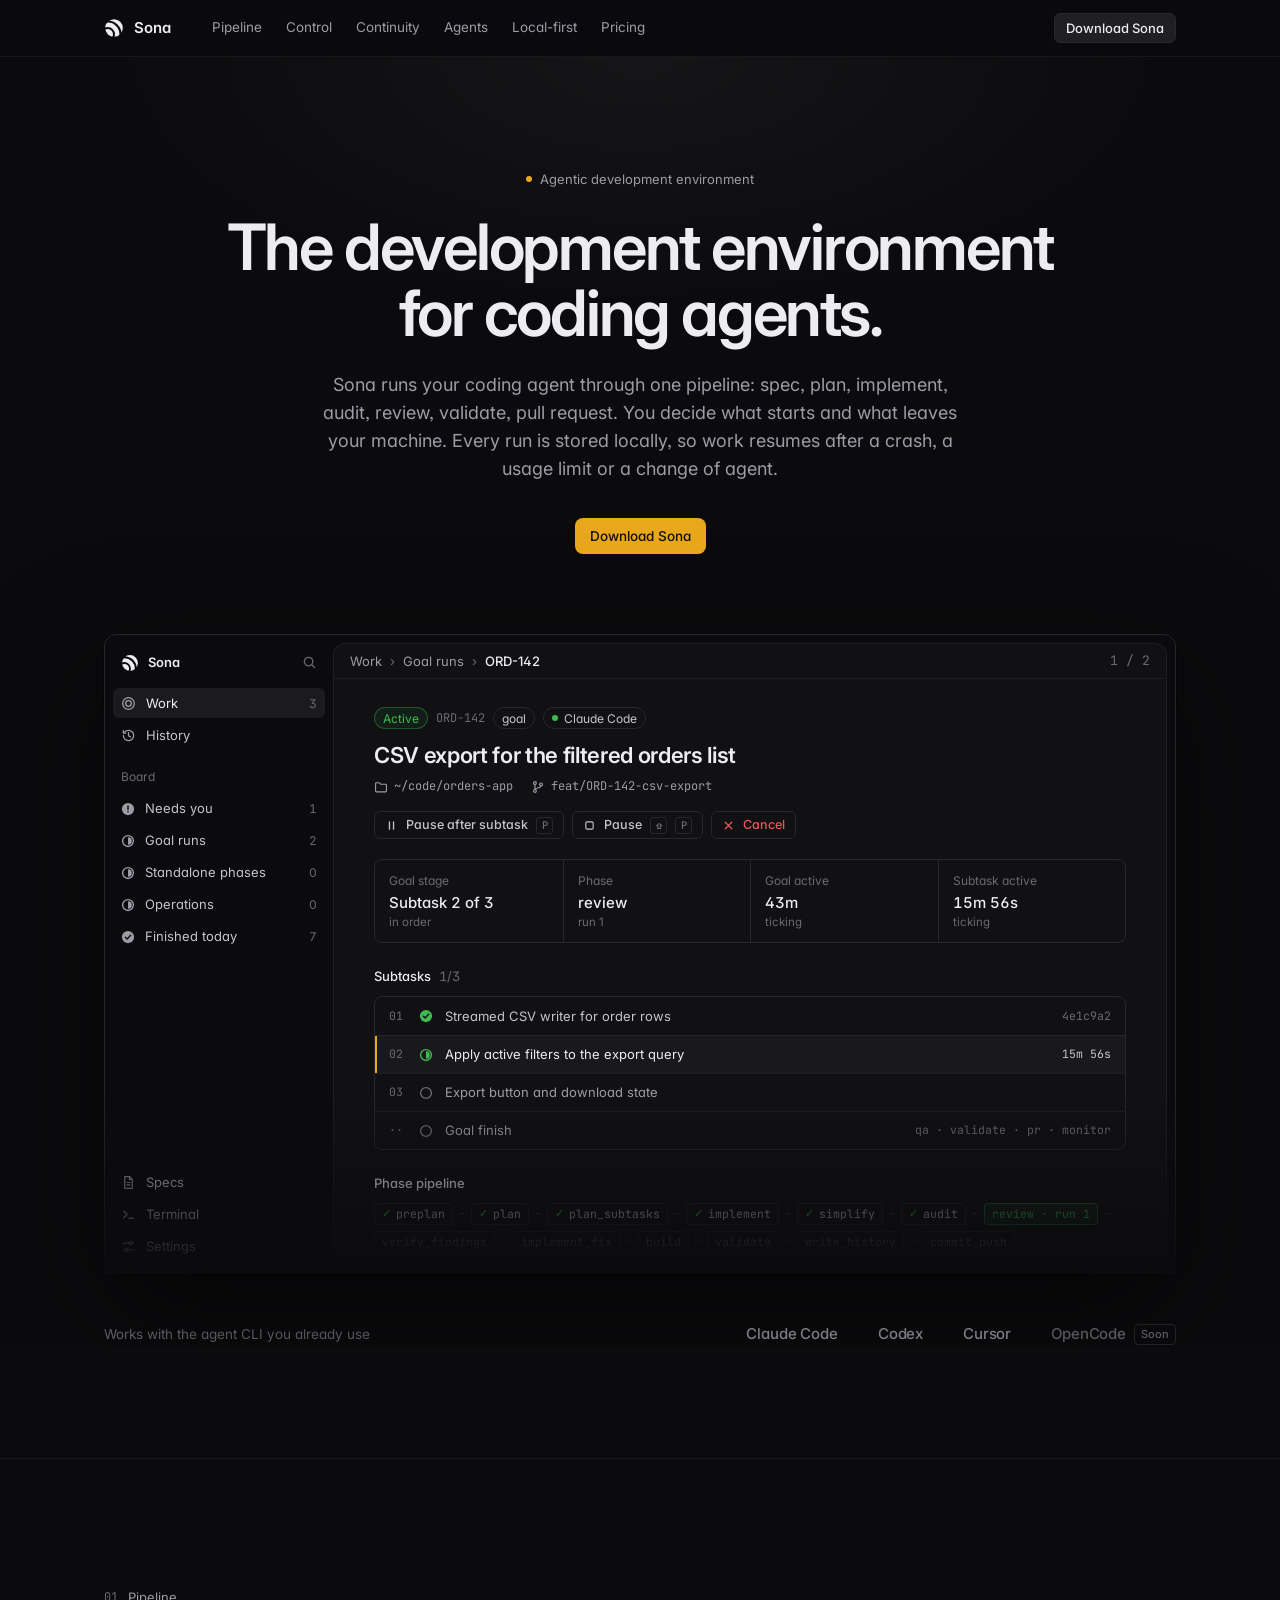
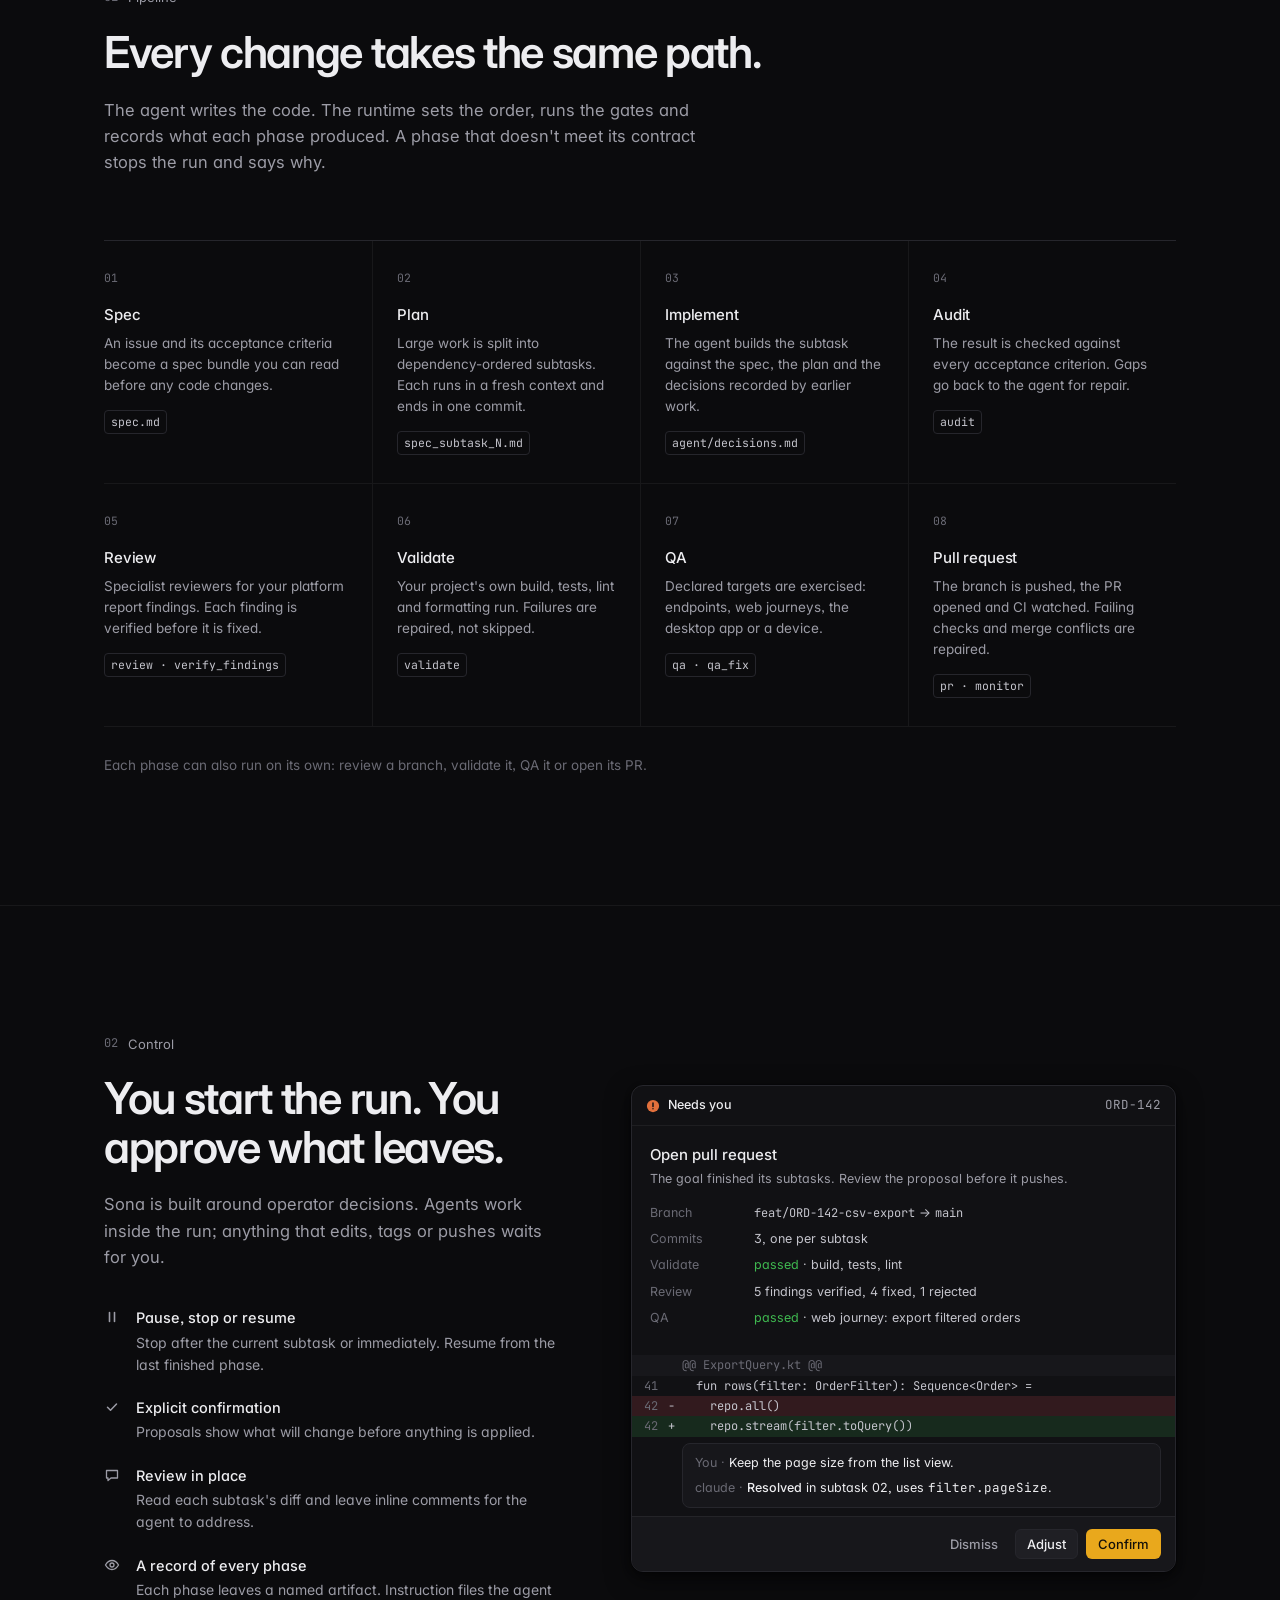
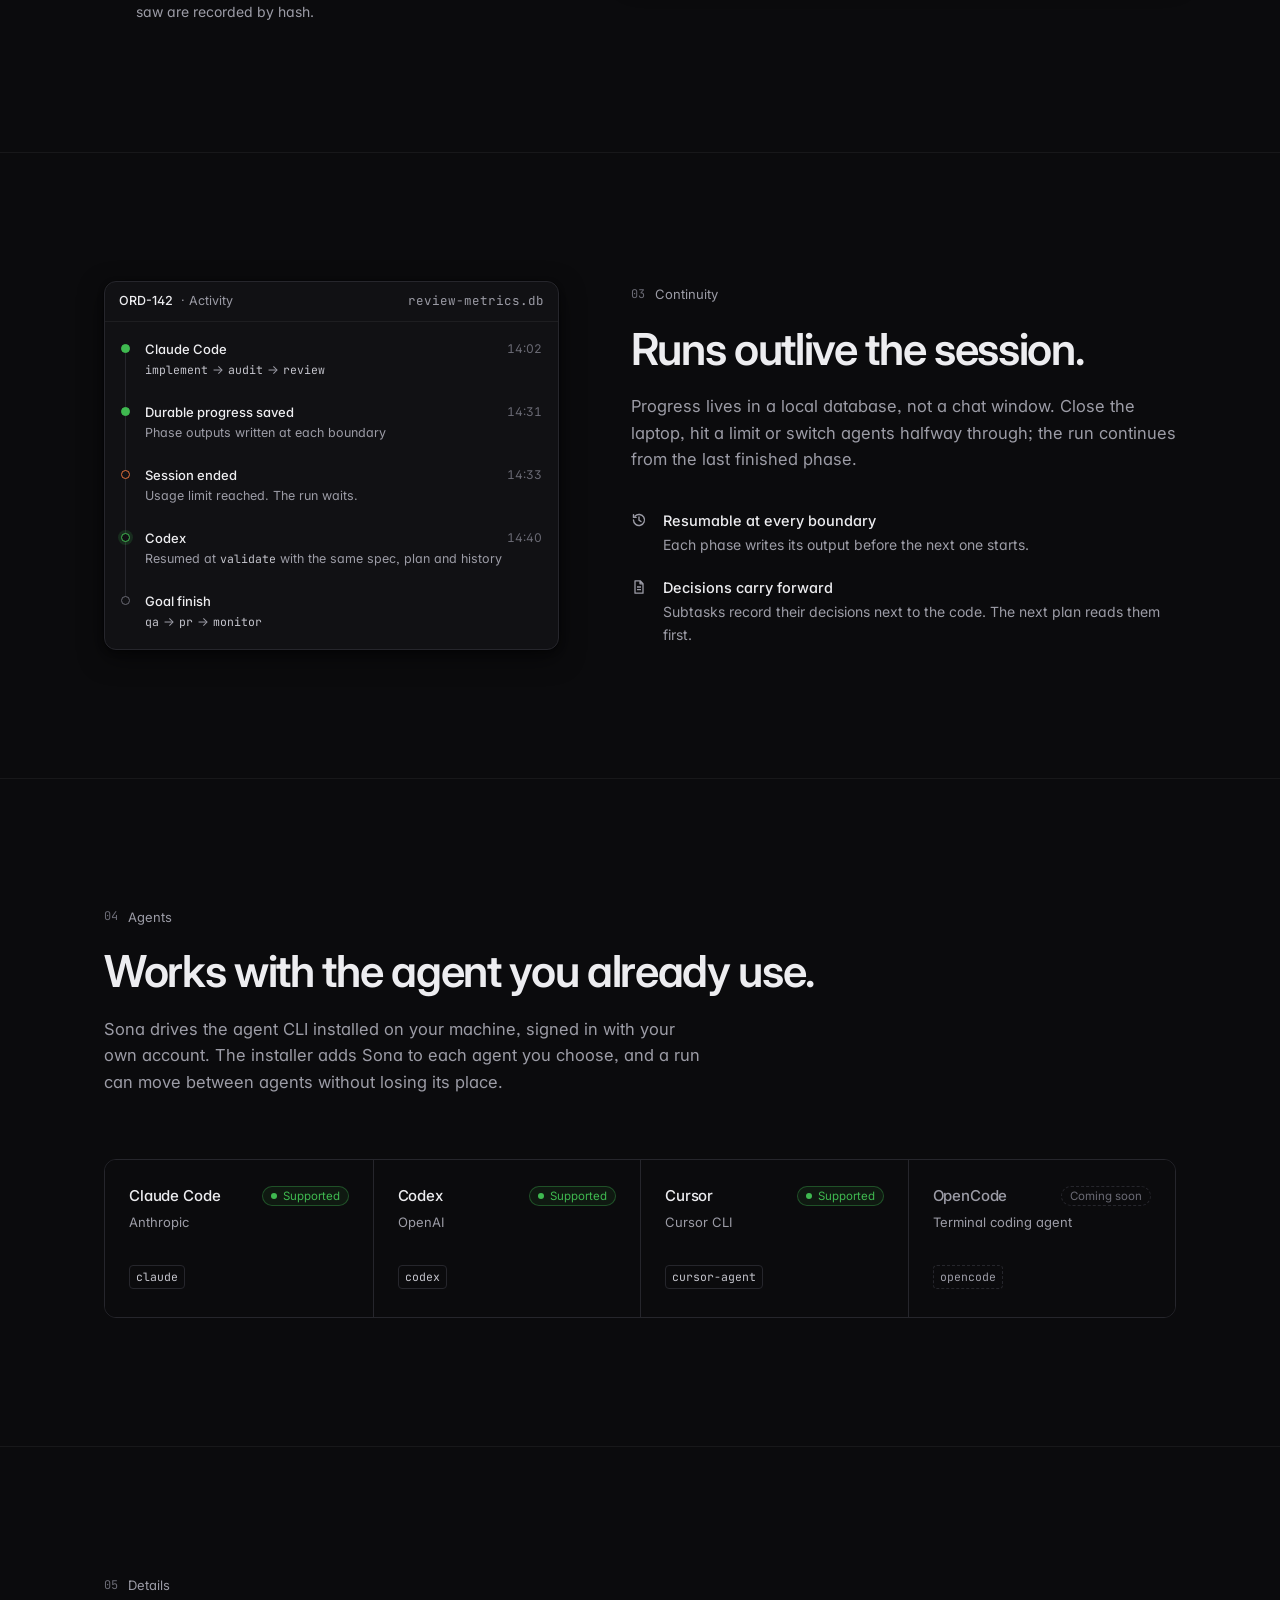
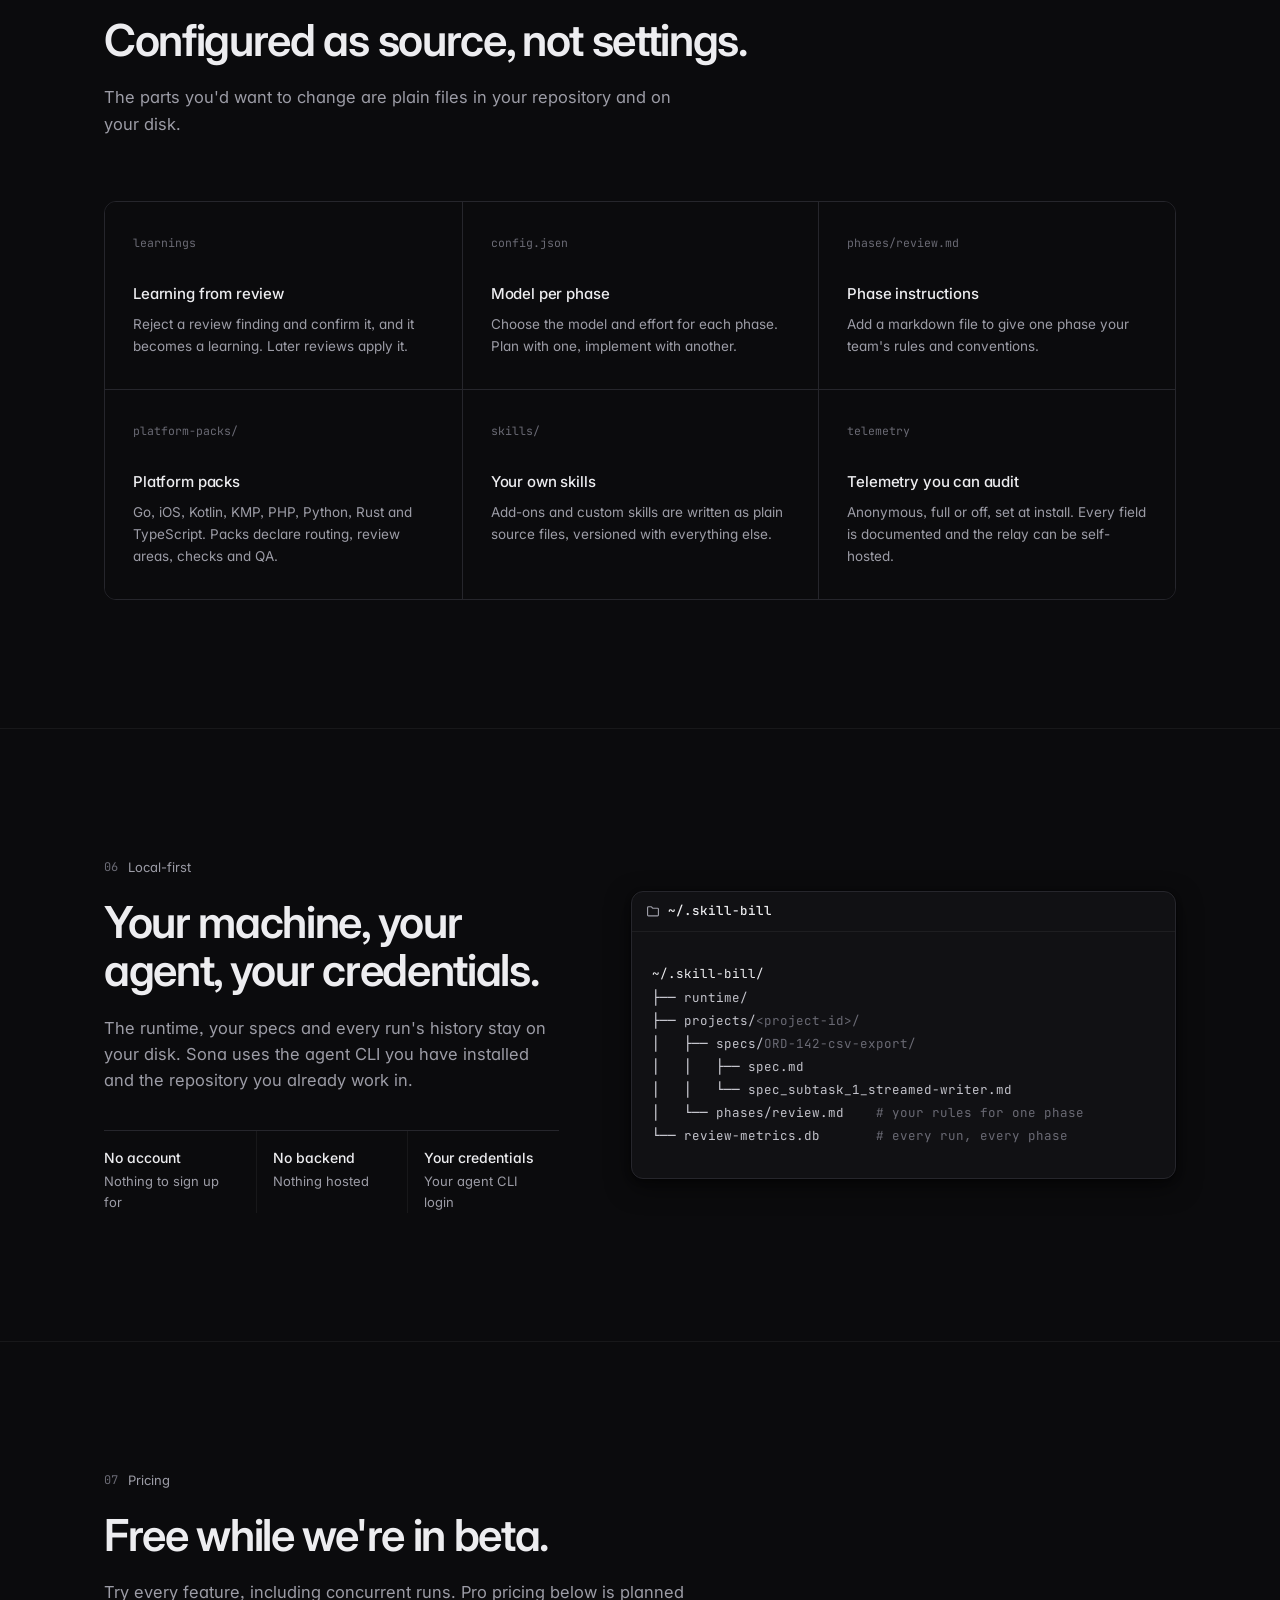
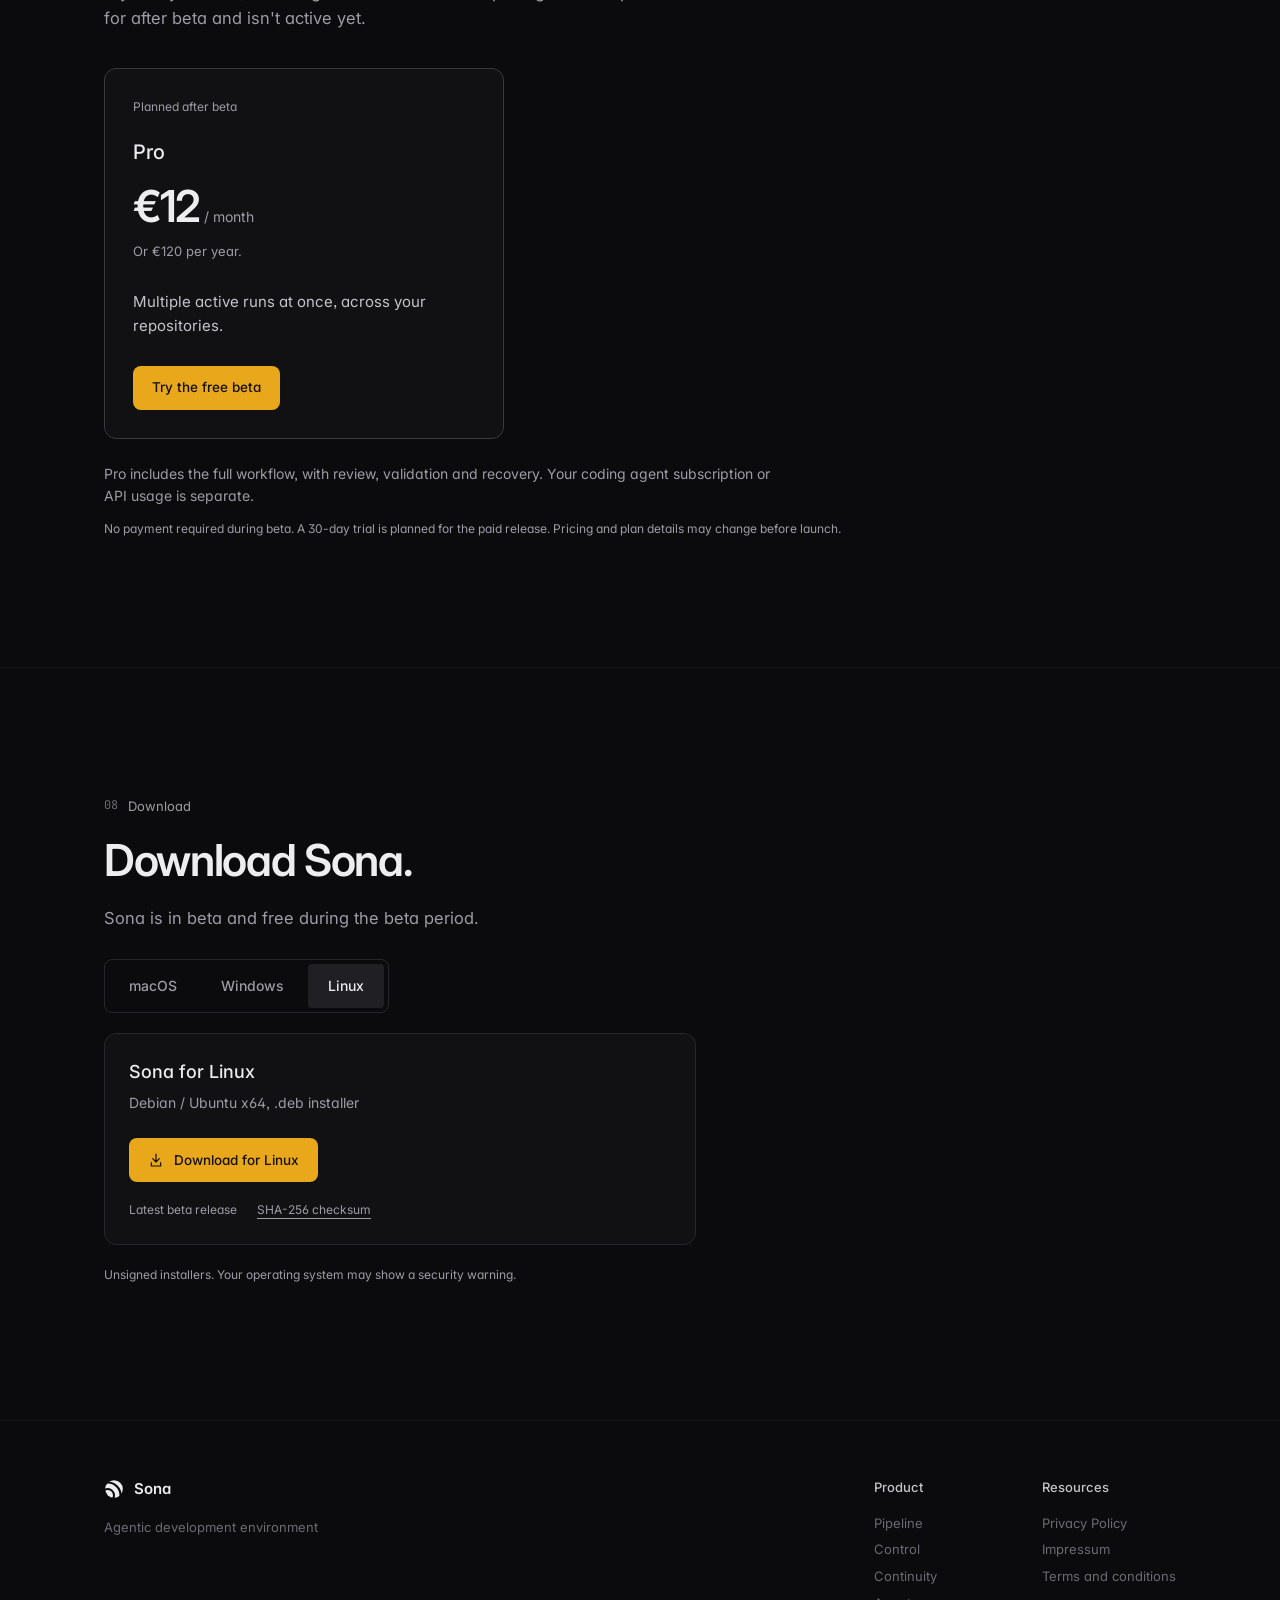
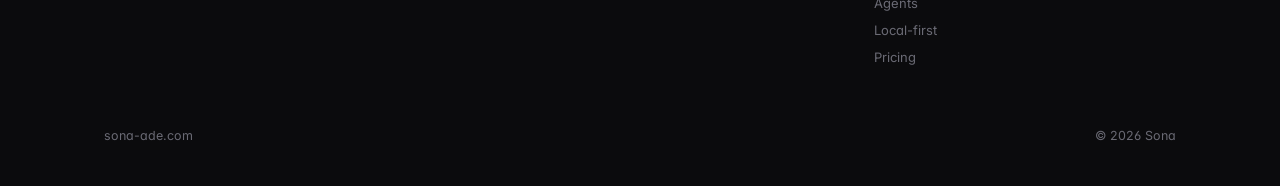
<file: index.html>
<!doctype html>
<html lang="en">
  <head>
    <meta charset="utf-8" />
    <meta name="viewport" content="width=device-width, initial-scale=1, viewport-fit=cover" />
    <title>Sona — Agentic development environment</title>
    <meta
      name="description"
      content="Sona is an agentic development environment. It runs your coding agent through one pipeline: spec, plan, implement, audit, review, validate, pull request. Every run is stored on your machine, so work resumes after a crash, a usage limit or a change of agent."
    />
    <meta name="theme-color" content="#0B0B0D" />
    <link rel="canonical" href="https://sona-ade.com/" />
    <meta property="og:type" content="website" />
    <meta property="og:site_name" content="Sona" />
    <meta property="og:url" content="https://sona-ade.com/" />
    <meta property="og:title" content="Sona — Agentic development environment" />
    <meta
      property="og:description"
      content="The development environment for coding agents. One pipeline from spec to pull request, with every run kept on your machine."
    />
    <meta property="og:image" content="https://sona-ade.com/assets/og-image.png" />
    <meta property="og:image:width" content="1200" />
    <meta property="og:image:height" content="630" />
    <meta property="og:image:alt" content="Sona. The development environment for coding agents." />
    <meta name="twitter:card" content="summary_large_image" />
    <meta name="twitter:image" content="https://sona-ade.com/assets/og-image.png" />
    <link rel="icon" href="assets/sona-mark.svg" type="image/svg+xml" />
    <link rel="preconnect" href="https://fonts.googleapis.com" />
    <link rel="preconnect" href="https://fonts.gstatic.com" crossorigin />
    <link
      href="https://fonts.googleapis.com/css2?family=Inter:wght@400;500;600&amp;family=JetBrains+Mono:wght@400;500&amp;display=swap"
      rel="stylesheet"
    />
    <link rel="stylesheet" href="styles.css" />
  </head>
<body>
  <svg class="sprite" width="0" height="0" aria-hidden="true" focusable="false">
    <defs>
      <clipPath id="ping-clip"><circle cx="50" cy="50" r="44" /></clipPath>
    </defs>
    <symbol id="ping" viewBox="0 0 100 100">
      <g clip-path="url(#ping-clip)" fill="none" stroke="currentColor">
        <circle cx="18.9" cy="81.1" r="13" stroke-width="26" />
        <circle cx="18.9" cy="81.1" r="47" stroke-width="22" />
        <circle cx="18.9" cy="81.1" r="80" stroke-width="22" />
      </g>
    </symbol>
    <symbol id="s-done" viewBox="0 0 16 16"><circle cx="8" cy="8" r="7" fill="currentColor" /><path d="m5 8.2 2 2 4-4.2" fill="none" stroke="#111114" stroke-width="1.7" stroke-linecap="round" stroke-linejoin="round" /></symbol>
    <symbol id="s-run" viewBox="0 0 16 16"><circle cx="8" cy="8" r="6.2" fill="none" stroke="currentColor" stroke-width="1.6" /><path d="M8 3.6a4.4 4.4 0 0 1 0 8.8Z" fill="currentColor" /></symbol>
    <symbol id="s-todo" viewBox="0 0 16 16"><circle cx="8" cy="8" r="6.2" fill="none" stroke="currentColor" stroke-width="1.5" /></symbol>
    <symbol id="s-warn" viewBox="0 0 16 16"><circle cx="8" cy="8" r="7" fill="currentColor" /><path d="M8 4.5v4.2M8 11v.2" stroke="#111114" stroke-width="1.7" stroke-linecap="round" /></symbol>
    <symbol id="i-work" viewBox="0 0 16 16"><circle cx="8" cy="8" r="6.2" fill="none" stroke="currentColor" stroke-width="1.4" /><circle cx="8" cy="8" r="3" fill="none" stroke="currentColor" stroke-width="1.4" /></symbol>
    <symbol id="i-history" viewBox="0 0 16 16"><path d="M2.5 8a5.5 5.5 0 1 0 1.6-3.9M2.5 2.8v2.6h2.6M8 5v3.2l2 1.3" fill="none" stroke="currentColor" stroke-width="1.4" stroke-linecap="round" stroke-linejoin="round" /></symbol>
    <symbol id="i-spec" viewBox="0 0 16 16"><path d="M4 1.8h5.2L12 4.6v9.6H4Z M9 1.8v3h3M6 8h4M6 10.6h4" fill="none" stroke="currentColor" stroke-width="1.3" stroke-linejoin="round" /></symbol>
    <symbol id="i-term" viewBox="0 0 16 16"><path d="m3 4.5 3.5 3.5L3 11.5M8.5 12H13" fill="none" stroke="currentColor" stroke-width="1.4" stroke-linecap="round" stroke-linejoin="round" /></symbol>
    <symbol id="i-settings" viewBox="0 0 16 16"><path d="M2.5 4.5h6M11.5 4.5h2M2.5 11.5h2M7.5 11.5h6" stroke="currentColor" stroke-width="1.4" stroke-linecap="round" /><circle cx="10" cy="4.5" r="1.6" fill="none" stroke="currentColor" stroke-width="1.4" /><circle cx="6" cy="11.5" r="1.6" fill="none" stroke="currentColor" stroke-width="1.4" /></symbol>
    <symbol id="i-search" viewBox="0 0 16 16"><circle cx="7" cy="7" r="4.5" fill="none" stroke="currentColor" stroke-width="1.4" /><path d="m10.4 10.4 3.1 3.1" stroke="currentColor" stroke-width="1.4" stroke-linecap="round" /></symbol>
    <symbol id="i-folder" viewBox="0 0 16 16"><path d="M1.8 4.2c0-.6.4-1 1-1h3.4l1.4 1.6h5.6c.6 0 1 .4 1 1v6.8c0 .6-.4 1-1 1H2.8c-.6 0-1-.4-1-1Z" fill="none" stroke="currentColor" stroke-width="1.3" stroke-linejoin="round" /></symbol>
    <symbol id="i-branch" viewBox="0 0 16 16"><circle cx="4.5" cy="3.5" r="1.6" fill="none" stroke="currentColor" stroke-width="1.3" /><circle cx="4.5" cy="12.5" r="1.6" fill="none" stroke="currentColor" stroke-width="1.3" /><circle cx="11.5" cy="5" r="1.6" fill="none" stroke="currentColor" stroke-width="1.3" /><path d="M4.5 5.1v5.8M11.5 6.6c0 3-7 2.2-7 4.3" fill="none" stroke="currentColor" stroke-width="1.3" /></symbol>
    <symbol id="i-pause" viewBox="0 0 16 16"><path d="M5.5 3.5v9M10.5 3.5v9" stroke="currentColor" stroke-width="1.6" stroke-linecap="round" /></symbol>
    <symbol id="i-stop" viewBox="0 0 16 16"><rect x="3.5" y="3.5" width="9" height="9" rx="1.5" fill="none" stroke="currentColor" stroke-width="1.4" /></symbol>
    <symbol id="i-x" viewBox="0 0 16 16"><path d="m4 4 8 8M12 4l-8 8" stroke="currentColor" stroke-width="1.5" stroke-linecap="round" /></symbol>
    <symbol id="i-check" viewBox="0 0 16 16"><path d="m3.5 8.3 3 3 6-6.3" fill="none" stroke="currentColor" stroke-width="1.5" stroke-linecap="round" stroke-linejoin="round" /></symbol>
    <symbol id="i-eye" viewBox="0 0 16 16"><path d="M1.5 8S4 3.5 8 3.5 14.5 8 14.5 8 12 12.5 8 12.5 1.5 8 1.5 8Z" fill="none" stroke="currentColor" stroke-width="1.3" /><circle cx="8" cy="8" r="2" fill="none" stroke="currentColor" stroke-width="1.3" /></symbol>
    <symbol id="i-comment" viewBox="0 0 16 16"><path d="M2.5 3.5h11v7.5H7l-3 2.5V11H2.5Z" fill="none" stroke="currentColor" stroke-width="1.3" stroke-linejoin="round" /></symbol>
  </svg>

  <a class="skip-link" href="#main">Skip to content</a>

  <header class="site-header">
    <div class="wrap header-inner">
      <a class="brand" href="#top" aria-label="Sona home">
        <svg class="mark" width="20" height="20" aria-hidden="true"><use href="#ping" /></svg>
        Sona
      </a>
      <nav class="site-nav" aria-label="Primary">
        <a href="#pipeline">Pipeline</a>
        <a href="#control">Control</a>
        <a href="#continuity">Continuity</a>
        <a href="#agents">Agents</a>
        <a href="#local">Local-first</a>
        <a href="#pricing">Pricing</a>
      </nav>
      <div class="header-actions">
        <a class="btn btn-secondary btn-sm" href="#download">Download Sona</a>
      </div>
    </div>
  </header>

  <main id="main">
    <!-- Hero -->
    <section class="hero" id="top" aria-labelledby="hero-title">
      <div class="wrap hero-inner">
        <p class="label"><span class="tick" aria-hidden="true"></span>Agentic development environment</p>
        <h1 id="hero-title" class="hero-title">The development environment for coding agents.</h1>
        <p class="hero-lede">
          Sona runs your coding agent through one pipeline: spec, plan, implement, audit, review, validate, pull request.
          You decide what starts and what leaves your machine. Every run is stored locally, so work resumes after a crash, a usage limit or a change of agent.
        </p>
        <div class="hero-actions">
          <a class="btn btn-primary" href="#download">Download Sona</a>
        </div>
      </div>

      <div class="wrap">
        <div class="stage">
          <div class="app" role="img" aria-label="The Sona desktop app showing a goal run. Subtask 2 of 3 is in progress and the phase pipeline is in its review stages.">
            <aside class="app-side" aria-hidden="true">
              <div class="app-brand">
                <svg class="mark" width="18" height="18"><use href="#ping" /></svg>Sona
                <svg class="search" width="15" height="15"><use href="#i-search" /></svg>
              </div>
              <div class="nav-item is-on"><svg width="15" height="15"><use href="#i-work" /></svg>Work<em>3</em></div>
              <div class="nav-item"><svg width="15" height="15"><use href="#i-history" /></svg>History</div>
              <p class="nav-group">Board</p>
              <div class="nav-item"><svg class="si si--warn"><use href="#s-warn" /></svg>Needs you<em>1</em></div>
              <div class="nav-item"><svg class="si si--run"><use href="#s-run" /></svg>Goal runs<em>2</em></div>
              <div class="nav-item"><svg class="si si--run"><use href="#s-run" /></svg>Standalone phases<em>0</em></div>
              <div class="nav-item"><svg class="si si--run"><use href="#s-run" /></svg>Operations<em>0</em></div>
              <div class="nav-item"><svg class="si si--done"><use href="#s-done" /></svg>Finished today<em>7</em></div>
              <div class="nav-spacer"></div>
              <div class="nav-item"><svg width="15" height="15"><use href="#i-spec" /></svg>Specs</div>
              <div class="nav-item"><svg width="15" height="15"><use href="#i-term" /></svg>Terminal</div>
              <div class="nav-item"><svg width="15" height="15"><use href="#i-settings" /></svg>Settings</div>
            </aside>

            <div class="app-panel" aria-hidden="true">
              <div class="app-top">
                <span>Work</span><span class="sep">›</span><span>Goal runs</span><span class="sep">›</span><b>ORD-142</b>
                <span class="tools mono">1 / 2</span>
              </div>
              <div class="app-body">
                <div class="detail">
                  <div class="chips">
                    <span class="chip chip--active">Active</span>
                    <span class="chip-key mono">ORD-142</span>
                    <span class="chip">goal</span>
                    <span class="chip"><span class="dot dot--active"></span>Claude Code</span>
                  </div>
                  <p class="detail-title">CSV export for the filtered orders list</p>
                  <div class="detail-meta">
                    <span><svg width="14" height="14"><use href="#i-folder" /></svg><code>~/code/orders-app</code></span>
                    <span><svg width="14" height="14"><use href="#i-branch" /></svg><code>feat/ORD-142-csv-export</code></span>
                  </div>
                  <div class="controls">
                    <span class="ctl"><svg width="13" height="13"><use href="#i-pause" /></svg>Pause after subtask <kbd>P</kbd></span>
                    <span class="ctl"><svg width="13" height="13"><use href="#i-stop" /></svg>Pause <kbd>⇧</kbd><kbd>P</kbd></span>
                    <span class="ctl ctl--danger"><svg width="13" height="13"><use href="#i-x" /></svg>Cancel</span>
                  </div>
                  <div class="stats">
                    <div class="stat"><small>Goal stage</small><b>Subtask 2 of 3</b><i>in order</i></div>
                    <div class="stat"><small>Phase</small><b id="m-phase">review</b><i>run 1</i></div>
                    <div class="stat"><small>Goal active</small><b id="m-goal">43m</b><i>ticking</i></div>
                    <div class="stat"><small>Subtask active</small><b id="m-sub">15m 54s</b><i>ticking</i></div>
                  </div>

                  <p class="block-head">Subtasks <em>1/3</em></p>
                  <ul class="subtasks">
                    <li class="subtask"><span class="n">01</span><svg class="si si--done"><use href="#s-done" /></svg>Streamed CSV writer for order rows<span class="end">4e1c9a2</span></li>
                    <li class="subtask is-run"><span class="n">02</span><svg class="si si--run"><use href="#s-run" /></svg>Apply active filters to the export query<span class="end" id="m-sub-row">15m 54s</span></li>
                    <li class="subtask is-todo"><span class="n">03</span><svg class="si si--todo"><use href="#s-todo" /></svg>Export button and download state<span class="end"></span></li>
                    <li class="subtask is-todo"><span class="n">··</span><svg class="si si--todo"><use href="#s-todo" /></svg>Goal finish<span class="end">qa · validate · pr · monitor</span></li>
                  </ul>

                  <p class="block-head">Phase pipeline</p>
                  <div class="pipeline" id="m-pipeline"></div>

                  <p class="block-head">Activity <em id="m-act-count">3</em></p>
                  <ul class="activity" id="m-activity">
                    <li><span class="av av--claude">Cl</span><span><b>claude</b> durable progress <span class="ago">· 8s ago</span></span></li>
                    <li><span class="av av--claude">Cl</span><span><b>claude</b> edited <code>src/orders/export/ExportQuery.kt</code> <span class="ago">· 51s ago</span></span></li>
                    <li><span class="av av--run">✓</span><span><b>audit</b> 6 of 6 acceptance criteria met <span class="ago">· 2m ago</span></span></li>
                  </ul>
                </div>
              </div>
            </div>
          </div>
        </div>

        <div class="agents">
          <p>Works with the agent CLI you already use</p>
          <ul>
            <li>Claude Code</li>
            <li>Codex</li>
            <li>Cursor</li>
            <li class="is-soon">OpenCode <span class="soon">Soon</span></li>
          </ul>
        </div>
      </div>
    </section>

    <!-- Pipeline -->
    <section class="section section-first" id="pipeline" aria-labelledby="pipeline-title">
      <div class="wrap">
        <p class="eyebrow"><span class="num">01</span>Pipeline</p>
        <h2 id="pipeline-title">Every change takes the same path.</h2>
        <p class="lede">The agent writes the code. The runtime sets the order, runs the gates and records what each phase produced. A phase that doesn't meet its contract stops the run and says why.</p>

        <ol class="stages">
          <li class="stg"><span class="n">01</span><h3>Spec</h3><p>An issue and its acceptance criteria become a spec bundle you can read before any code changes.</p><code>spec.md</code></li>
          <li class="stg"><span class="n">02</span><h3>Plan</h3><p>Large work is split into dependency-ordered subtasks. Each runs in a fresh context and ends in one commit.</p><code>spec_subtask_N.md</code></li>
          <li class="stg"><span class="n">03</span><h3>Implement</h3><p>The agent builds the subtask against the spec, the plan and the decisions recorded by earlier work.</p><code>agent/decisions.md</code></li>
          <li class="stg"><span class="n">04</span><h3>Audit</h3><p>The result is checked against every acceptance criterion. Gaps go back to the agent for repair.</p><code>audit</code></li>
          <li class="stg"><span class="n">05</span><h3>Review</h3><p>Specialist reviewers for your platform report findings. Each finding is verified before it is fixed.</p><code>review · verify_findings</code></li>
          <li class="stg"><span class="n">06</span><h3>Validate</h3><p>Your project's own build, tests, lint and formatting run. Failures are repaired, not skipped.</p><code>validate</code></li>
          <li class="stg"><span class="n">07</span><h3>QA</h3><p>Declared targets are exercised: endpoints, web journeys, the desktop app or a device.</p><code>qa · qa_fix</code></li>
          <li class="stg"><span class="n">08</span><h3>Pull request</h3><p>The branch is pushed, the PR opened and CI watched. Failing checks and merge conflicts are repaired.</p><code>pr · monitor</code></li>
        </ol>
        <p class="note">Each phase can also run on its own: review a branch, validate it, QA it or open its PR.</p>
      </div>
    </section>

    <!-- Control -->
    <section class="section" id="control" aria-labelledby="control-title">
      <div class="wrap split">
        <div>
          <p class="eyebrow"><span class="num">02</span>Control</p>
          <h2 id="control-title">You start the run. You approve what leaves.</h2>
          <p class="lede">Sona is built around operator decisions. Agents work inside the run; anything that edits, tags or pushes waits for you.</p>
          <ul class="points">
            <li><svg width="16" height="16" aria-hidden="true"><use href="#i-pause" /></svg><div><b>Pause, stop or resume</b><span>Stop after the current subtask or immediately. Resume from the last finished phase.</span></div></li>
            <li><svg width="16" height="16" aria-hidden="true"><use href="#i-check" /></svg><div><b>Explicit confirmation</b><span>Proposals show what will change before anything is applied.</span></div></li>
            <li><svg width="16" height="16" aria-hidden="true"><use href="#i-comment" /></svg><div><b>Review in place</b><span>Read each subtask's diff and leave inline comments for the agent to address.</span></div></li>
            <li><svg width="16" height="16" aria-hidden="true"><use href="#i-eye" /></svg><div><b>A record of every phase</b><span>Each phase leaves a named artifact. Instruction files the agent saw are recorded by hash.</span></div></li>
          </ul>
        </div>

        <div class="surface" role="img" aria-label="A confirmation card for opening a pull request, with Dismiss, Adjust and Confirm buttons.">
          <div aria-hidden="true">
            <div class="surface-head"><svg class="si si--warn"><use href="#s-warn" /></svg><b>Needs you</b><span class="right mono">ORD-142</span></div>
            <div class="confirm-body">
              <p class="confirm-title">Open pull request</p>
              <p class="confirm-sub">The goal finished its subtasks. Review the proposal before it pushes.</p>
              <dl class="kv">
                <dt>Branch</dt><dd><code>feat/ORD-142-csv-export</code> → <code>main</code></dd>
                <dt>Commits</dt><dd>3, one per subtask</dd>
                <dt>Validate</dt><dd><span class="ok">passed</span> · build, tests, lint</dd>
                <dt>Review</dt><dd>5 findings verified, 4 fixed, 1 rejected</dd>
                <dt>QA</dt><dd><span class="ok">passed</span> · web journey: export filtered orders</dd>
              </dl>
            </div>
            <div class="diff">
              <div class="ln ln--hunk"><i></i><span></span>@@ ExportQuery.kt @@</div>
              <div class="ln"><i>41</i><span> </span>  fun rows(filter: OrderFilter): Sequence&lt;Order&gt; =</div>
              <div class="ln ln--del"><i>42</i><span>-</span>    repo.all()</div>
              <div class="ln ln--add"><i>42</i><span>+</span>    repo.stream(filter.toQuery())</div>
              <div class="thread">
                <p><span class="who">You ·</span> Keep the page size from the list view.</p>
                <p><span class="who">claude ·</span> <b>Resolved</b> in subtask 02, uses <code>filter.pageSize</code>.</p>
              </div>
            </div>
            <div class="confirm-actions">
              <span class="btn btn-quiet btn-sm">Dismiss</span>
              <span class="btn btn-secondary btn-sm">Adjust</span>
              <span class="btn btn-primary btn-sm">Confirm</span>
            </div>
          </div>
        </div>
      </div>
    </section>

    <!-- Continuity -->
    <section class="section" id="continuity" aria-labelledby="continuity-title">
      <div class="wrap split">
        <div class="surface" role="img" aria-label="A run timeline. Claude Code completes implement, audit and review, the session hits a usage limit, and Codex resumes the run at validate.">
          <div aria-hidden="true">
            <div class="surface-head"><b>ORD-142</b><span>· Activity</span><span class="right mono">review-metrics.db</span></div>
            <ol class="timeline">
              <li class="tl tl--done"><span class="node"></span><div><b>Claude Code</b><p><code>implement</code> → <code>audit</code> → <code>review</code></p></div><time>14:02</time></li>
              <li class="tl tl--done"><span class="node"></span><div><b>Durable progress saved</b><p>Phase outputs written at each boundary</p></div><time>14:31</time></li>
              <li class="tl tl--cut"><span class="node"></span><div><b>Session ended</b><p>Usage limit reached. The run waits.</p></div><time>14:33</time></li>
              <li class="tl tl--run"><span class="node"></span><div><b>Codex</b><p>Resumed at <code>validate</code> with the same spec, plan and history</p></div><time>14:40</time></li>
              <li class="tl"><span class="node"></span><div><b>Goal finish</b><p><code>qa</code> → <code>pr</code> → <code>monitor</code></p></div><time></time></li>
            </ol>
          </div>
        </div>

        <div>
          <p class="eyebrow"><span class="num">03</span>Continuity</p>
          <h2 id="continuity-title">Runs outlive the session.</h2>
          <p class="lede">Progress lives in a local database, not a chat window. Close the laptop, hit a limit or switch agents halfway through; the run continues from the last finished phase.</p>
          <ul class="points">
            <li><svg width="16" height="16" aria-hidden="true"><use href="#i-history" /></svg><div><b>Resumable at every boundary</b><span>Each phase writes its output before the next one starts.</span></div></li>
            <li><svg width="16" height="16" aria-hidden="true"><use href="#i-spec" /></svg><div><b>Decisions carry forward</b><span>Subtasks record their decisions next to the code. The next plan reads them first.</span></div></li>
          </ul>
        </div>
      </div>
    </section>

    <!-- Agents -->
    <section class="section" id="agents" aria-labelledby="agents-title">
      <div class="wrap">
        <p class="eyebrow"><span class="num">04</span>Agents</p>
        <h2 id="agents-title">Works with the agent you already use.</h2>
        <p class="lede">Sona drives the agent CLI installed on your machine, signed in with your own account. The installer adds Sona to each agent you choose, and a run can move between agents without losing its place.</p>
        <ul class="agent-grid">
          <li class="agent-card">
            <div class="agent-head"><h3>Claude Code</h3><span class="status status--ok">Supported</span></div>
            <p>Anthropic</p>
            <code>claude</code>
          </li>
          <li class="agent-card">
            <div class="agent-head"><h3>Codex</h3><span class="status status--ok">Supported</span></div>
            <p>OpenAI</p>
            <code>codex</code>
          </li>
          <li class="agent-card">
            <div class="agent-head"><h3>Cursor</h3><span class="status status--ok">Supported</span></div>
            <p>Cursor CLI</p>
            <code>cursor-agent</code>
          </li>
          <li class="agent-card agent-card--soon">
            <div class="agent-head"><h3>OpenCode</h3><span class="status status--soon">Coming soon</span></div>
            <p>Terminal coding agent</p>
            <code>opencode</code>
          </li>
        </ul>
      </div>
    </section>

    <!-- Features -->
    <section class="section" id="features" aria-labelledby="features-title">
      <div class="wrap">
        <p class="eyebrow"><span class="num">05</span>Details</p>
        <h2 id="features-title">Configured as source, not settings.</h2>
        <p class="lede">The parts you'd want to change are plain files in your repository and on your disk.</p>
        <div class="grid">
          <article class="cell"><code>learnings</code><h3>Learning from review</h3><p>Reject a review finding and confirm it, and it becomes a learning. Later reviews apply it.</p></article>
          <article class="cell"><code>config.json</code><h3>Model per phase</h3><p>Choose the model and effort for each phase. Plan with one, implement with another.</p></article>
          <article class="cell"><code>phases/review.md</code><h3>Phase instructions</h3><p>Add a markdown file to give one phase your team's rules and conventions.</p></article>
          <article class="cell"><code>platform-packs/</code><h3>Platform packs</h3><p>Go, iOS, Kotlin, KMP, PHP, Python, Rust and TypeScript. Packs declare routing, review areas, checks and QA.</p></article>
          <article class="cell"><code>skills/</code><h3>Your own skills</h3><p>Add-ons and custom skills are written as plain source files, versioned with everything else.</p></article>
          <article class="cell"><code>telemetry</code><h3>Telemetry you can audit</h3><p>Anonymous, full or off, set at install. Every field is documented and the relay can be self-hosted.</p></article>
        </div>
      </div>
    </section>

    <!-- Local-first -->
    <section class="section" id="local" aria-labelledby="local-title">
      <div class="wrap split">
        <div>
          <p class="eyebrow"><span class="num">06</span>Local-first</p>
          <h2 id="local-title">Your machine, your agent, your credentials.</h2>
          <p class="lede">The runtime, your specs and every run's history stay on your disk. Sona uses the agent CLI you have installed and the repository you already work in.</p>
          <div class="facts">
            <div><b>No account</b><span>Nothing to sign up for</span></div>
            <div><b>No backend</b><span>Nothing hosted</span></div>
            <div><b>Your credentials</b><span>Your agent CLI login</span></div>
          </div>
        </div>
        <div class="surface">
          <div class="surface-head"><svg width="14" height="14" aria-hidden="true"><use href="#i-folder" /></svg><b class="mono">~/.skill-bill</b></div>
<pre class="tree"><span class="h">~/.skill-bill/</span>
├── runtime/
├── projects/<span class="d">&lt;project-id&gt;/</span>
│   ├── specs/<span class="d">ORD-142-csv-export/</span>
│   │   ├── spec.md
│   │   └── spec_subtask_1_streamed-writer.md
│   └── phases/review.md    <span class="d"># your rules for one phase</span>
└── review-metrics.db       <span class="d"># every run, every phase</span></pre>
        </div>
      </div>
    </section>

    <!-- Pricing -->
    <section class="section pricing" id="pricing" aria-labelledby="pricing-title">
      <div class="wrap">
        <p class="eyebrow"><span class="num">07</span>Pricing</p>
        <h2 id="pricing-title">Free while we're in beta.</h2>
        <p class="lede">Try every feature, including concurrent runs. Pro pricing below is planned for after beta and isn't active yet.</p>
        <div class="pricing-plans" aria-label="Planned pricing after beta">
          <article class="pricing-plan pricing-plan-pro" aria-labelledby="pro-title">
            <p class="pricing-timing">Planned after beta</p>
            <h3 id="pro-title">Pro</h3>
            <p class="pricing-price">€12<span> / month</span></p>
            <p class="pricing-billing">Or €120 per year.</p>
            <p class="pricing-description">Multiple active runs at once, across your repositories.</p>
            <a class="btn btn-primary" href="#download">Try the free beta</a>
          </article>
        </div>
        <p class="pricing-details">Pro includes the full workflow, with review, validation and recovery. Your coding agent subscription or API usage is separate.</p>
        <p class="pricing-status">No payment required during beta. A 30-day trial is planned for the paid release. Pricing and plan details may change before launch.</p>
      </div>
    </section>

    <!-- Downloads -->
    <section class="section downloads" id="download" aria-labelledby="download-title">
      <div class="wrap">
        <p class="eyebrow"><span class="num">08</span>Download</p>
        <h2 id="download-title">Download Sona.</h2>
        <p class="lede">Sona is in beta and free during the beta period.</p>
        <div class="platform-picker" role="group" aria-label="Choose operating system" hidden>
          <button type="button" data-os="mac" aria-pressed="false">macOS</button>
          <button type="button" data-os="windows" aria-pressed="false">Windows</button>
          <button type="button" data-os="linux" aria-pressed="false">Linux</button>
        </div>
        <div class="download-package" aria-live="polite" aria-atomic="true" hidden>
          <h3 id="download-platform">Choose your operating system</h3>
          <p class="download-compat" id="download-compat">Select a desktop platform above to see its installer.</p>
          <a class="btn btn-primary download-primary" id="download-link" hidden>
            <svg width="16" height="16" viewBox="0 0 24 24" fill="none" stroke="currentColor" stroke-width="1.8" stroke-linecap="round" stroke-linejoin="round" aria-hidden="true"><path d="M12 3v12m-5-5 5 5 5-5M5 16v5h14v-5" /></svg>
            <span id="download-label"></span>
          </a>
          <div class="download-meta" id="download-meta" hidden>
            <span>Latest beta release</span>
            <a id="download-checksum">SHA-256 checksum</a>
          </div>
        </div>
        <noscript>
          <ul class="download-fallback">
            <li><a href="https://sonadesktop.hel1.your-objectstorage.com/latest/sona-latest-macos-arm64.dmg">Download for macOS</a><span>Apple Silicon only, .dmg installer</span><a href="https://sonadesktop.hel1.your-objectstorage.com/latest/sona-latest-macos-arm64.dmg.sha256">SHA-256 checksum</a></li>
            <li><a href="https://sonadesktop.hel1.your-objectstorage.com/latest/sona-latest-windows-x64.msi">Download for Windows</a><span>x64, .msi installer</span><a href="https://sonadesktop.hel1.your-objectstorage.com/latest/sona-latest-windows-x64.msi.sha256">SHA-256 checksum</a></li>
            <li><a href="https://sonadesktop.hel1.your-objectstorage.com/latest/sona-latest-linux-x64.deb">Download for Linux</a><span>Debian / Ubuntu x64, .deb installer</span><a href="https://sonadesktop.hel1.your-objectstorage.com/latest/sona-latest-linux-x64.deb.sha256">SHA-256 checksum</a></li>
          </ul>
        </noscript>
        <p class="download-note">Unsigned installers. Your operating system may show a security warning.</p>
      </div>
    </section>
  </main>

  <footer class="site-footer">
    <div class="wrap footer-inner">
      <div class="footer-brand">
        <a class="brand" href="#top" aria-label="Sona home"><svg class="mark" width="20" height="20" aria-hidden="true"><use href="#ping" /></svg>Sona</a>
        <p>Agentic development environment</p>
      </div>
      <nav class="footer-cols" aria-label="Footer">
        <div>
          <p>Product</p>
          <a href="#pipeline">Pipeline</a>
          <a href="#control">Control</a>
          <a href="#continuity">Continuity</a>
          <a href="#agents">Agents</a>
          <a href="#local">Local-first</a>
          <a href="#pricing">Pricing</a>
        </div>
        <div>
          <p>Resources</p>
          <a href="privacy.html">Privacy Policy</a>
          <a href="impressum.html">Impressum</a>
          <a href="terms.html">Terms and conditions</a>
        </div>
      </nav>
    </div>
    <div class="wrap footer-base">
      <span>sona-ade.com</span>
      <span>© 2026 Sona</span>
    </div>
  </footer>
    <script src="main.js" defer></script>
  </body>
</html>
</file>
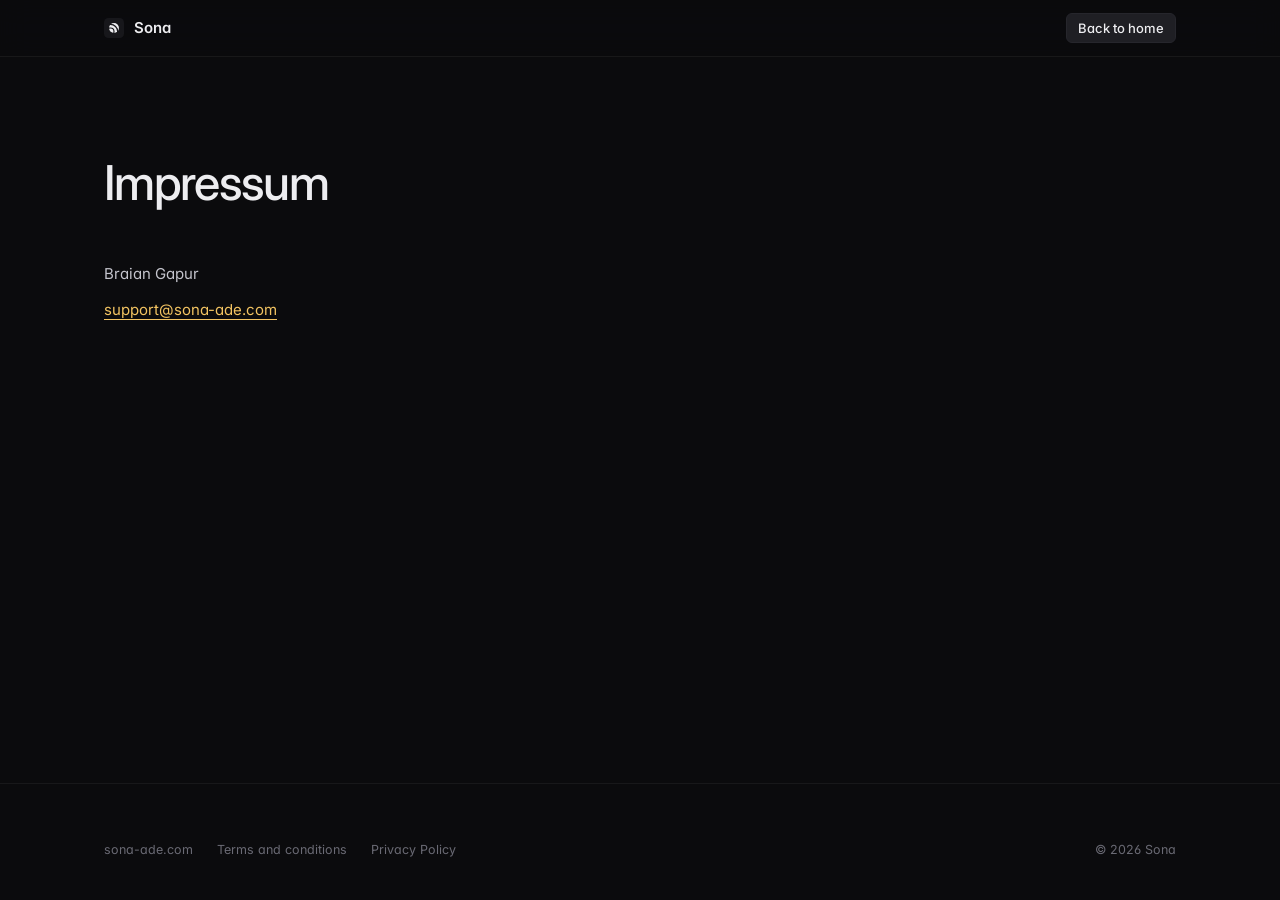
<file: impressum.html>
<!doctype html>
<html lang="en">
  <head>
    <meta charset="utf-8" />
    <meta name="viewport" content="width=device-width, initial-scale=1, viewport-fit=cover" />
    <title>Impressum | Sona</title>
    <meta name="description" content="Operator and contact information for Sona." />
    <meta name="theme-color" content="#0B0B0D" />
    <link rel="canonical" href="https://sona-ade.com/impressum.html" />
    <link rel="icon" href="assets/sona-mark.svg" type="image/svg+xml" />
    <link rel="preconnect" href="https://fonts.googleapis.com" />
    <link rel="preconnect" href="https://fonts.gstatic.com" crossorigin />
    <link
      href="https://fonts.googleapis.com/css2?family=Inter:wght@400;500;600&amp;family=JetBrains+Mono:wght@400;500&amp;display=swap"
      rel="stylesheet"
    />
    <link rel="stylesheet" href="styles.css" />
  </head>
  <body class="legal-page">
    <a class="skip-link" href="#main">Skip to content</a>
    <header class="site-header">
      <div class="wrap header-inner">
        <a class="brand" href="./" aria-label="Sona home">
          <img class="mark" src="assets/sona-mark.svg" width="20" height="20" alt="" />
          Sona
        </a>
        <div class="header-actions">
          <a class="btn btn-secondary btn-sm" href="./">Back to home</a>
        </div>
      </div>
    </header>
    <main class="wrap legal-main" id="main">
      <h1>Impressum</h1>
      <address class="legal-contact">
        <p>Braian Gapur</p>
        <p><a href="mailto:support@sona-ade.com">support@sona-ade.com</a></p>
      </address>
    </main>
    <footer class="site-footer">
      <div class="wrap footer-base">
        <nav class="legal-links" aria-label="Footer">
          <a href="./">sona-ade.com</a>
          <a href="terms.html">Terms and conditions</a>
          <a href="privacy.html">Privacy Policy</a>
        </nav>
        <span>© 2026 Sona</span>
      </div>
    </footer>
  </body>
</html>
</file>
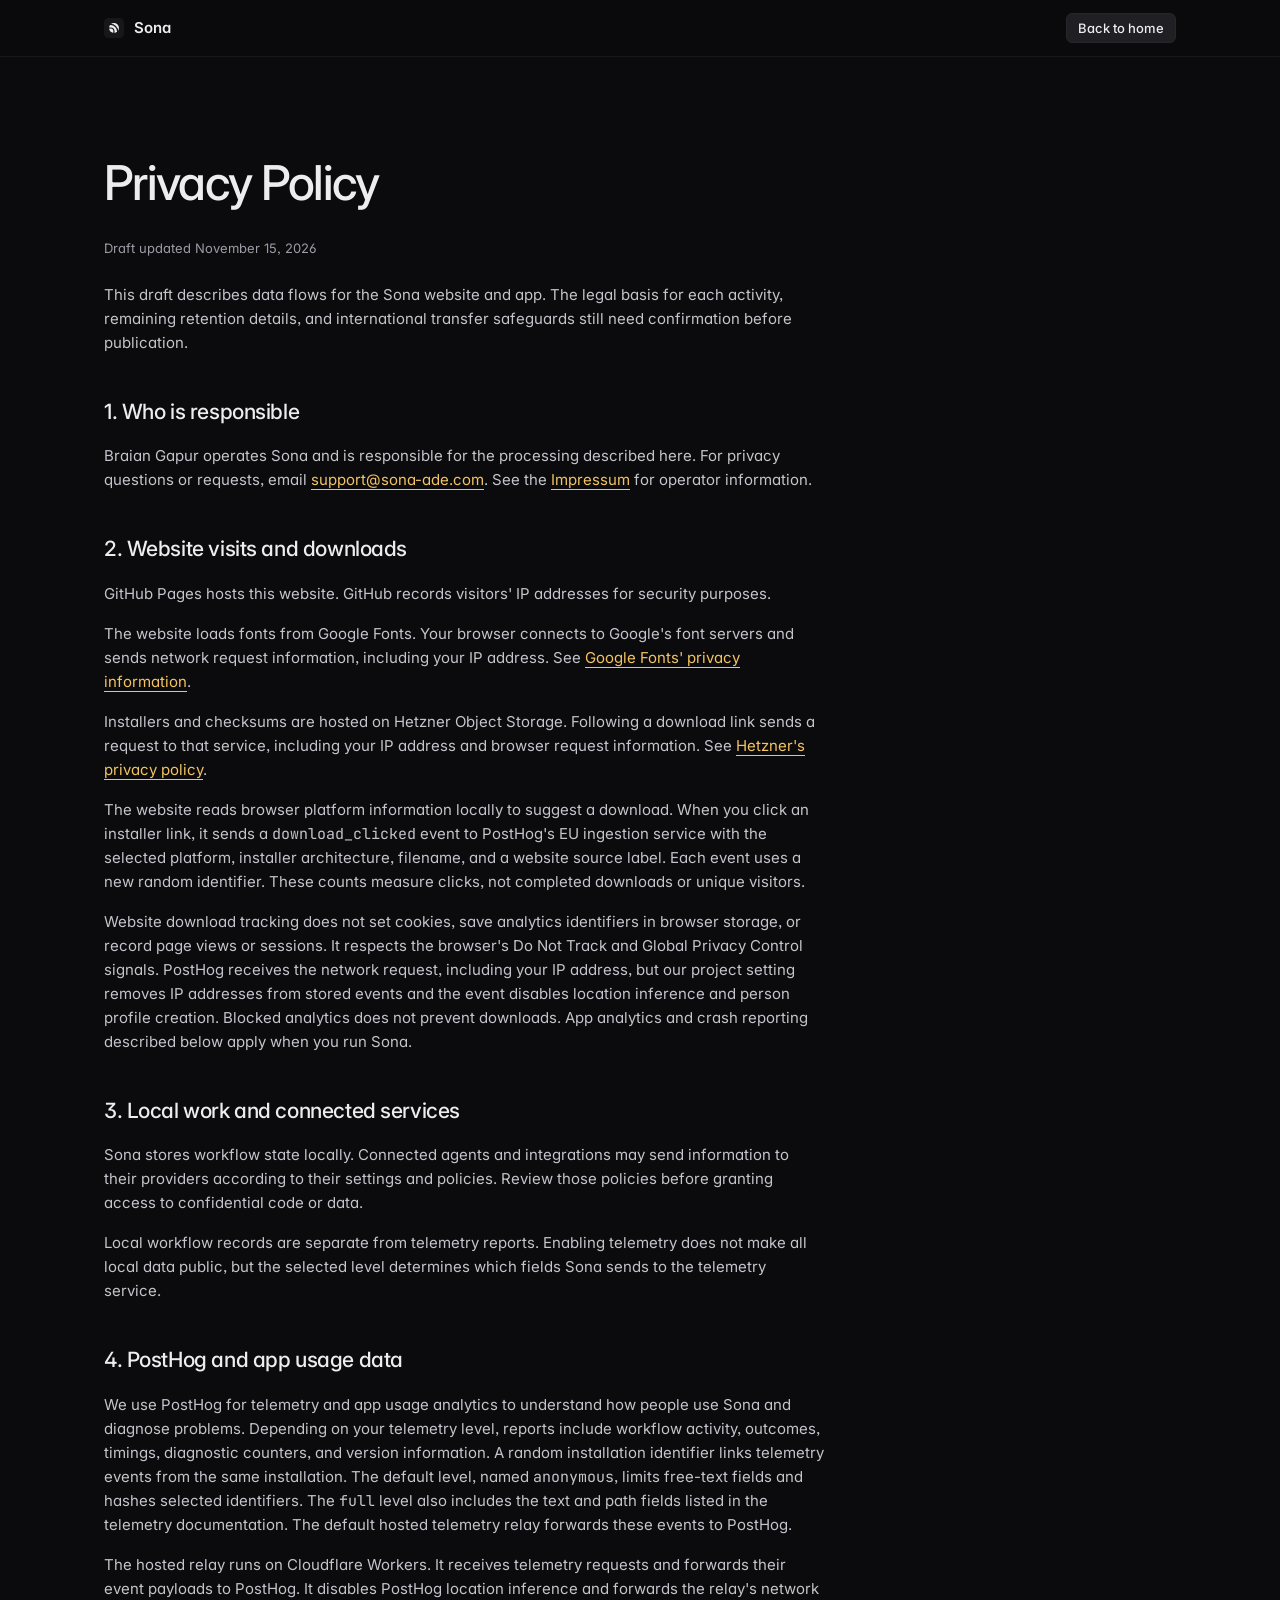
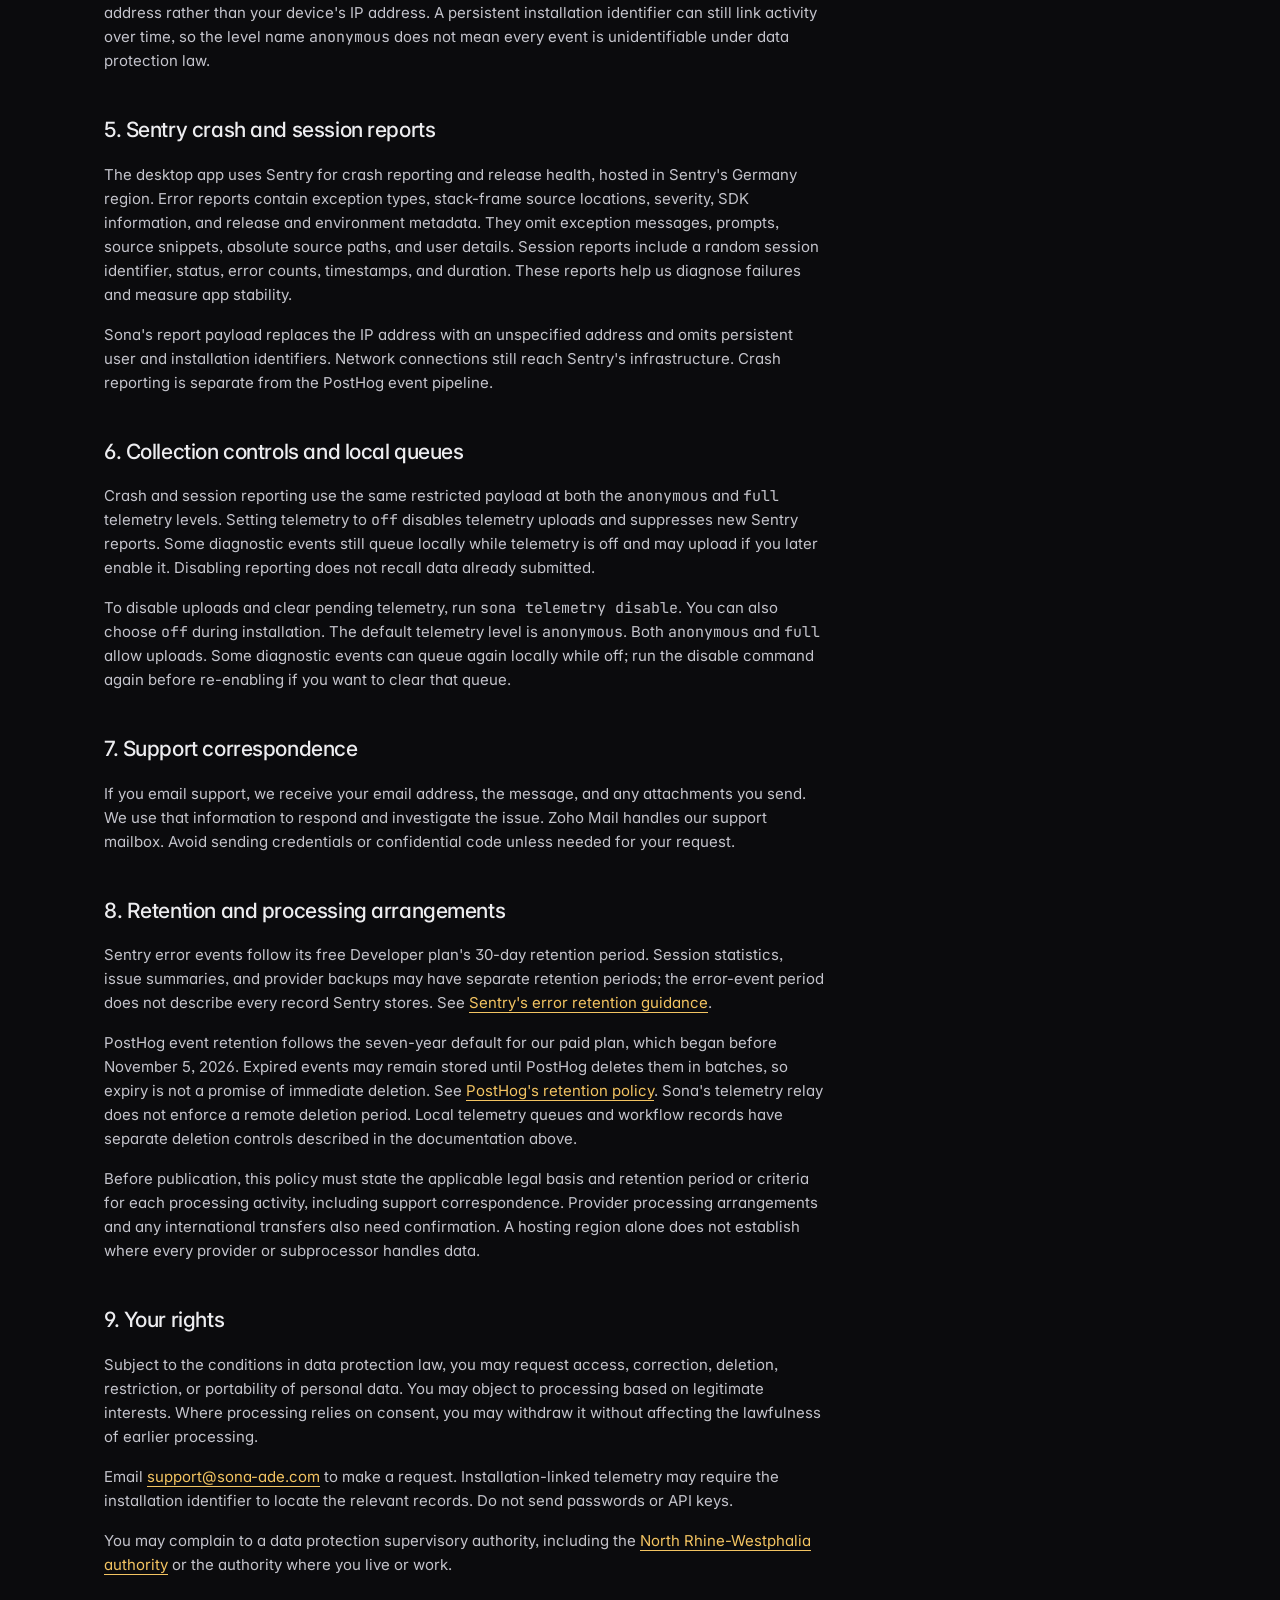
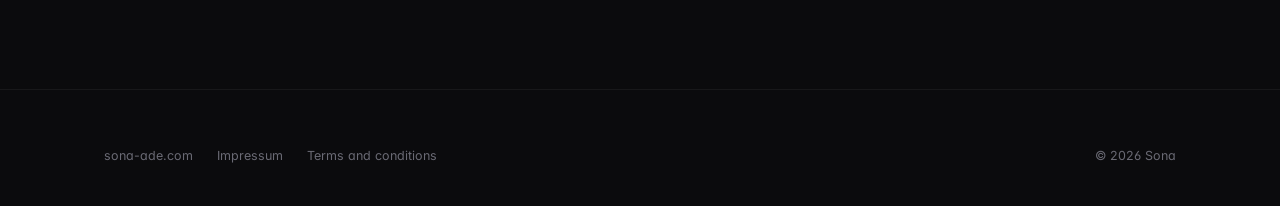
<file: privacy.html>
<!doctype html>
<html lang="en">
  <head>
    <meta charset="utf-8" />
    <meta name="viewport" content="width=device-width, initial-scale=1, viewport-fit=cover" />
    <title>Privacy Policy | Sona</title>
    <meta name="description" content="How the Sona website and app process data, including usage analytics and crash reporting." />
    <meta name="theme-color" content="#0B0B0D" />
    <link rel="canonical" href="https://sona-ade.com/privacy.html" />
    <link rel="icon" href="assets/sona-mark.svg" type="image/svg+xml" />
    <link rel="preconnect" href="https://fonts.googleapis.com" />
    <link rel="preconnect" href="https://fonts.gstatic.com" crossorigin />
    <link
      href="https://fonts.googleapis.com/css2?family=Inter:wght@400;500;600&amp;family=JetBrains+Mono:wght@400;500&amp;display=swap"
      rel="stylesheet"
    />
    <link rel="stylesheet" href="styles.css" />
  </head>
  <body class="legal-page">
    <a class="skip-link" href="#main">Skip to content</a>
    <header class="site-header">
      <div class="wrap header-inner">
        <a class="brand" href="./" aria-label="Sona home">
          <img class="mark" src="assets/sona-mark.svg" width="20" height="20" alt="" />
          Sona
        </a>
        <div class="header-actions">
          <a class="btn btn-secondary btn-sm" href="./">Back to home</a>
        </div>
      </div>
    </header>
    <main class="wrap legal-main" id="main">
      <article class="legal-copy" aria-labelledby="privacy-title">
        <h1 id="privacy-title">Privacy Policy</h1>
        <p class="legal-updated">Draft updated <time datetime="2026-11-15">November 15, 2026</time></p>
        <p class="legal-intro">This draft describes data flows for the Sona website and app. The legal basis for each activity, remaining retention details, and international transfer safeguards still need confirmation before publication.</p>

        <section aria-labelledby="operator-title">
          <h2 id="operator-title">1. Who is responsible</h2>
          <p>Braian Gapur operates Sona and is responsible for the processing described here. For privacy questions or requests, email <a href="mailto:support@sona-ade.com">support@sona-ade.com</a>. See the <a href="impressum.html">Impressum</a> for operator information.</p>
        </section>

        <section aria-labelledby="website-title">
          <h2 id="website-title">2. Website visits and downloads</h2>
          <p>GitHub Pages hosts this website. GitHub records visitors' IP addresses for security purposes.</p>
          <p>The website loads fonts from Google Fonts. Your browser connects to Google's font servers and sends network request information, including your IP address. See <a href="https://developers.google.com/fonts/faq/privacy" target="_blank" rel="noopener noreferrer">Google Fonts' privacy information</a>.</p>
          <p>Installers and checksums are hosted on Hetzner Object Storage. Following a download link sends a request to that service, including your IP address and browser request information. See <a href="https://www.hetzner.com/legal/privacy-policy/" target="_blank" rel="noopener noreferrer">Hetzner's privacy policy</a>.</p>
          <p>The website reads browser platform information locally to suggest a download. When you click an installer link, it sends a <code>download_clicked</code> event to PostHog's EU ingestion service with the selected platform, installer architecture, filename, and a website source label. Each event uses a new random identifier. These counts measure clicks, not completed downloads or unique visitors.</p>
          <p>Website download tracking does not set cookies, save analytics identifiers in browser storage, or record page views or sessions. It respects the browser's Do Not Track and Global Privacy Control signals. PostHog receives the network request, including your IP address, but our project setting removes IP addresses from stored events and the event disables location inference and person profile creation. Blocked analytics does not prevent downloads. App analytics and crash reporting described below apply when you run Sona.</p>
        </section>

        <section aria-labelledby="local-title">
          <h2 id="local-title">3. Local work and connected services</h2>
          <p>Sona stores workflow state locally. Connected agents and integrations may send information to their providers according to their settings and policies. Review those policies before granting access to confidential code or data.</p>
          <p>Local workflow records are separate from telemetry reports. Enabling telemetry does not make all local data public, but the selected level determines which fields Sona sends to the telemetry service.</p>
        </section>

        <section aria-labelledby="analytics-title">
          <h2 id="analytics-title">4. PostHog and app usage data</h2>
          <p>We use PostHog for telemetry and app usage analytics to understand how people use Sona and diagnose problems. Depending on your telemetry level, reports include workflow activity, outcomes, timings, diagnostic counters, and version information. A random installation identifier links telemetry events from the same installation. The default level, named <code>anonymous</code>, limits free-text fields and hashes selected identifiers. The <code>full</code> level also includes the text and path fields listed in the telemetry documentation. The default hosted telemetry relay forwards these events to PostHog.</p>
          <p>The hosted relay runs on Cloudflare Workers. It receives telemetry requests and forwards their event payloads to PostHog. It disables PostHog location inference and forwards the relay's network address rather than your device's IP address. A persistent installation identifier can still link activity over time, so the level name <code>anonymous</code> does not mean every event is unidentifiable under data protection law.</p>
        </section>

        <section aria-labelledby="crash-title">
          <h2 id="crash-title">5. Sentry crash and session reports</h2>
          <p>The desktop app uses Sentry for crash reporting and release health, hosted in Sentry's Germany region. Error reports contain exception types, stack-frame source locations, severity, SDK information, and release and environment metadata. They omit exception messages, prompts, source snippets, absolute source paths, and user details. Session reports include a random session identifier, status, error counts, timestamps, and duration. These reports help us diagnose failures and measure app stability.</p>
          <p>Sona's report payload replaces the IP address with an unspecified address and omits persistent user and installation identifiers. Network connections still reach Sentry's infrastructure. Crash reporting is separate from the PostHog event pipeline.</p>
        </section>

        <section aria-labelledby="controls-title">
          <h2 id="controls-title">6. Collection controls and local queues</h2>
          <p>Crash and session reporting use the same restricted payload at both the <code>anonymous</code> and <code>full</code> telemetry levels. Setting telemetry to <code>off</code> disables telemetry uploads and suppresses new Sentry reports. Some diagnostic events still queue locally while telemetry is off and may upload if you later enable it. Disabling reporting does not recall data already submitted.</p>
          <p>To disable uploads and clear pending telemetry, run <code>sona telemetry disable</code>. You can also choose <code>off</code> during installation. The default telemetry level is <code>anonymous</code>. Both <code>anonymous</code> and <code>full</code> allow uploads. Some diagnostic events can queue again locally while off; run the disable command again before re-enabling if you want to clear that queue.</p>
        </section>

        <section aria-labelledby="support-title">
          <h2 id="support-title">7. Support correspondence</h2>
          <p>If you email support, we receive your email address, the message, and any attachments you send. We use that information to respond and investigate the issue. Zoho Mail handles our support mailbox. Avoid sending credentials or confidential code unless needed for your request.</p>
        </section>

        <section aria-labelledby="retention-title">
          <h2 id="retention-title">8. Retention and processing arrangements</h2>
          <p>Sentry error events follow its free Developer plan's 30-day retention period. Session statistics, issue summaries, and provider backups may have separate retention periods; the error-event period does not describe every record Sentry stores. See <a href="https://www.sentry.help/en/articles/13964336-why-does-the-event-count-in-my-issue-not-match-up-with-the-count-in-the-all-events-tab-of-the-issue" target="_blank" rel="noopener noreferrer">Sentry's error retention guidance</a>.</p>
          <p>PostHog event retention follows the seven-year default for our paid plan, which began before November 5, 2026. Expired events may remain stored until PostHog deletes them in batches, so expiry is not a promise of immediate deletion. See <a href="https://posthog.com/blog/events-data-retention-update" target="_blank" rel="noopener noreferrer">PostHog's retention policy</a>. Sona's telemetry relay does not enforce a remote deletion period. Local telemetry queues and workflow records have separate deletion controls described in the documentation above.</p>
          <p>Before publication, this policy must state the applicable legal basis and retention period or criteria for each processing activity, including support correspondence. Provider processing arrangements and any international transfers also need confirmation. A hosting region alone does not establish where every provider or subprocessor handles data.</p>
        </section>

        <section aria-labelledby="rights-title">
          <h2 id="rights-title">9. Your rights</h2>
          <p>Subject to the conditions in data protection law, you may request access, correction, deletion, restriction, or portability of personal data. You may object to processing based on legitimate interests. Where processing relies on consent, you may withdraw it without affecting the lawfulness of earlier processing.</p>
          <p>Email <a href="mailto:support@sona-ade.com">support@sona-ade.com</a> to make a request. Installation-linked telemetry may require the installation identifier to locate the relevant records. Do not send passwords or API keys.</p>
          <p>You may complain to a data protection supervisory authority, including the <a href="https://www.ldi.nrw.de/" target="_blank" rel="noopener noreferrer">North Rhine-Westphalia authority</a> or the authority where you live or work.</p>
        </section>
      </article>
    </main>
    <footer class="site-footer">
      <div class="wrap footer-base">
        <nav class="legal-links" aria-label="Footer">
          <a href="./">sona-ade.com</a>
          <a href="impressum.html">Impressum</a>
          <a href="terms.html">Terms and conditions</a>
        </nav>
        <span>© 2026 Sona</span>
      </div>
    </footer>
  </body>
</html>
</file>
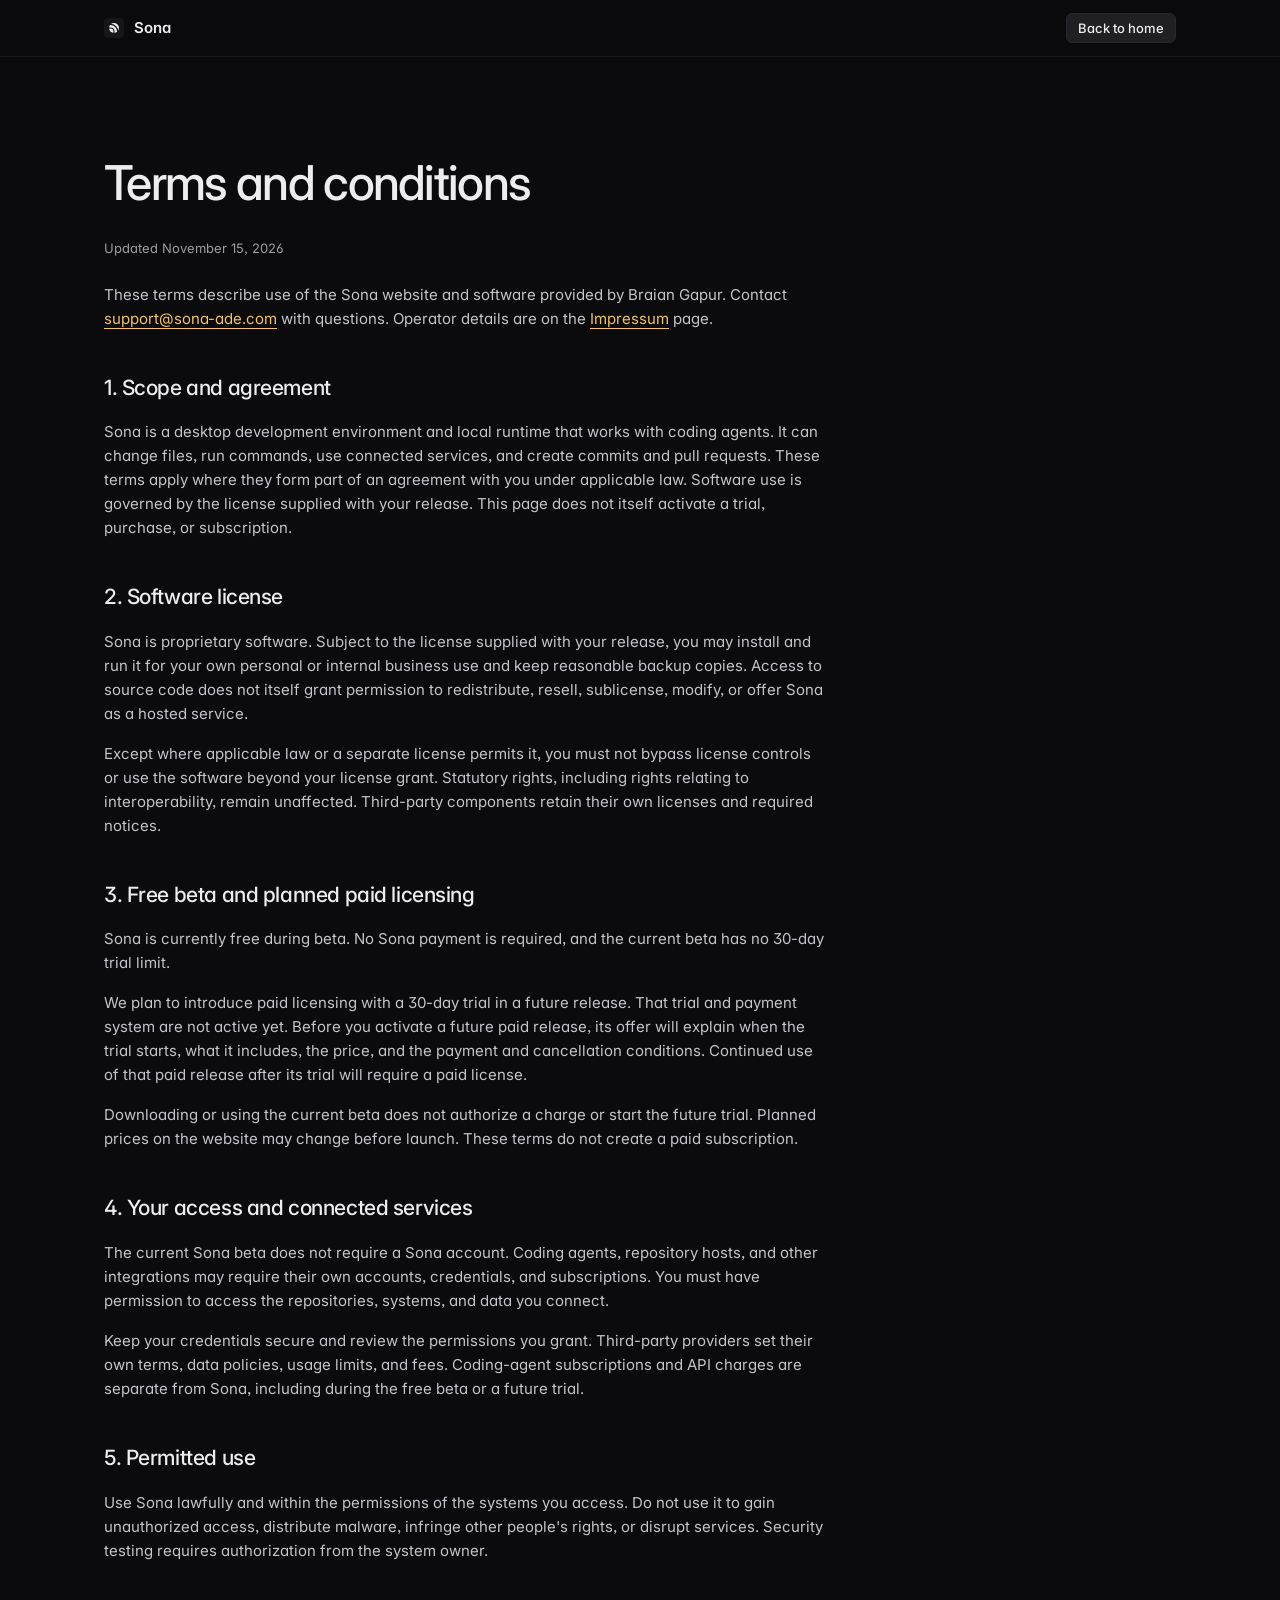
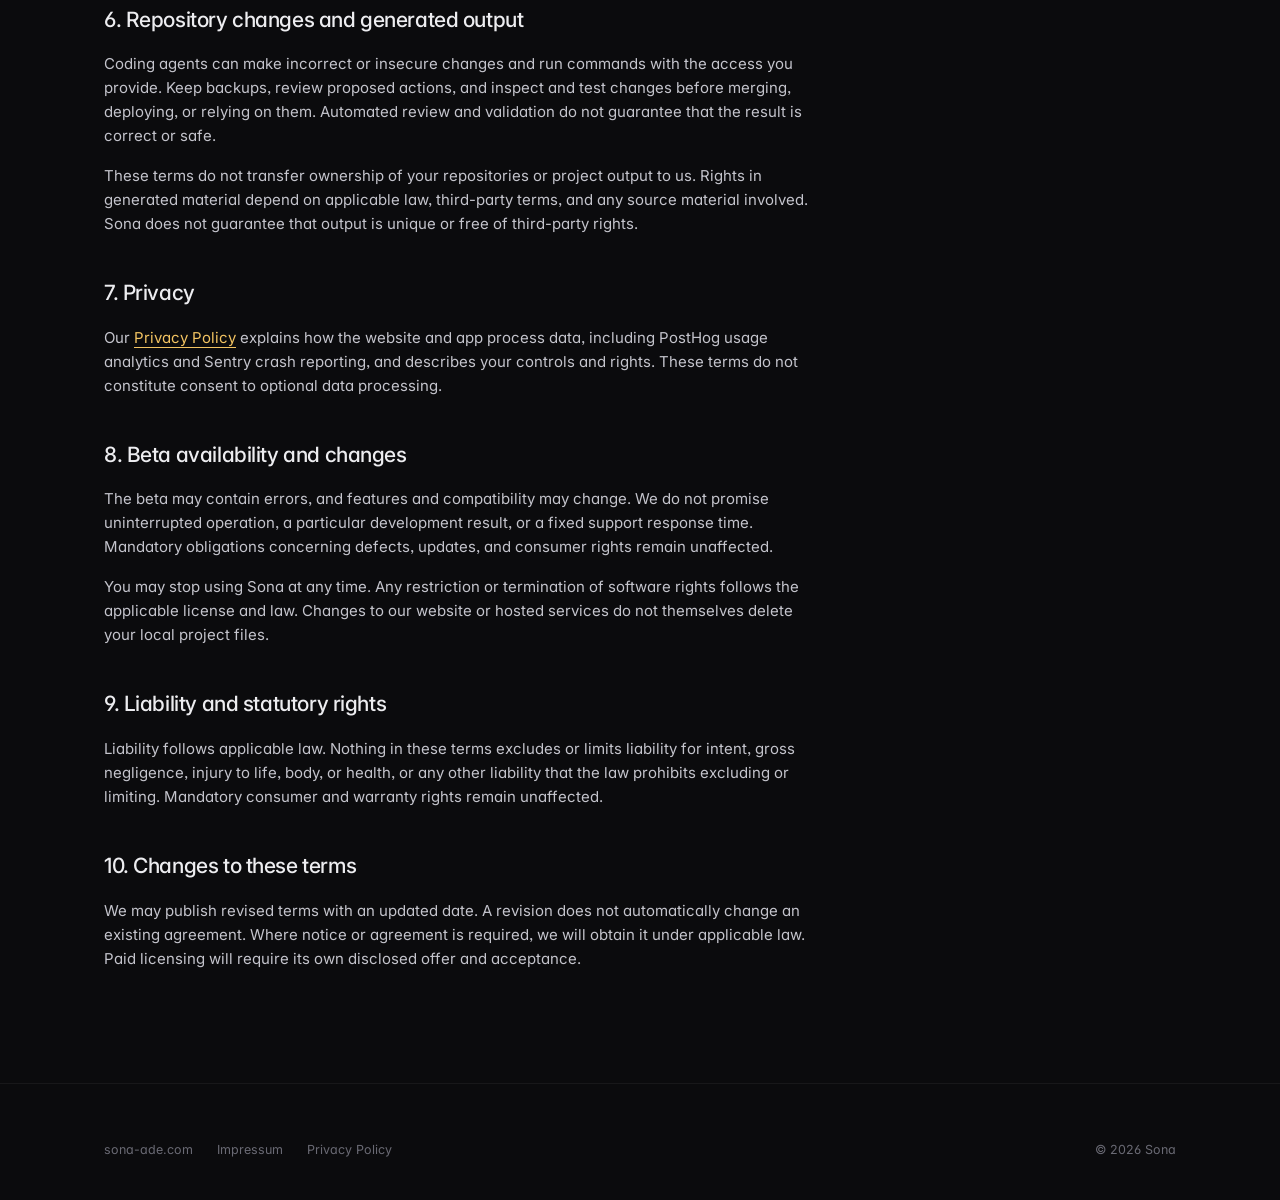
<file: terms.html>
<!doctype html>
<html lang="en">
  <head>
    <meta charset="utf-8" />
    <meta name="viewport" content="width=device-width, initial-scale=1, viewport-fit=cover" />
    <title>Terms and conditions | Sona</title>
    <meta name="description" content="Terms for using the Sona website and software, including the free beta and planned paid licensing." />
    <meta name="theme-color" content="#0B0B0D" />
    <link rel="canonical" href="https://sona-ade.com/terms.html" />
    <link rel="icon" href="assets/sona-mark.svg" type="image/svg+xml" />
    <link rel="preconnect" href="https://fonts.googleapis.com" />
    <link rel="preconnect" href="https://fonts.gstatic.com" crossorigin />
    <link
      href="https://fonts.googleapis.com/css2?family=Inter:wght@400;500;600&amp;family=JetBrains+Mono:wght@400;500&amp;display=swap"
      rel="stylesheet"
    />
    <link rel="stylesheet" href="styles.css" />
  </head>
  <body class="legal-page">
    <a class="skip-link" href="#main">Skip to content</a>
    <header class="site-header">
      <div class="wrap header-inner">
        <a class="brand" href="./" aria-label="Sona home">
          <img class="mark" src="assets/sona-mark.svg" width="20" height="20" alt="" />
          Sona
        </a>
        <div class="header-actions">
          <a class="btn btn-secondary btn-sm" href="./">Back to home</a>
        </div>
      </div>
    </header>
    <main class="wrap legal-main" id="main">
      <article class="legal-copy" aria-labelledby="terms-title">
        <h1 id="terms-title">Terms and conditions</h1>
        <p class="legal-updated">Updated <time datetime="2026-11-15">November 15, 2026</time></p>
        <p class="legal-intro">These terms describe use of the Sona website and software provided by Braian Gapur. Contact <a href="mailto:support@sona-ade.com">support@sona-ade.com</a> with questions. Operator details are on the <a href="impressum.html">Impressum</a> page.</p>

        <section aria-labelledby="scope-title">
          <h2 id="scope-title">1. Scope and agreement</h2>
          <p>Sona is a desktop development environment and local runtime that works with coding agents. It can change files, run commands, use connected services, and create commits and pull requests. These terms apply where they form part of an agreement with you under applicable law. Software use is governed by the license supplied with your release. This page does not itself activate a trial, purchase, or subscription.</p>
        </section>

        <section aria-labelledby="license-title">
          <h2 id="license-title">2. Software license</h2>
          <p>Sona is proprietary software. Subject to the license supplied with your release, you may install and run it for your own personal or internal business use and keep reasonable backup copies. Access to source code does not itself grant permission to redistribute, resell, sublicense, modify, or offer Sona as a hosted service.</p>
          <p>Except where applicable law or a separate license permits it, you must not bypass license controls or use the software beyond your license grant. Statutory rights, including rights relating to interoperability, remain unaffected. Third-party components retain their own licenses and required notices.</p>
        </section>

        <section aria-labelledby="beta-title">
          <h2 id="beta-title">3. Free beta and planned paid licensing</h2>
          <p>Sona is currently free during beta. No Sona payment is required, and the current beta has no 30-day trial limit.</p>
          <p>We plan to introduce paid licensing with a 30-day trial in a future release. That trial and payment system are not active yet. Before you activate a future paid release, its offer will explain when the trial starts, what it includes, the price, and the payment and cancellation conditions. Continued use of that paid release after its trial will require a paid license.</p>
          <p>Downloading or using the current beta does not authorize a charge or start the future trial. Planned prices on the website may change before launch. These terms do not create a paid subscription.</p>
        </section>

        <section aria-labelledby="access-title">
          <h2 id="access-title">4. Your access and connected services</h2>
          <p>The current Sona beta does not require a Sona account. Coding agents, repository hosts, and other integrations may require their own accounts, credentials, and subscriptions. You must have permission to access the repositories, systems, and data you connect.</p>
          <p>Keep your credentials secure and review the permissions you grant. Third-party providers set their own terms, data policies, usage limits, and fees. Coding-agent subscriptions and API charges are separate from Sona, including during the free beta or a future trial.</p>
        </section>

        <section aria-labelledby="use-title">
          <h2 id="use-title">5. Permitted use</h2>
          <p>Use Sona lawfully and within the permissions of the systems you access. Do not use it to gain unauthorized access, distribute malware, infringe other people's rights, or disrupt services. Security testing requires authorization from the system owner.</p>
        </section>

        <section aria-labelledby="output-title">
          <h2 id="output-title">6. Repository changes and generated output</h2>
          <p>Coding agents can make incorrect or insecure changes and run commands with the access you provide. Keep backups, review proposed actions, and inspect and test changes before merging, deploying, or relying on them. Automated review and validation do not guarantee that the result is correct or safe.</p>
          <p>These terms do not transfer ownership of your repositories or project output to us. Rights in generated material depend on applicable law, third-party terms, and any source material involved. Sona does not guarantee that output is unique or free of third-party rights.</p>
        </section>

        <section aria-labelledby="data-title">
          <h2 id="data-title">7. Privacy</h2>
          <p>Our <a href="privacy.html">Privacy Policy</a> explains how the website and app process data, including PostHog usage analytics and Sentry crash reporting, and describes your controls and rights. These terms do not constitute consent to optional data processing.</p>
        </section>

        <section aria-labelledby="availability-title">
          <h2 id="availability-title">8. Beta availability and changes</h2>
          <p>The beta may contain errors, and features and compatibility may change. We do not promise uninterrupted operation, a particular development result, or a fixed support response time. Mandatory obligations concerning defects, updates, and consumer rights remain unaffected.</p>
          <p>You may stop using Sona at any time. Any restriction or termination of software rights follows the applicable license and law. Changes to our website or hosted services do not themselves delete your local project files.</p>
        </section>

        <section aria-labelledby="liability-title">
          <h2 id="liability-title">9. Liability and statutory rights</h2>
          <p>Liability follows applicable law. Nothing in these terms excludes or limits liability for intent, gross negligence, injury to life, body, or health, or any other liability that the law prohibits excluding or limiting. Mandatory consumer and warranty rights remain unaffected.</p>
        </section>

        <section aria-labelledby="changes-title">
          <h2 id="changes-title">10. Changes to these terms</h2>
          <p>We may publish revised terms with an updated date. A revision does not automatically change an existing agreement. Where notice or agreement is required, we will obtain it under applicable law. Paid licensing will require its own disclosed offer and acceptance.</p>
        </section>
      </article>
    </main>
    <footer class="site-footer">
      <div class="wrap footer-base">
        <nav class="legal-links" aria-label="Footer">
          <a href="./">sona-ade.com</a>
          <a href="impressum.html">Impressum</a>
          <a href="privacy.html">Privacy Policy</a>
        </nav>
        <span>© 2026 Sona</span>
      </div>
    </footer>
  </body>
</html>
</file>
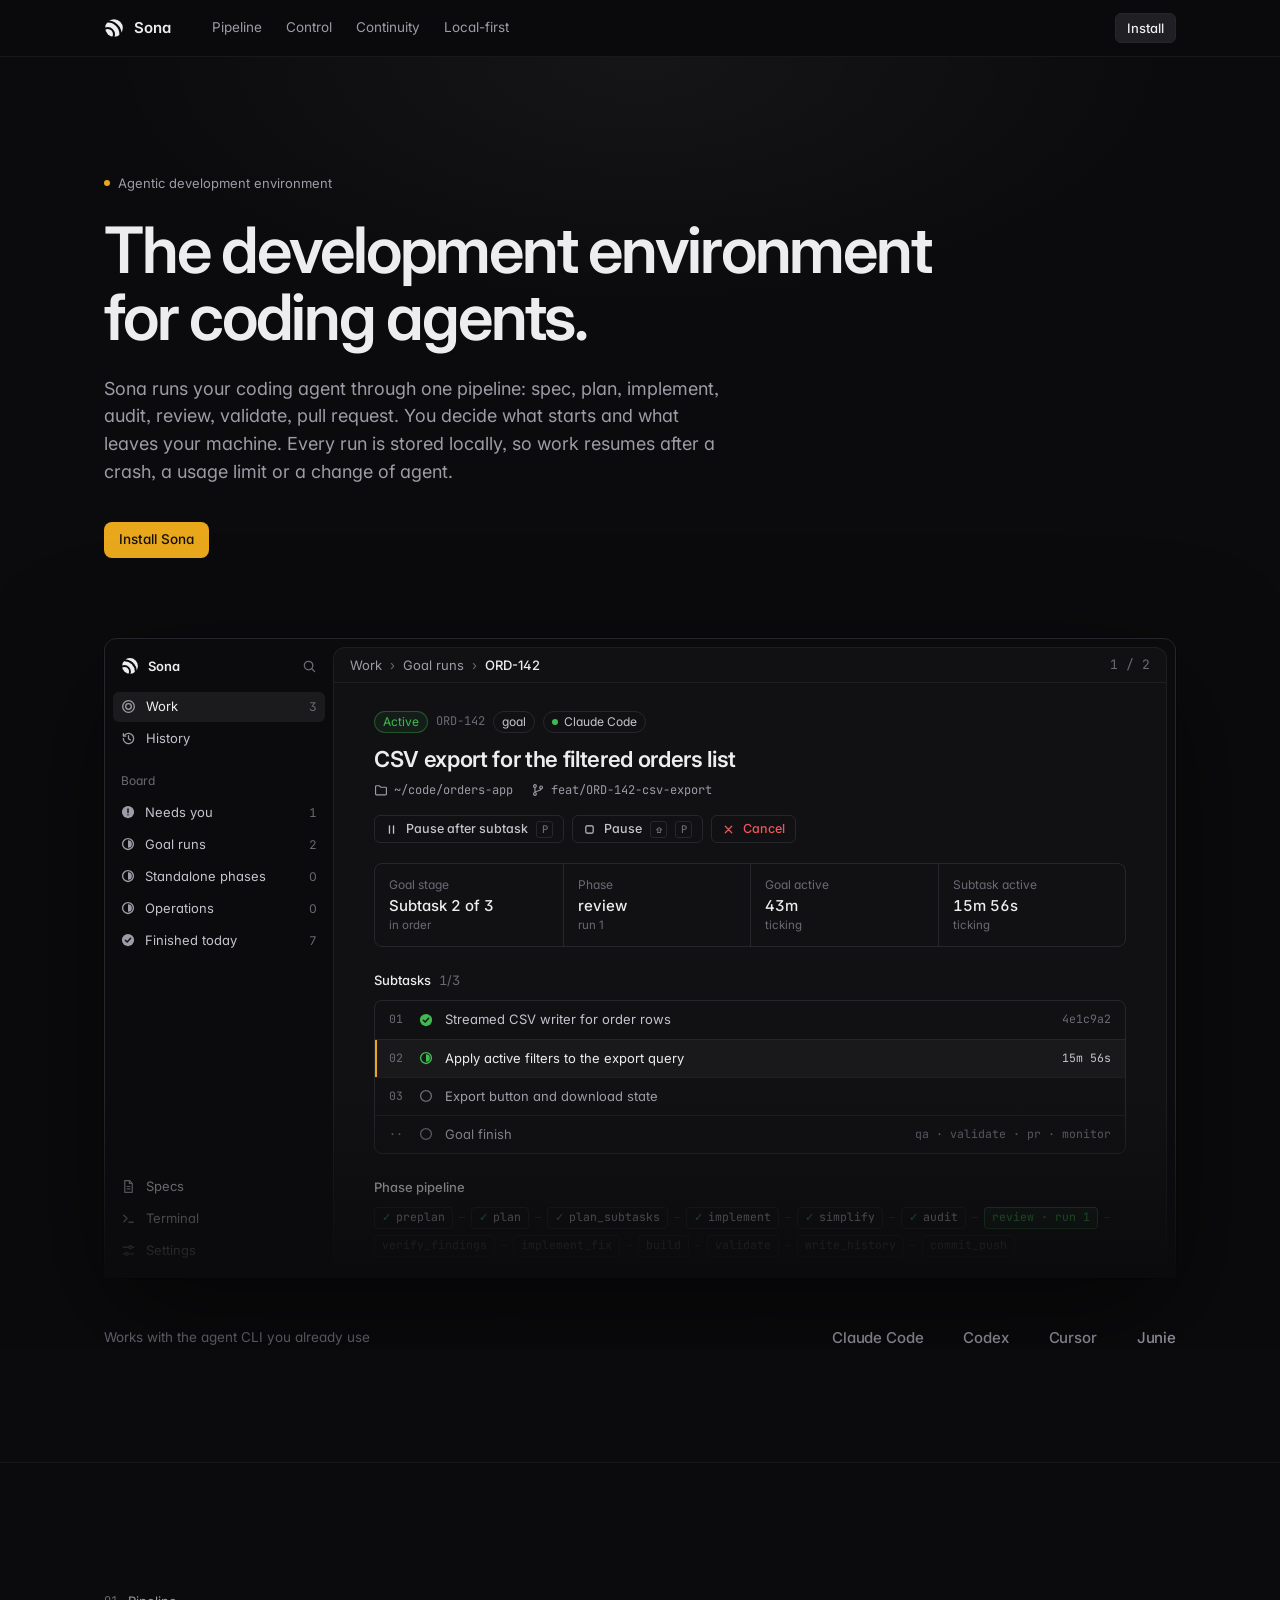
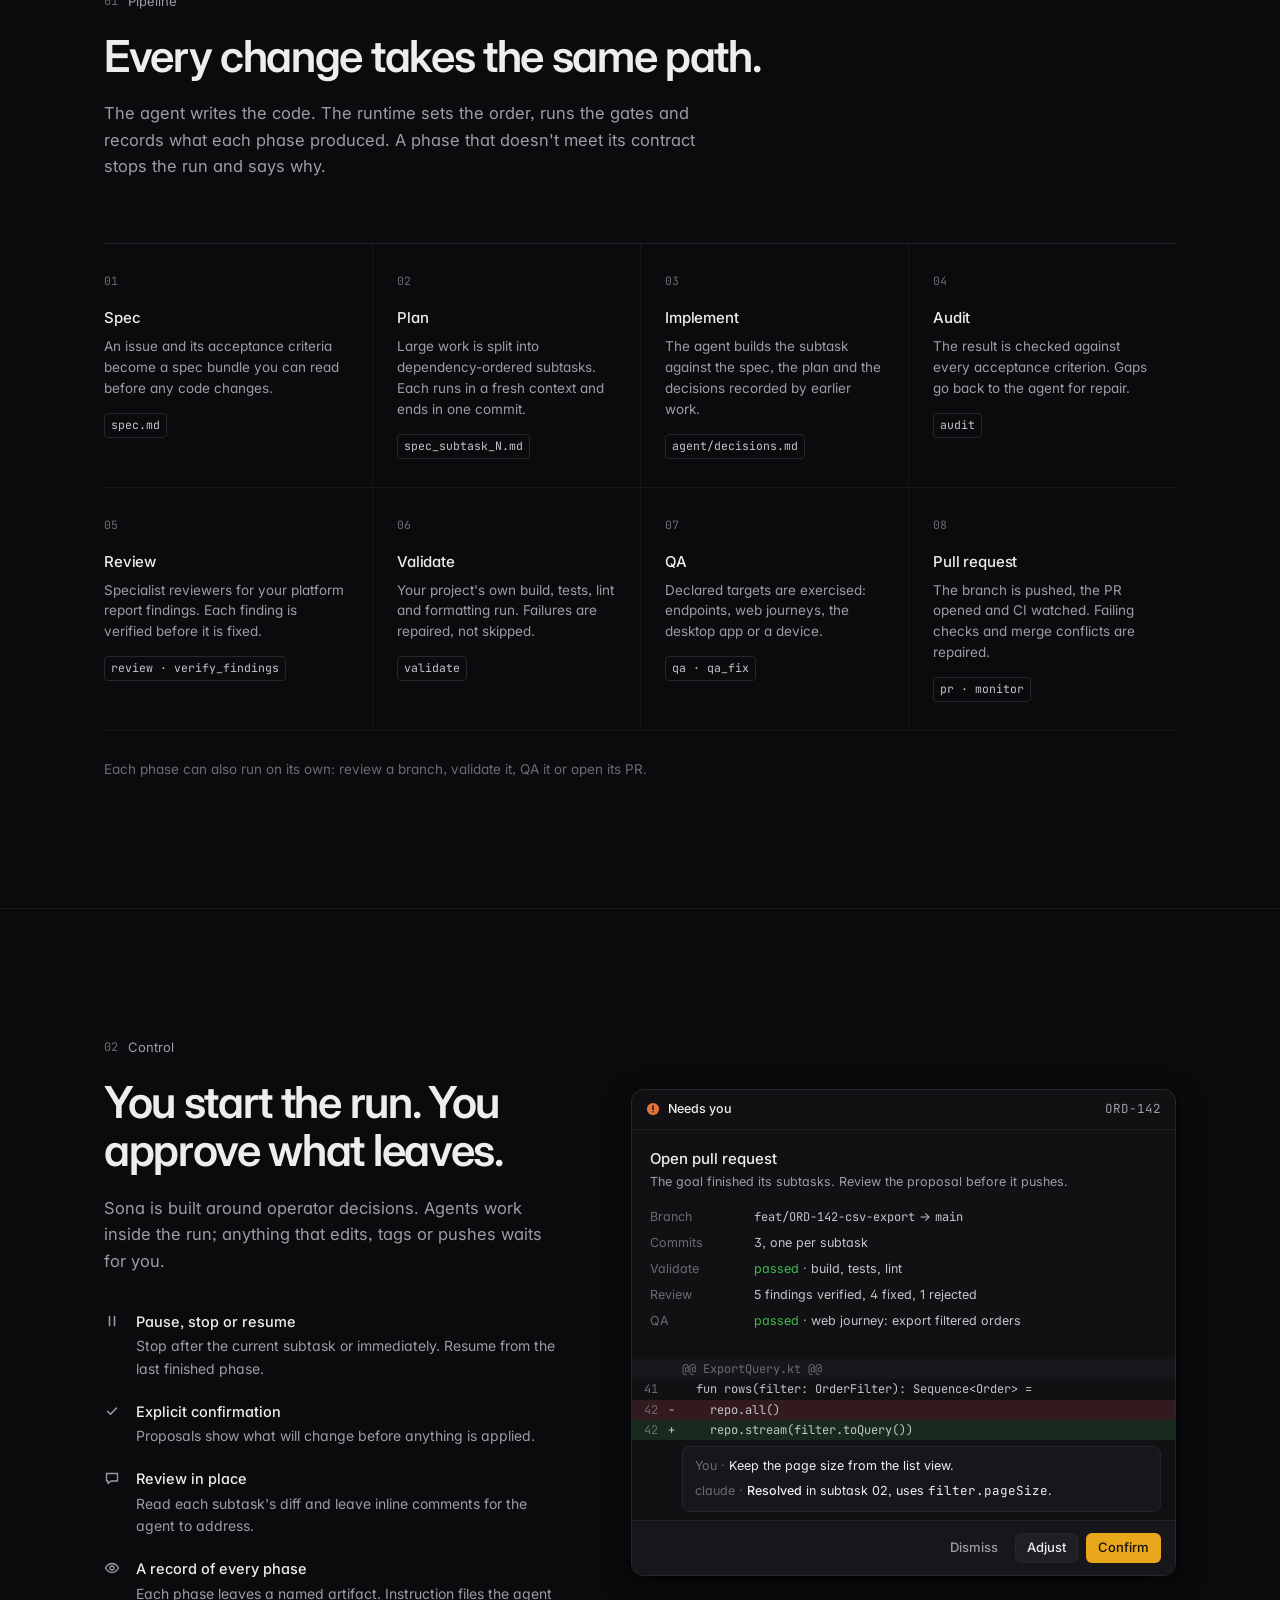
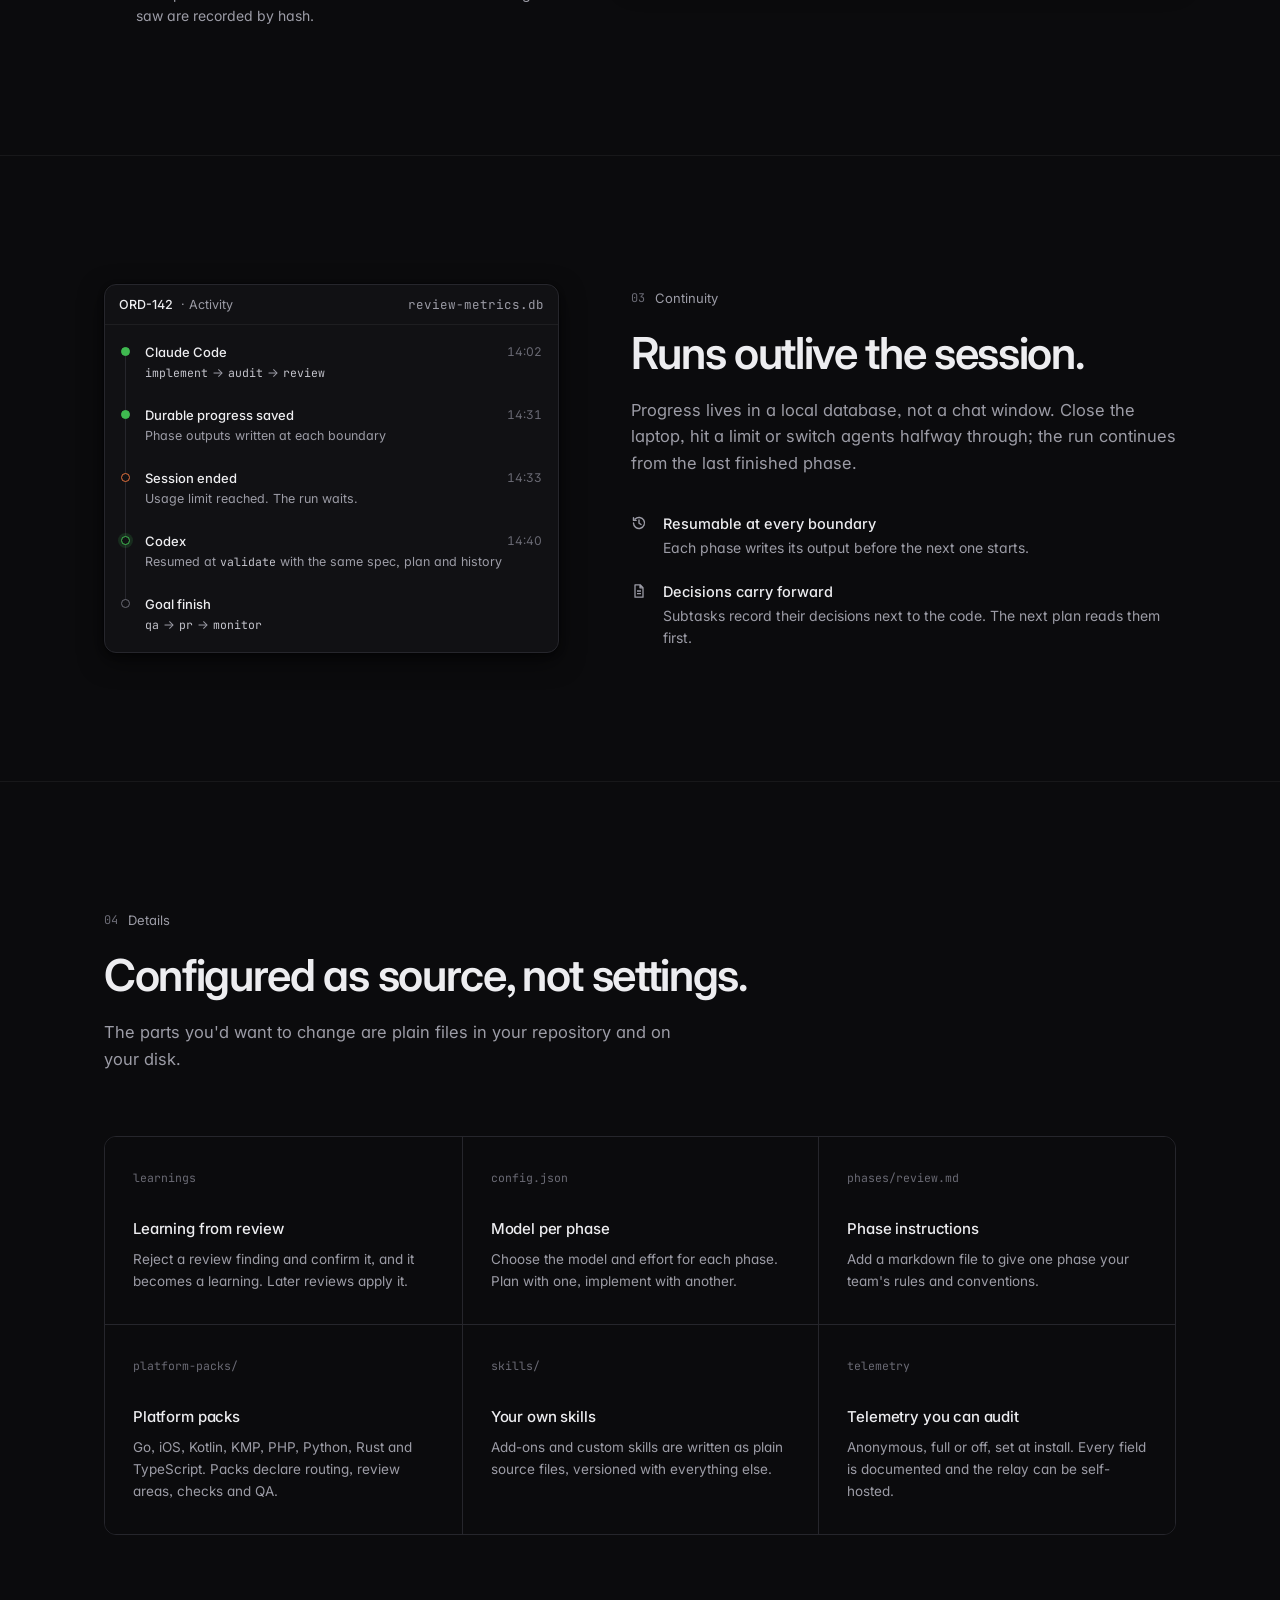
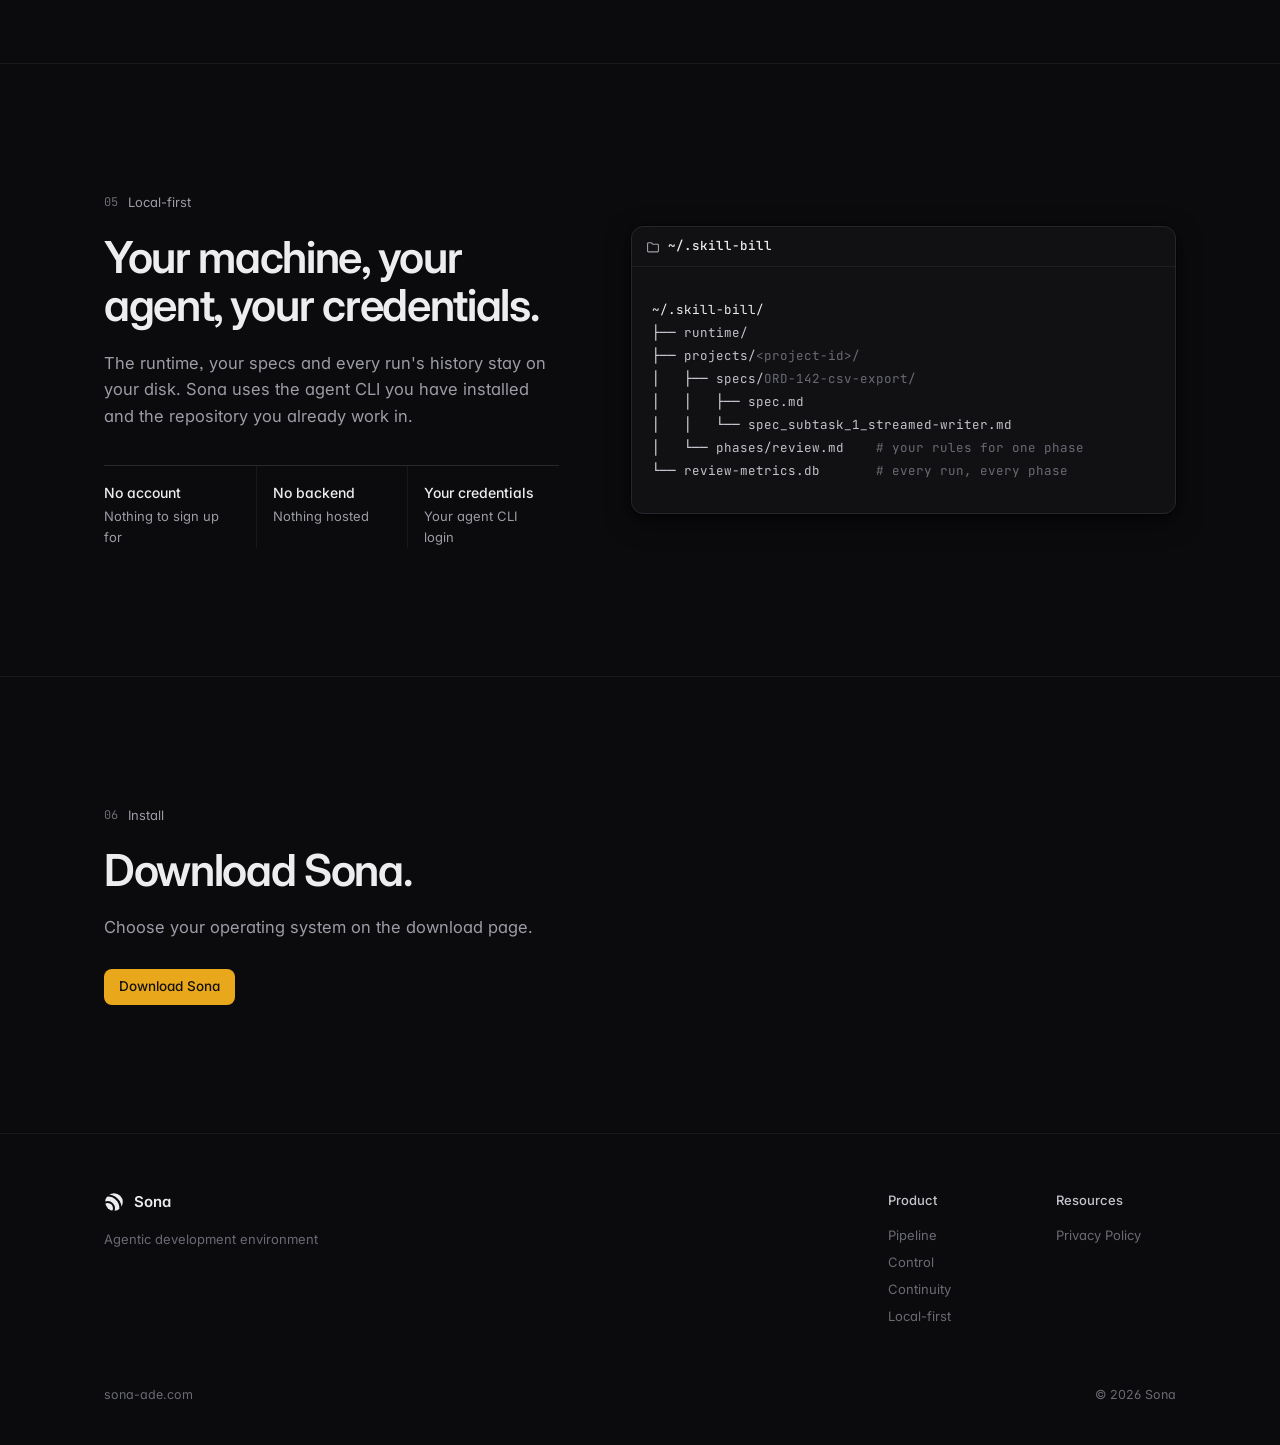
<file: design/landing.html>
<!doctype html>
<html lang="en">
<head>
  <meta charset="utf-8" />
  <meta name="viewport" content="width=device-width, initial-scale=1, viewport-fit=cover" />
  <title>Sona · Agentic development environment</title>
  <meta name="description" content="Sona is an agentic development environment. Coding agents plan, implement, review and validate each change through one pipeline, and every run is kept on your machine." />
  <meta name="theme-color" content="#0B0B0D" />
  <link rel="icon" type="image/svg+xml" href="data:image/svg+xml,%3Csvg xmlns='http://www.w3.org/2000/svg' viewBox='0 0 100 100'%3E%3CclipPath id='c'%3E%3Ccircle cx='50' cy='50' r='44'/%3E%3C/clipPath%3E%3Cg clip-path='url(%23c)' fill='none' stroke='%23EDEDF0'%3E%3Ccircle cx='18.9' cy='81.1' r='13' stroke-width='26'/%3E%3Ccircle cx='18.9' cy='81.1' r='47' stroke-width='22'/%3E%3Ccircle cx='18.9' cy='81.1' r='80' stroke-width='22'/%3E%3C/g%3E%3C/svg%3E" />
  <link rel="preconnect" href="https://fonts.googleapis.com" />
  <link rel="preconnect" href="https://fonts.gstatic.com" crossorigin />
  <link href="https://fonts.googleapis.com/css2?family=Inter:wght@400;500;600&amp;family=JetBrains+Mono:wght@400;500&amp;display=swap" rel="stylesheet" />
  <style>
    /* Tokens: copied from the Sona desktop design system (design/linear-study/ds/tokens.css). */
    :root {
      color-scheme: dark;
      --bg-frame: #0B0B0D;
      --bg-panel: #111114;
      --bg-raised: #17171B;
      --bg-overlay: #1C1C21;
      --bg-inset: #08080A;
      --bg-control: #1F1F24;
      --bg-hover: rgba(255, 255, 255, 0.035);
      --bg-active: rgba(255, 255, 255, 0.065);
      --border-subtle: rgba(255, 255, 255, 0.055);
      --border: #26262C;
      --border-strong: #383840;
      --fg: #EDEDF0;
      --fg-2: #C4C4CC;
      --fg-muted: #9C9CA6;
      --fg-faint: #6A6A74;
      --accent: #E9A81C;
      --accent-hover: #F3C462;
      --accent-fg: #14100A;
      --accent-text: #F3C462;
      --accent-tint: rgba(233, 168, 28, 0.12);
      --accent-ring: rgba(233, 168, 28, 0.5);
      --st-active: #3FB950;
      --st-planning: #6FA8DC;
      --st-blocked: #E2703C;
      --st-failed: #F0555B;
      --st-pending: #6A6A74;
      --data-1: #E9A81C;
      --data-2: #6FA8DC;
      --data-3: #3FB950;
      --data-5: #B48EAD;
      --diff-add: rgba(63, 185, 80, 0.15);
      --diff-del: rgba(240, 85, 91, 0.15);
      --shadow-pop: 0 0 0 0.5px rgba(0, 0, 0, 0.4), 0 8px 24px rgba(0, 0, 0, 0.5), 0 2px 6px rgba(0, 0, 0, 0.3);
      --shadow-frame: 0 0 0 0.5px rgba(0, 0, 0, 0.5), 0 40px 120px rgba(0, 0, 0, 0.55);
      --font-sans: "Inter", ui-sans-serif, system-ui, -apple-system, "Segoe UI", sans-serif;
      --font-mono: "JetBrains Mono", ui-monospace, "SF Mono", Menlo, Consolas, monospace;
      --r-xs: 4px;
      --r-sm: 6px;
      --r-md: 8px;
      --r-lg: 12px;
      --ease: cubic-bezier(0.25, 0.46, 0.45, 0.94);
      --dur: 160ms;
      --wrap: 1120px;
    }

    *, *::before, *::after { box-sizing: border-box; }
    html { -webkit-text-size-adjust: 100%; scroll-behavior: smooth; scroll-padding-top: 72px; }
    body {
      margin: 0;
      background: var(--bg-frame);
      color: var(--fg);
      font-family: var(--font-sans);
      font-size: 15px;
      line-height: 1.6;
      font-feature-settings: "cv11", "ss01", "ss03";
      -webkit-font-smoothing: antialiased;
      -moz-osx-font-smoothing: grayscale;
    }
    a { color: inherit; text-decoration: none; }
    code, pre, kbd { font-family: var(--font-mono); }
    h1, h2, h3, p { margin: 0; }
    ul, ol { margin: 0; padding: 0; list-style: none; }
    :focus-visible { outline: 2px solid var(--accent-ring); outline-offset: 2px; border-radius: var(--r-xs); }
    ::selection { background: var(--accent-tint); color: var(--fg); }

    .wrap { width: 100%; max-width: var(--wrap); margin: 0 auto; padding: 0 24px; }
    .skip-link { position: absolute; left: 16px; top: -48px; padding: 8px 12px; background: var(--fg); color: var(--bg-frame); border-radius: var(--r-sm); z-index: 100; font-size: 13px; }
    .skip-link:focus { top: 12px; }
    .mono { font-family: var(--font-mono); }

    /* Mark */
    .mark { display: block; flex: none; }

    /* Buttons */
    .btn {
      display: inline-flex; align-items: center; gap: 8px;
      height: 36px; padding: 0 14px;
      border-radius: var(--r-md);
      font-size: 13.5px; font-weight: 500; line-height: 1;
      border: 1px solid transparent;
      transition: background var(--dur) var(--ease), border-color var(--dur) var(--ease), color var(--dur) var(--ease);
      cursor: pointer; white-space: nowrap;
    }
    .btn-sm { height: 30px; padding: 0 11px; font-size: 13px; border-radius: var(--r-sm); }
    .btn-primary { background: var(--accent); color: var(--accent-fg); }
    .btn-primary:hover { background: var(--accent-hover); }
    .btn-secondary { background: var(--bg-control); color: var(--fg); border-color: var(--border); }
    .btn-secondary:hover { border-color: var(--border-strong); background: var(--bg-overlay); }
    .btn-quiet { color: var(--fg-muted); padding: 0 8px; }
    .btn-quiet:hover { color: var(--fg); }

    /* Header */
    .site-header {
      position: sticky; top: 0; z-index: 50;
      background: rgba(11, 11, 13, 0.78);
      backdrop-filter: saturate(140%) blur(14px);
      -webkit-backdrop-filter: saturate(140%) blur(14px);
      border-bottom: 1px solid var(--border-subtle);
    }
    .header-inner { display: flex; align-items: center; gap: 32px; height: 56px; }
    .brand { display: inline-flex; align-items: center; gap: 10px; font-weight: 600; font-size: 15px; letter-spacing: -0.01em; }
    .site-nav { display: flex; gap: 4px; font-size: 13.5px; color: var(--fg-muted); }
    .site-nav a { padding: 6px 10px; border-radius: var(--r-sm); transition: color var(--dur) var(--ease); }
    .site-nav a:hover { color: var(--fg); }
    .header-actions { margin-left: auto; display: flex; align-items: center; gap: 8px; }

    /* Hero */
    .hero { position: relative; padding: 112px 0 0; overflow: hidden; }
    .hero::before {
      content: ""; position: absolute; inset: 0 0 auto 0; height: 720px; pointer-events: none;
      background: radial-gradient(60% 50% at 50% 0%, rgba(255, 255, 255, 0.045), transparent 70%);
    }
    .hero-inner { position: relative; }
    .hero-inner > * { max-width: 860px; }
    .label {
      display: inline-flex; align-items: center; gap: 8px;
      font-size: 13px; color: var(--fg-muted);
    }
    .label .tick { width: 6px; height: 6px; border-radius: 50%; background: var(--accent); }
    .hero-title {
      margin-top: 24px;
      font-size: clamp(38px, 5.6vw, 64px);
      line-height: 1.04;
      letter-spacing: -0.035em;
      font-weight: 600;
      text-wrap: balance;
    }
    .hero-title span { color: var(--fg-muted); }
    .hero-lede {
      margin-top: 24px; max-width: 620px;
      font-size: 18px; line-height: 1.55; color: var(--fg-muted);
      text-wrap: pretty;
    }
    .hero-actions { margin-top: 36px; display: flex; flex-wrap: wrap; align-items: center; gap: 12px; }
    .cmd {
      display: inline-flex; align-items: center; gap: 10px;
      height: 36px; padding: 0 6px 0 12px;
      background: var(--bg-panel); border: 1px solid var(--border); border-radius: var(--r-md);
      font-family: var(--font-mono); font-size: 12.5px; color: var(--fg-2);
      max-width: 100%;
    }
    .cmd .prompt { color: var(--fg-faint); }
    .cmd code { overflow: hidden; text-overflow: ellipsis; white-space: nowrap; }
    .copy {
      display: inline-flex; align-items: center; justify-content: center;
      height: 26px; padding: 0 8px; border-radius: var(--r-xs);
      background: transparent; border: 1px solid var(--border); color: var(--fg-muted);
      font: 500 12px var(--font-sans); cursor: pointer;
      transition: color var(--dur) var(--ease), border-color var(--dur) var(--ease);
    }
    .copy:hover { color: var(--fg); border-color: var(--border-strong); }
    .copy[data-state="done"] { color: var(--st-active); }

    /* Product frame */
    .stage { position: relative; margin-top: 80px; }
    .stage::after {
      content: ""; position: absolute; left: 0; right: 0; bottom: 0; height: 180px; pointer-events: none;
      background: linear-gradient(to bottom, transparent, var(--bg-frame));
    }
    .app {
      display: grid; grid-template-columns: 228px 1fr;
      height: 640px;
      background: var(--bg-frame);
      border: 1px solid var(--border);
      border-radius: var(--r-lg);
      box-shadow: var(--shadow-frame);
      overflow: hidden;
      font-size: 13px; line-height: 1.45;
      user-select: none;
    }
    .app-side { display: flex; flex-direction: column; padding: 12px 8px; gap: 2px; }
    .app-brand { display: flex; align-items: center; gap: 9px; padding: 6px 8px 14px; font-weight: 600; }
    .app-brand .search { margin-left: auto; color: var(--fg-faint); }
    .nav-item { display: flex; align-items: center; gap: 10px; height: 30px; padding: 0 8px; border-radius: var(--r-sm); color: var(--fg-2); }
    .nav-item svg { flex: none; color: var(--fg-muted); }
    .nav-item em { margin-left: auto; font-style: normal; color: var(--fg-faint); font-size: 12px; font-variant-numeric: tabular-nums; }
    .nav-item.is-on { background: var(--bg-active); color: var(--fg); }
    .nav-group { padding: 16px 8px 6px; font-size: 12px; color: var(--fg-faint); }
    .nav-spacer { flex: 1; }
    .app-panel {
      margin: 8px 8px 8px 0;
      background: var(--bg-panel);
      border: 1px solid var(--border-subtle);
      border-radius: var(--r-lg);
      display: flex; flex-direction: column; min-width: 0; overflow: hidden;
    }
    .app-top { display: flex; align-items: center; gap: 8px; height: 44px; padding: 0 16px; border-bottom: 1px solid var(--border-subtle); color: var(--fg-muted); }
    .app-top b { color: var(--fg); font-weight: 500; }
    .app-top .sep { color: var(--fg-faint); }
    .app-top .tools { margin-left: auto; display: flex; gap: 14px; color: var(--fg-faint); }
    .app-body { padding: 28px 40px; overflow: hidden; }
    .detail { max-width: 760px; margin: 0 auto; }
    .chips { display: flex; flex-wrap: wrap; align-items: center; gap: 8px; }
    .chip {
      display: inline-flex; align-items: center; gap: 6px;
      height: 22px; padding: 0 8px; border-radius: var(--r-full, 999px);
      border: 1px solid var(--border); color: var(--fg-2); font-size: 12px;
    }
    .chip--active { color: var(--st-active); border-color: rgba(63, 185, 80, 0.35); background: rgba(63, 185, 80, 0.08); }
    .chip .dot { width: 6px; height: 6px; border-radius: 50%; background: currentColor; }
    .chip-key { color: var(--fg-faint); font-size: 12px; }
    .detail-title { margin-top: 12px; font-size: 22px; line-height: 1.3; font-weight: 600; letter-spacing: -0.015em; }
    .detail-meta { margin-top: 8px; display: flex; flex-wrap: wrap; gap: 18px; color: var(--fg-muted); font-size: 12.5px; }
    .detail-meta span { display: inline-flex; align-items: center; gap: 6px; }
    .detail-meta code { font-size: 12px; }
    .controls { margin-top: 16px; display: flex; flex-wrap: wrap; gap: 8px; }
    .ctl {
      display: inline-flex; align-items: center; gap: 8px; height: 28px; padding: 0 10px;
      border: 1px solid var(--border); border-radius: var(--r-sm); color: var(--fg-2); font-size: 12.5px; font-weight: 500;
    }
    .ctl kbd { display: inline-grid; place-items: center; min-width: 17px; height: 17px; padding: 0 4px; border-radius: 3px; border: 1px solid var(--border); font-size: 10.5px; color: var(--fg-faint); }
    .ctl--danger { color: var(--st-failed); }
    .stats { margin-top: 20px; display: grid; grid-template-columns: repeat(4, 1fr); border: 1px solid var(--border); border-radius: var(--r-md); }
    .stat { padding: 12px 14px; }
    .stat + .stat { border-left: 1px solid var(--border); }
    .stat small { display: block; color: var(--fg-faint); font-size: 12px; }
    .stat b { display: block; margin-top: 2px; font-weight: 500; font-size: 15px; font-variant-numeric: tabular-nums; }
    .stat i { display: block; font-style: normal; color: var(--fg-faint); font-size: 11.5px; }
    .block-head { margin-top: 24px; display: flex; align-items: center; gap: 8px; font-weight: 500; }
    .block-head em { font-style: normal; color: var(--fg-faint); font-weight: 400; font-variant-numeric: tabular-nums; }
    .subtasks { margin-top: 10px; border: 1px solid var(--border); border-radius: var(--r-md); overflow: hidden; }
    .subtask { position: relative; display: flex; align-items: center; gap: 12px; height: 38px; padding: 0 14px; color: var(--fg-2); }
    .subtask + .subtask { border-top: 1px solid var(--border-subtle); }
    .subtask .n { width: 18px; color: var(--fg-faint); font-family: var(--font-mono); font-size: 11.5px; }
    .subtask .end { margin-left: auto; color: var(--fg-faint); font-family: var(--font-mono); font-size: 11.5px; font-variant-numeric: tabular-nums; }
    .subtask.is-run { background: var(--bg-hover); color: var(--fg); }
    .subtask.is-run::before { content: ""; position: absolute; left: 0; top: 0; bottom: 0; width: 2px; background: var(--accent); }
    .subtask.is-run .end { color: var(--fg-2); }
    .subtask.is-todo { color: var(--fg-muted); }
    .pipeline { margin-top: 10px; display: flex; flex-wrap: wrap; align-items: center; gap: 6px; }
    .phase {
      display: inline-flex; align-items: center; gap: 5px; height: 22px; padding: 0 7px;
      border: 1px solid var(--border); border-radius: var(--r-xs);
      font-family: var(--font-mono); font-size: 11.5px; color: var(--fg-faint);
      transition: color var(--dur) var(--ease), border-color var(--dur) var(--ease), background var(--dur) var(--ease);
    }
    .phase.is-done { color: var(--fg-2); }
    .phase.is-done::before { content: "✓"; color: var(--st-active); font-size: 10.5px; }
    .phase.is-run { color: var(--st-active); border-color: rgba(63, 185, 80, 0.45); background: rgba(63, 185, 80, 0.08); }
    .pipeline .dash { width: 6px; height: 1px; background: var(--border-strong); }
    .activity { margin-top: 10px; display: grid; gap: 8px; color: var(--fg-muted); font-size: 12.5px; }
    .activity li { display: flex; align-items: center; gap: 10px; min-width: 0; }
    .activity li > span:last-child { overflow: hidden; text-overflow: ellipsis; white-space: nowrap; }
    .activity b { color: var(--fg-2); font-weight: 500; }
    .activity code { font-size: 11.5px; color: var(--fg-2); }
    .activity .ago { color: var(--fg-faint); }
    .av { flex: none; display: inline-grid; place-items: center; width: 18px; height: 18px; border-radius: 50%; font-size: 9px; font-weight: 600; color: var(--bg-frame); }
    .av--claude { background: #D97757; }
    .av--run { background: transparent; color: var(--st-active); border: 1.5px solid currentColor; }
    .activity li.is-new { animation: rise 320ms var(--ease); }
    @keyframes rise { from { opacity: 0; transform: translateY(4px); } to { opacity: 1; transform: none; } }

    /* Status icons */
    .si { flex: none; width: 14px; height: 14px; }
    .si--done { color: var(--st-active); }
    .si--run { color: var(--st-active); }
    .si--todo { color: var(--fg-faint); }
    .si--warn { color: var(--st-blocked); }

    /* Agents strip */
    .agents { margin-top: 8px; padding: 40px 0 0; display: flex; flex-wrap: wrap; align-items: center; justify-content: space-between; gap: 16px 40px; color: var(--fg-faint); font-size: 13.5px; }
    .agents ul { display: flex; flex-wrap: wrap; gap: 12px 40px; color: var(--fg-muted); font-weight: 500; font-size: 15px; letter-spacing: -0.01em; }

    /* Sections */
    .section { padding: 128px 0; border-top: 1px solid var(--border-subtle); }
    .section-first { margin-top: 112px; }
    .eyebrow { display: flex; align-items: center; gap: 10px; font-size: 13px; color: var(--fg-muted); }
    .eyebrow .num { font-family: var(--font-mono); font-size: 12px; color: var(--fg-faint); }
    .section h2 {
      margin-top: 20px; max-width: 760px;
      font-size: clamp(30px, 4vw, 44px); line-height: 1.1; letter-spacing: -0.03em; font-weight: 600;
      text-wrap: balance;
    }
    .section .lede { margin-top: 20px; max-width: 600px; font-size: 16.5px; color: var(--fg-muted); text-wrap: pretty; }

    /* Pipeline section */
    .stages { margin-top: 64px; display: grid; grid-template-columns: repeat(4, 1fr); border-top: 1px solid var(--border); }
    .stg { padding: 24px 24px 28px 0; border-bottom: 1px solid var(--border-subtle); }
    .stg:not(:nth-child(4n + 1)) { padding-left: 24px; border-left: 1px solid var(--border-subtle); }
    .stg .n { font-family: var(--font-mono); font-size: 11.5px; color: var(--fg-faint); }
    .stg h3 { margin-top: 14px; font-size: 15px; font-weight: 500; letter-spacing: -0.01em; }
    .stg p { margin-top: 6px; font-size: 13.5px; color: var(--fg-muted); line-height: 1.55; }
    .stg code { display: inline-block; margin-top: 14px; font-size: 11.5px; color: var(--fg-2); padding: 2px 6px; border: 1px solid var(--border); border-radius: var(--r-xs); }
    .note { margin-top: 28px; font-size: 13.5px; color: var(--fg-faint); }

    /* Split sections */
    .split { display: grid; grid-template-columns: minmax(0, 5fr) minmax(0, 6fr); gap: 72px; align-items: center; }
    .points { margin-top: 36px; display: grid; gap: 20px; }
    .points li { display: grid; grid-template-columns: 20px 1fr; gap: 12px; }
    .points svg { margin-top: 3px; color: var(--fg-muted); }
    .points b { display: block; font-weight: 500; font-size: 14.5px; }
    .points span { display: block; margin-top: 2px; color: var(--fg-muted); font-size: 14px; }

    .surface {
      background: var(--bg-panel); border: 1px solid var(--border); border-radius: var(--r-lg);
      box-shadow: var(--shadow-pop); font-size: 13px; line-height: 1.45; overflow: hidden;
    }
    .surface-head { display: flex; align-items: center; gap: 8px; height: 40px; padding: 0 14px; border-bottom: 1px solid var(--border-subtle); color: var(--fg-muted); font-size: 12.5px; }
    .surface-head b { color: var(--fg); font-weight: 500; }
    .surface-head .right { margin-left: auto; }

    /* Confirmation card mock */
    .confirm-body { padding: 18px 18px 16px; }
    .confirm-title { font-size: 15px; font-weight: 500; }
    .confirm-sub { margin-top: 4px; color: var(--fg-muted); font-size: 12.5px; }
    .kv { margin-top: 16px; display: grid; grid-template-columns: 92px 1fr; gap: 8px 12px; font-size: 12.5px; }
    .kv dt { color: var(--fg-faint); }
    .kv dd { margin: 0; color: var(--fg-2); min-width: 0; overflow: hidden; text-overflow: ellipsis; white-space: nowrap; }
    .kv code { font-size: 12px; }
    .ok { color: var(--st-active); }
    .confirm-actions { display: flex; justify-content: flex-end; gap: 8px; padding: 12px 14px; border-top: 1px solid var(--border-subtle); background: var(--bg-raised); }

    /* Diff mock */
    .diff { font-family: var(--font-mono); font-size: 12px; line-height: 1.7; }
    .diff .ln { display: grid; grid-template-columns: 36px 14px 1fr; padding-right: 14px; color: var(--fg-2); white-space: pre; }
    .diff .ln i { font-style: normal; color: var(--fg-faint); text-align: right; padding-right: 10px; }
    .diff .ln--add { background: var(--diff-add); }
    .diff .ln--del { background: var(--diff-del); }
    .diff .ln--hunk { color: var(--fg-faint); background: var(--bg-raised); }
    .thread { margin: 6px 14px 8px 50px; padding: 10px 12px; border: 1px solid var(--border); border-radius: var(--r-md); background: var(--bg-raised); font-family: var(--font-sans); font-size: 12.5px; line-height: 1.5; white-space: normal; }
    .thread p + p { margin-top: 6px; }
    .thread b { font-weight: 500; }
    .thread .who { color: var(--fg-faint); }

    /* Continuity timeline */
    .timeline { padding: 6px 0; }
    .tl { position: relative; display: grid; grid-template-columns: 40px 1fr auto; align-items: start; padding: 12px 16px 12px 0; }
    .tl::before { content: ""; position: absolute; left: 19.5px; top: 0; bottom: 0; width: 1px; background: var(--border); }
    .tl:first-child::before { top: 20px; }
    .tl:last-child::before { bottom: calc(100% - 20px); }
    .tl .node { position: relative; justify-self: center; margin-top: 4px; width: 9px; height: 9px; border-radius: 50%; background: var(--bg-panel); border: 1.5px solid var(--fg-faint); }
    .tl--done .node { border-color: var(--st-active); background: var(--st-active); }
    .tl--cut .node { border-color: var(--st-blocked); }
    .tl--run .node { border-color: var(--st-active); box-shadow: 0 0 0 3px rgba(63, 185, 80, 0.16); }
    .tl b { font-weight: 500; }
    .tl p { margin-top: 2px; color: var(--fg-muted); font-size: 12.5px; }
    .tl p code { font-size: 11.5px; color: var(--fg-2); }
    .tl time { color: var(--fg-faint); font-size: 12px; font-variant-numeric: tabular-nums; }

    /* Feature grid */
    .grid { margin-top: 64px; display: grid; grid-template-columns: repeat(3, 1fr); border: 1px solid var(--border); border-radius: var(--r-lg); overflow: hidden; }
    .cell { padding: 28px 28px 32px; background: var(--bg-frame); transition: background var(--dur) var(--ease); }
    .cell:hover { background: var(--bg-panel); }
    .cell:not(:nth-child(3n + 1)) { border-left: 1px solid var(--border); }
    .cell:nth-child(n + 4) { border-top: 1px solid var(--border); }
    .cell code { font-size: 11.5px; color: var(--fg-faint); }
    .cell h3 { margin-top: 28px; font-size: 15px; font-weight: 500; letter-spacing: -0.01em; }
    .cell p { margin-top: 8px; font-size: 13.5px; color: var(--fg-muted); line-height: 1.6; }

    /* Local-first */
    .tree { padding: 18px 20px; font-family: var(--font-mono); font-size: 12.5px; line-height: 1.85; color: var(--fg-2); white-space: pre; overflow-x: auto; }
    .tree .d { color: var(--fg-faint); }
    .tree .h { color: var(--fg); }
    .facts { margin-top: 36px; display: grid; grid-template-columns: repeat(3, 1fr); border-top: 1px solid var(--border); }
    .facts div { padding: 16px 16px 0 0; }
    .facts div + div { padding-left: 16px; border-left: 1px solid var(--border-subtle); }
    .facts b { display: block; font-weight: 500; font-size: 14px; }
    .facts span { display: block; margin-top: 2px; font-size: 13px; color: var(--fg-muted); }

    /* Install */
    .install { text-align: left; }
    .install-box { margin-top: 40px; max-width: 880px; }
    .install-row { display: flex; align-items: center; gap: 12px; padding: 14px 14px 14px 18px; }
    .install-row code { flex: 1; min-width: 0; overflow-x: auto; white-space: nowrap; font-size: 13px; color: var(--fg-2); scrollbar-width: none; }
    .install-row code::-webkit-scrollbar { display: none; }
    .install-row .prompt { color: var(--fg-faint); user-select: none; }
    .install-meta { display: flex; flex-wrap: wrap; gap: 8px 24px; padding: 12px 18px; border-top: 1px solid var(--border-subtle); color: var(--fg-faint); font-size: 12.5px; }
    .install-meta a { color: var(--fg-muted); text-decoration: underline; text-decoration-color: var(--border-strong); text-underline-offset: 3px; }
    .install-meta a:hover { color: var(--fg); }
    .install-actions { margin-top: 28px; display: flex; flex-wrap: wrap; gap: 10px; }

    /* Footer */
    .site-footer { border-top: 1px solid var(--border-subtle); padding: 56px 0 40px; font-size: 13px; }
    .footer-inner { display: grid; grid-template-columns: 1fr auto; gap: 48px; }
    .footer-brand p { margin-top: 12px; color: var(--fg-faint); }
    .footer-cols { display: grid; grid-template-columns: repeat(2, minmax(120px, auto)); gap: 48px; }
    .footer-cols p { color: var(--fg-2); font-weight: 500; margin-bottom: 12px; }
    .footer-cols a { display: block; color: var(--fg-faint); padding: 3px 0; transition: color var(--dur) var(--ease); }
    .footer-cols a:hover { color: var(--fg); }
    .footer-base { margin-top: 56px; display: flex; justify-content: space-between; gap: 16px; color: var(--fg-faint); font-size: 12.5px; }

    /* Responsive */
    @media (max-width: 1024px) {
      .app { grid-template-columns: 1fr; }
      .app-side { display: none; }
      .app-panel { margin: 8px; }
      .split { grid-template-columns: 1fr; gap: 48px; }
      .stages { grid-template-columns: repeat(2, 1fr); }
      .stg:not(:nth-child(4n + 1)) { padding-left: 0; border-left: 0; }
      .stg:nth-child(even) { padding-left: 24px; border-left: 1px solid var(--border-subtle); }
    }
    @media (max-width: 760px) {
      body { font-size: 14.5px; }
      .site-nav { display: none; }
      .hero { padding-top: 72px; }
      .hero-lede { font-size: 16.5px; }
      .stage { margin-top: 56px; }
      .app { height: 560px; }
      .app-body { padding: 20px; }
      .stats { grid-template-columns: repeat(2, 1fr); }
      .stat:nth-child(3) { border-left: 0; }
      .stat:nth-child(n + 3) { border-top: 1px solid var(--border); }
      .section { padding: 88px 0; }
      .section-first { margin-top: 72px; }
      .stages { grid-template-columns: 1fr; }
      .stg:nth-child(even) { padding-left: 0; border-left: 0; }
      .grid { grid-template-columns: 1fr; }
      .cell:not(:nth-child(3n + 1)) { border-left: 0; }
      .cell + .cell { border-top: 1px solid var(--border); }
      .facts { grid-template-columns: 1fr; }
      .facts div + div { padding-left: 0; border-left: 0; }
      .footer-inner { grid-template-columns: 1fr; }
      .footer-cols { grid-template-columns: repeat(2, 1fr); gap: 32px; }
      .footer-base { flex-direction: column; }
      .cmd { display: none; }
    }
    @media (prefers-reduced-motion: reduce) {
      html { scroll-behavior: auto; }
      *, *::before, *::after { animation: none !important; transition: none !important; }
    }
  </style>
</head>
<body>
  <svg width="0" height="0" style="position:absolute" aria-hidden="true" focusable="false">
    <defs>
      <clipPath id="ping-clip"><circle cx="50" cy="50" r="44" /></clipPath>
    </defs>
    <symbol id="ping" viewBox="0 0 100 100">
      <g clip-path="url(#ping-clip)" fill="none" stroke="currentColor">
        <circle cx="18.9" cy="81.1" r="13" stroke-width="26" />
        <circle cx="18.9" cy="81.1" r="47" stroke-width="22" />
        <circle cx="18.9" cy="81.1" r="80" stroke-width="22" />
      </g>
    </symbol>
    <symbol id="s-done" viewBox="0 0 16 16"><circle cx="8" cy="8" r="7" fill="currentColor" /><path d="m5 8.2 2 2 4-4.2" fill="none" stroke="#111114" stroke-width="1.7" stroke-linecap="round" stroke-linejoin="round" /></symbol>
    <symbol id="s-run" viewBox="0 0 16 16"><circle cx="8" cy="8" r="6.2" fill="none" stroke="currentColor" stroke-width="1.6" /><path d="M8 3.6a4.4 4.4 0 0 1 0 8.8Z" fill="currentColor" /></symbol>
    <symbol id="s-todo" viewBox="0 0 16 16"><circle cx="8" cy="8" r="6.2" fill="none" stroke="currentColor" stroke-width="1.5" /></symbol>
    <symbol id="s-warn" viewBox="0 0 16 16"><circle cx="8" cy="8" r="7" fill="currentColor" /><path d="M8 4.5v4.2M8 11v.2" stroke="#111114" stroke-width="1.7" stroke-linecap="round" /></symbol>
    <symbol id="i-work" viewBox="0 0 16 16"><circle cx="8" cy="8" r="6.2" fill="none" stroke="currentColor" stroke-width="1.4" /><circle cx="8" cy="8" r="3" fill="none" stroke="currentColor" stroke-width="1.4" /></symbol>
    <symbol id="i-history" viewBox="0 0 16 16"><path d="M2.5 8a5.5 5.5 0 1 0 1.6-3.9M2.5 2.8v2.6h2.6M8 5v3.2l2 1.3" fill="none" stroke="currentColor" stroke-width="1.4" stroke-linecap="round" stroke-linejoin="round" /></symbol>
    <symbol id="i-spec" viewBox="0 0 16 16"><path d="M4 1.8h5.2L12 4.6v9.6H4Z M9 1.8v3h3M6 8h4M6 10.6h4" fill="none" stroke="currentColor" stroke-width="1.3" stroke-linejoin="round" /></symbol>
    <symbol id="i-term" viewBox="0 0 16 16"><path d="m3 4.5 3.5 3.5L3 11.5M8.5 12H13" fill="none" stroke="currentColor" stroke-width="1.4" stroke-linecap="round" stroke-linejoin="round" /></symbol>
    <symbol id="i-settings" viewBox="0 0 16 16"><path d="M2.5 4.5h6M11.5 4.5h2M2.5 11.5h2M7.5 11.5h6" stroke="currentColor" stroke-width="1.4" stroke-linecap="round" /><circle cx="10" cy="4.5" r="1.6" fill="none" stroke="currentColor" stroke-width="1.4" /><circle cx="6" cy="11.5" r="1.6" fill="none" stroke="currentColor" stroke-width="1.4" /></symbol>
    <symbol id="i-search" viewBox="0 0 16 16"><circle cx="7" cy="7" r="4.5" fill="none" stroke="currentColor" stroke-width="1.4" /><path d="m10.4 10.4 3.1 3.1" stroke="currentColor" stroke-width="1.4" stroke-linecap="round" /></symbol>
    <symbol id="i-folder" viewBox="0 0 16 16"><path d="M1.8 4.2c0-.6.4-1 1-1h3.4l1.4 1.6h5.6c.6 0 1 .4 1 1v6.8c0 .6-.4 1-1 1H2.8c-.6 0-1-.4-1-1Z" fill="none" stroke="currentColor" stroke-width="1.3" stroke-linejoin="round" /></symbol>
    <symbol id="i-branch" viewBox="0 0 16 16"><circle cx="4.5" cy="3.5" r="1.6" fill="none" stroke="currentColor" stroke-width="1.3" /><circle cx="4.5" cy="12.5" r="1.6" fill="none" stroke="currentColor" stroke-width="1.3" /><circle cx="11.5" cy="5" r="1.6" fill="none" stroke="currentColor" stroke-width="1.3" /><path d="M4.5 5.1v5.8M11.5 6.6c0 3-7 2.2-7 4.3" fill="none" stroke="currentColor" stroke-width="1.3" /></symbol>
    <symbol id="i-pause" viewBox="0 0 16 16"><path d="M5.5 3.5v9M10.5 3.5v9" stroke="currentColor" stroke-width="1.6" stroke-linecap="round" /></symbol>
    <symbol id="i-stop" viewBox="0 0 16 16"><rect x="3.5" y="3.5" width="9" height="9" rx="1.5" fill="none" stroke="currentColor" stroke-width="1.4" /></symbol>
    <symbol id="i-x" viewBox="0 0 16 16"><path d="m4 4 8 8M12 4l-8 8" stroke="currentColor" stroke-width="1.5" stroke-linecap="round" /></symbol>
    <symbol id="i-check" viewBox="0 0 16 16"><path d="m3.5 8.3 3 3 6-6.3" fill="none" stroke="currentColor" stroke-width="1.5" stroke-linecap="round" stroke-linejoin="round" /></symbol>
    <symbol id="i-eye" viewBox="0 0 16 16"><path d="M1.5 8S4 3.5 8 3.5 14.5 8 14.5 8 12 12.5 8 12.5 1.5 8 1.5 8Z" fill="none" stroke="currentColor" stroke-width="1.3" /><circle cx="8" cy="8" r="2" fill="none" stroke="currentColor" stroke-width="1.3" /></symbol>
    <symbol id="i-comment" viewBox="0 0 16 16"><path d="M2.5 3.5h11v7.5H7l-3 2.5V11H2.5Z" fill="none" stroke="currentColor" stroke-width="1.3" stroke-linejoin="round" /></symbol>
  </svg>

  <a class="skip-link" href="#main">Skip to content</a>

  <header class="site-header">
    <div class="wrap header-inner">
      <a class="brand" href="#top" aria-label="Sona home">
        <svg class="mark" width="20" height="20" aria-hidden="true"><use href="#ping" /></svg>
        Sona
      </a>
      <nav class="site-nav" aria-label="Primary">
        <a href="#pipeline">Pipeline</a>
        <a href="#control">Control</a>
        <a href="#continuity">Continuity</a>
        <a href="#local">Local-first</a>
      </nav>
      <div class="header-actions">
        <a class="btn btn-secondary btn-sm" href="#install">Install</a>
      </div>
    </div>
  </header>

  <main id="main">
    <!-- Hero -->
    <section class="hero" id="top" aria-labelledby="hero-title">
      <div class="wrap hero-inner">
        <p class="label"><span class="tick" aria-hidden="true"></span>Agentic development environment</p>
        <h1 id="hero-title" class="hero-title">The development environment for coding agents.</h1>
        <p class="hero-lede">
          Sona runs your coding agent through one pipeline: spec, plan, implement, audit, review, validate, pull request.
          You decide what starts and what leaves your machine. Every run is stored locally, so work resumes after a crash, a usage limit or a change of agent.
        </p>
        <div class="hero-actions">
          <a class="btn btn-primary" href="#install">Install Sona</a>
        </div>
      </div>

      <div class="wrap">
        <div class="stage">
          <div class="app" role="img" aria-label="The Sona desktop app showing a goal run. Subtask 2 of 3 is in progress and the phase pipeline is in its review stages.">
            <aside class="app-side" aria-hidden="true">
              <div class="app-brand">
                <svg class="mark" width="18" height="18"><use href="#ping" /></svg>Sona
                <svg class="search" width="15" height="15"><use href="#i-search" /></svg>
              </div>
              <div class="nav-item is-on"><svg width="15" height="15"><use href="#i-work" /></svg>Work<em>3</em></div>
              <div class="nav-item"><svg width="15" height="15"><use href="#i-history" /></svg>History</div>
              <p class="nav-group">Board</p>
              <div class="nav-item"><svg class="si si--warn"><use href="#s-warn" /></svg>Needs you<em>1</em></div>
              <div class="nav-item"><svg class="si si--run"><use href="#s-run" /></svg>Goal runs<em>2</em></div>
              <div class="nav-item"><svg class="si si--run"><use href="#s-run" /></svg>Standalone phases<em>0</em></div>
              <div class="nav-item"><svg class="si si--run"><use href="#s-run" /></svg>Operations<em>0</em></div>
              <div class="nav-item"><svg class="si si--done"><use href="#s-done" /></svg>Finished today<em>7</em></div>
              <div class="nav-spacer"></div>
              <div class="nav-item"><svg width="15" height="15"><use href="#i-spec" /></svg>Specs</div>
              <div class="nav-item"><svg width="15" height="15"><use href="#i-term" /></svg>Terminal</div>
              <div class="nav-item"><svg width="15" height="15"><use href="#i-settings" /></svg>Settings</div>
            </aside>

            <div class="app-panel" aria-hidden="true">
              <div class="app-top">
                <span>Work</span><span class="sep">›</span><span>Goal runs</span><span class="sep">›</span><b>ORD-142</b>
                <span class="tools mono">1 / 2</span>
              </div>
              <div class="app-body">
                <div class="detail">
                  <div class="chips">
                    <span class="chip chip--active">Active</span>
                    <span class="chip-key mono">ORD-142</span>
                    <span class="chip">goal</span>
                    <span class="chip"><span class="dot" style="color: var(--st-active)"></span>Claude Code</span>
                  </div>
                  <p class="detail-title">CSV export for the filtered orders list</p>
                  <div class="detail-meta">
                    <span><svg width="14" height="14"><use href="#i-folder" /></svg><code>~/code/orders-app</code></span>
                    <span><svg width="14" height="14"><use href="#i-branch" /></svg><code>feat/ORD-142-csv-export</code></span>
                  </div>
                  <div class="controls">
                    <span class="ctl"><svg width="13" height="13"><use href="#i-pause" /></svg>Pause after subtask <kbd>P</kbd></span>
                    <span class="ctl"><svg width="13" height="13"><use href="#i-stop" /></svg>Pause <kbd>⇧</kbd><kbd>P</kbd></span>
                    <span class="ctl ctl--danger"><svg width="13" height="13"><use href="#i-x" /></svg>Cancel</span>
                  </div>
                  <div class="stats">
                    <div class="stat"><small>Goal stage</small><b>Subtask 2 of 3</b><i>in order</i></div>
                    <div class="stat"><small>Phase</small><b id="m-phase">review</b><i>run 1</i></div>
                    <div class="stat"><small>Goal active</small><b id="m-goal">43m</b><i>ticking</i></div>
                    <div class="stat"><small>Subtask active</small><b id="m-sub">15m 54s</b><i>ticking</i></div>
                  </div>

                  <p class="block-head">Subtasks <em>1/3</em></p>
                  <ul class="subtasks">
                    <li class="subtask"><span class="n">01</span><svg class="si si--done"><use href="#s-done" /></svg>Streamed CSV writer for order rows<span class="end">4e1c9a2</span></li>
                    <li class="subtask is-run"><span class="n">02</span><svg class="si si--run"><use href="#s-run" /></svg>Apply active filters to the export query<span class="end" id="m-sub-row">15m 54s</span></li>
                    <li class="subtask is-todo"><span class="n">03</span><svg class="si si--todo"><use href="#s-todo" /></svg>Export button and download state<span class="end"></span></li>
                    <li class="subtask is-todo"><span class="n">··</span><svg class="si si--todo"><use href="#s-todo" /></svg>Goal finish<span class="end">qa · validate · pr · monitor</span></li>
                  </ul>

                  <p class="block-head">Phase pipeline</p>
                  <div class="pipeline" id="m-pipeline"></div>

                  <p class="block-head">Activity <em id="m-act-count">3</em></p>
                  <ul class="activity" id="m-activity">
                    <li><span class="av av--claude">Cl</span><span><b>claude</b> durable progress <span class="ago">· 8s ago</span></span></li>
                    <li><span class="av av--claude">Cl</span><span><b>claude</b> edited <code>src/orders/export/ExportQuery.kt</code> <span class="ago">· 51s ago</span></span></li>
                    <li><span class="av av--run">✓</span><span><b>audit</b> 6 of 6 acceptance criteria met <span class="ago">· 2m ago</span></span></li>
                  </ul>
                </div>
              </div>
            </div>
          </div>
        </div>

        <div class="agents">
          <p>Works with the agent CLI you already use</p>
          <ul>
            <li>Claude Code</li>
            <li>Codex</li>
            <li>Cursor</li>
            <li>Junie</li>
          </ul>
        </div>
      </div>
    </section>

    <!-- Pipeline -->
    <section class="section section-first" id="pipeline" aria-labelledby="pipeline-title">
      <div class="wrap">
        <p class="eyebrow"><span class="num">01</span>Pipeline</p>
        <h2 id="pipeline-title">Every change takes the same path.</h2>
        <p class="lede">The agent writes the code. The runtime sets the order, runs the gates and records what each phase produced. A phase that doesn't meet its contract stops the run and says why.</p>

        <ol class="stages">
          <li class="stg"><span class="n">01</span><h3>Spec</h3><p>An issue and its acceptance criteria become a spec bundle you can read before any code changes.</p><code>spec.md</code></li>
          <li class="stg"><span class="n">02</span><h3>Plan</h3><p>Large work is split into dependency-ordered subtasks. Each runs in a fresh context and ends in one commit.</p><code>spec_subtask_N.md</code></li>
          <li class="stg"><span class="n">03</span><h3>Implement</h3><p>The agent builds the subtask against the spec, the plan and the decisions recorded by earlier work.</p><code>agent/decisions.md</code></li>
          <li class="stg"><span class="n">04</span><h3>Audit</h3><p>The result is checked against every acceptance criterion. Gaps go back to the agent for repair.</p><code>audit</code></li>
          <li class="stg"><span class="n">05</span><h3>Review</h3><p>Specialist reviewers for your platform report findings. Each finding is verified before it is fixed.</p><code>review · verify_findings</code></li>
          <li class="stg"><span class="n">06</span><h3>Validate</h3><p>Your project's own build, tests, lint and formatting run. Failures are repaired, not skipped.</p><code>validate</code></li>
          <li class="stg"><span class="n">07</span><h3>QA</h3><p>Declared targets are exercised: endpoints, web journeys, the desktop app or a device.</p><code>qa · qa_fix</code></li>
          <li class="stg"><span class="n">08</span><h3>Pull request</h3><p>The branch is pushed, the PR opened and CI watched. Failing checks and merge conflicts are repaired.</p><code>pr · monitor</code></li>
        </ol>
        <p class="note">Each phase can also run on its own: review a branch, validate it, QA it or open its PR.</p>
      </div>
    </section>

    <!-- Control -->
    <section class="section" id="control" aria-labelledby="control-title">
      <div class="wrap split">
        <div>
          <p class="eyebrow"><span class="num">02</span>Control</p>
          <h2 id="control-title">You start the run. You approve what leaves.</h2>
          <p class="lede">Sona is built around operator decisions. Agents work inside the run; anything that edits, tags or pushes waits for you.</p>
          <ul class="points">
            <li><svg width="16" height="16" aria-hidden="true"><use href="#i-pause" /></svg><div><b>Pause, stop or resume</b><span>Stop after the current subtask or immediately. Resume from the last finished phase.</span></div></li>
            <li><svg width="16" height="16" aria-hidden="true"><use href="#i-check" /></svg><div><b>Explicit confirmation</b><span>Proposals show what will change before anything is applied.</span></div></li>
            <li><svg width="16" height="16" aria-hidden="true"><use href="#i-comment" /></svg><div><b>Review in place</b><span>Read each subtask's diff and leave inline comments for the agent to address.</span></div></li>
            <li><svg width="16" height="16" aria-hidden="true"><use href="#i-eye" /></svg><div><b>A record of every phase</b><span>Each phase leaves a named artifact. Instruction files the agent saw are recorded by hash.</span></div></li>
          </ul>
        </div>

        <div class="surface" role="img" aria-label="A confirmation card for opening a pull request, with Dismiss, Adjust and Confirm buttons.">
          <div aria-hidden="true">
            <div class="surface-head"><svg class="si si--warn"><use href="#s-warn" /></svg><b>Needs you</b><span class="right mono">ORD-142</span></div>
            <div class="confirm-body">
              <p class="confirm-title">Open pull request</p>
              <p class="confirm-sub">The goal finished its subtasks. Review the proposal before it pushes.</p>
              <dl class="kv">
                <dt>Branch</dt><dd><code>feat/ORD-142-csv-export</code> → <code>main</code></dd>
                <dt>Commits</dt><dd>3, one per subtask</dd>
                <dt>Validate</dt><dd><span class="ok">passed</span> · build, tests, lint</dd>
                <dt>Review</dt><dd>5 findings verified, 4 fixed, 1 rejected</dd>
                <dt>QA</dt><dd><span class="ok">passed</span> · web journey: export filtered orders</dd>
              </dl>
            </div>
            <div class="diff">
              <div class="ln ln--hunk"><i></i><span></span>@@ ExportQuery.kt @@</div>
              <div class="ln"><i>41</i><span> </span>  fun rows(filter: OrderFilter): Sequence&lt;Order&gt; =</div>
              <div class="ln ln--del"><i>42</i><span>-</span>    repo.all()</div>
              <div class="ln ln--add"><i>42</i><span>+</span>    repo.stream(filter.toQuery())</div>
              <div class="thread">
                <p><span class="who">You ·</span> Keep the page size from the list view.</p>
                <p><span class="who">claude ·</span> <b>Resolved</b> in subtask 02, uses <code>filter.pageSize</code>.</p>
              </div>
            </div>
            <div class="confirm-actions">
              <span class="btn btn-quiet btn-sm">Dismiss</span>
              <span class="btn btn-secondary btn-sm">Adjust</span>
              <span class="btn btn-primary btn-sm">Confirm</span>
            </div>
          </div>
        </div>
      </div>
    </section>

    <!-- Continuity -->
    <section class="section" id="continuity" aria-labelledby="continuity-title">
      <div class="wrap split">
        <div class="surface" role="img" aria-label="A run timeline. Claude Code completes implement, audit and review, the session hits a usage limit, and Codex resumes the run at validate.">
          <div aria-hidden="true">
            <div class="surface-head"><b>ORD-142</b><span>· Activity</span><span class="right mono">review-metrics.db</span></div>
            <ol class="timeline">
              <li class="tl tl--done"><span class="node"></span><div><b>Claude Code</b><p><code>implement</code> → <code>audit</code> → <code>review</code></p></div><time>14:02</time></li>
              <li class="tl tl--done"><span class="node"></span><div><b>Durable progress saved</b><p>Phase outputs written at each boundary</p></div><time>14:31</time></li>
              <li class="tl tl--cut"><span class="node"></span><div><b>Session ended</b><p>Usage limit reached. The run waits.</p></div><time>14:33</time></li>
              <li class="tl tl--run"><span class="node"></span><div><b>Codex</b><p>Resumed at <code>validate</code> with the same spec, plan and history</p></div><time>14:40</time></li>
              <li class="tl"><span class="node"></span><div><b>Goal finish</b><p><code>qa</code> → <code>pr</code> → <code>monitor</code></p></div><time></time></li>
            </ol>
          </div>
        </div>

        <div>
          <p class="eyebrow"><span class="num">03</span>Continuity</p>
          <h2 id="continuity-title">Runs outlive the session.</h2>
          <p class="lede">Progress lives in a local database, not a chat window. Close the laptop, hit a limit or switch agents halfway through; the run continues from the last finished phase.</p>
          <ul class="points">
            <li><svg width="16" height="16" aria-hidden="true"><use href="#i-history" /></svg><div><b>Resumable at every boundary</b><span>Each phase writes its output before the next one starts.</span></div></li>
            <li><svg width="16" height="16" aria-hidden="true"><use href="#i-spec" /></svg><div><b>Decisions carry forward</b><span>Subtasks record their decisions next to the code. The next plan reads them first.</span></div></li>
          </ul>
        </div>
      </div>
    </section>

    <!-- Features -->
    <section class="section" id="features" aria-labelledby="features-title">
      <div class="wrap">
        <p class="eyebrow"><span class="num">04</span>Details</p>
        <h2 id="features-title">Configured as source, not settings.</h2>
        <p class="lede">The parts you'd want to change are plain files in your repository and on your disk.</p>
        <div class="grid">
          <article class="cell"><code>learnings</code><h3>Learning from review</h3><p>Reject a review finding and confirm it, and it becomes a learning. Later reviews apply it.</p></article>
          <article class="cell"><code>config.json</code><h3>Model per phase</h3><p>Choose the model and effort for each phase. Plan with one, implement with another.</p></article>
          <article class="cell"><code>phases/review.md</code><h3>Phase instructions</h3><p>Add a markdown file to give one phase your team's rules and conventions.</p></article>
          <article class="cell"><code>platform-packs/</code><h3>Platform packs</h3><p>Go, iOS, Kotlin, KMP, PHP, Python, Rust and TypeScript. Packs declare routing, review areas, checks and QA.</p></article>
          <article class="cell"><code>skills/</code><h3>Your own skills</h3><p>Add-ons and custom skills are written as plain source files, versioned with everything else.</p></article>
          <article class="cell"><code>telemetry</code><h3>Telemetry you can audit</h3><p>Anonymous, full or off, set at install. Every field is documented and the relay can be self-hosted.</p></article>
        </div>
      </div>
    </section>

    <!-- Local-first -->
    <section class="section" id="local" aria-labelledby="local-title">
      <div class="wrap split">
        <div>
          <p class="eyebrow"><span class="num">05</span>Local-first</p>
          <h2 id="local-title">Your machine, your agent, your credentials.</h2>
          <p class="lede">The runtime, your specs and every run's history stay on your disk. Sona uses the agent CLI you have installed and the repository you already work in.</p>
          <div class="facts">
            <div><b>No account</b><span>Nothing to sign up for</span></div>
            <div><b>No backend</b><span>Nothing hosted</span></div>
            <div><b>Your credentials</b><span>Your agent CLI login</span></div>
          </div>
        </div>
        <div class="surface">
          <div class="surface-head"><svg width="14" height="14" aria-hidden="true"><use href="#i-folder" /></svg><b class="mono">~/.skill-bill</b></div>
<pre class="tree"><span class="h">~/.skill-bill/</span>
├── runtime/
├── projects/<span class="d">&lt;project-id&gt;/</span>
│   ├── specs/<span class="d">ORD-142-csv-export/</span>
│   │   ├── spec.md
│   │   └── spec_subtask_1_streamed-writer.md
│   └── phases/review.md    <span class="d"># your rules for one phase</span>
└── review-metrics.db       <span class="d"># every run, every phase</span></pre>
        </div>
      </div>
    </section>

    <!-- Install -->
    <section class="section install" id="install" aria-labelledby="install-title">
      <div class="wrap">
        <p class="eyebrow"><span class="num">06</span>Install</p>
        <h2 id="install-title">Download Sona.</h2>
        <p class="lede">Choose your operating system on the download page.</p>
        <div class="install-actions">
          <a class="btn btn-primary" href="../index.html#download">Download Sona</a>
        </div>
      </div>
    </section>
  </main>

  <footer class="site-footer">
    <div class="wrap footer-inner">
      <div class="footer-brand">
        <a class="brand" href="#top" aria-label="Sona home"><svg class="mark" width="20" height="20" aria-hidden="true"><use href="#ping" /></svg>Sona</a>
        <p>Agentic development environment</p>
      </div>
      <nav class="footer-cols" aria-label="Footer">
        <div>
          <p>Product</p>
          <a href="#pipeline">Pipeline</a>
          <a href="#control">Control</a>
          <a href="#continuity">Continuity</a>
          <a href="#local">Local-first</a>
        </div>
        <div>
          <p>Resources</p>
          <a href="../privacy.html">Privacy Policy</a>
        </div>
      </nav>
    </div>
    <div class="wrap footer-base">
      <span>sona-ade.com</span>
      <span>© 2026 Sona</span>
    </div>
  </footer>

  <script>
    (() => {
      // Product preview: phase pipeline that advances, and ticking timers.
      const phases = ["preplan", "plan", "plan_subtasks", "implement", "simplify", "audit", "review", "verify_findings", "implement_fix", "build", "validate", "write_history", "commit_push"];
      const loopFrom = phases.indexOf("review");
      const loopTo = phases.indexOf("validate");
      let current = loopFrom;
      const pipeline = document.getElementById("m-pipeline");
      const phaseStat = document.getElementById("m-phase");
      const activity = document.getElementById("m-activity");
      const count = document.getElementById("m-act-count");
      const events = {
        verify_findings: "<b>review</b> 5 findings, verifying each",
        implement_fix: "<b>verify</b> 4 confirmed, 1 rejected",
        build: "<b>claude</b> applied 4 fixes",
        validate: "<b>build</b> passed in 1m 12s",
        review: "<b>validate</b> passed · tests, lint, format",
      };

      function renderPipeline() {
        pipeline.innerHTML = phases.map((p, i) => {
          const cls = i < current ? "is-done" : i === current ? "is-run" : "";
          const label = i === current ? `${p} · run 1` : p;
          return (i ? '<span class="dash"></span>' : "") + `<span class="phase ${cls}">${label}</span>`;
        }).join("");
        phaseStat.textContent = phases[current];
      }

      function log(html) {
        const li = document.createElement("li");
        li.className = "is-new";
        li.innerHTML = `<span class="av av--run">✓</span><span>${html} <span class="ago">· now</span></span>`;
        activity.prepend(li);
        while (activity.children.length > 3) activity.lastElementChild.remove();
        count.textContent = String(Number(count.textContent) + 1);
      }

      renderPipeline();

      const reduce = window.matchMedia("(prefers-reduced-motion: reduce)").matches;
      if (reduce) return;

      let goalSec = 43 * 60 + 12;
      let subSec = 15 * 60 + 54;
      const fmt = (s) => `${Math.floor(s / 60)}m ${String(s % 60).padStart(2, "0")}s`;
      setInterval(() => {
        goalSec += 1; subSec += 1;
        document.getElementById("m-goal").textContent = `${Math.floor(goalSec / 60)}m`;
        document.getElementById("m-sub").textContent = fmt(subSec);
        document.getElementById("m-sub-row").textContent = fmt(subSec);
      }, 1000);

      setInterval(() => {
        if (document.hidden) return;
        current = current >= loopTo ? loopFrom : current + 1;
        renderPipeline();
        if (events[phases[current]]) log(events[phases[current]]);
      }, 3200);
    })();
  </script>
</body>
</html>
</file>
<file: styles.css>
/* Tokens: copied from the Sona desktop design system (design/linear-study/ds/tokens.css). */
:root {
  color-scheme: dark;
  --bg-frame: #0B0B0D;
  --bg-panel: #111114;
  --bg-raised: #17171B;
  --bg-overlay: #1C1C21;
  --bg-inset: #08080A;
  --bg-control: #1F1F24;
  --bg-hover: rgba(255, 255, 255, 0.035);
  --bg-active: rgba(255, 255, 255, 0.065);
  --border-subtle: rgba(255, 255, 255, 0.055);
  --border: #26262C;
  --border-strong: #383840;
  --fg: #EDEDF0;
  --fg-2: #C4C4CC;
  --fg-muted: #9C9CA6;
  --fg-faint: #6A6A74;
  --accent: #E9A81C;
  --accent-hover: #F3C462;
  --accent-fg: #14100A;
  --accent-text: #F3C462;
  --accent-tint: rgba(233, 168, 28, 0.12);
  --accent-ring: rgba(233, 168, 28, 0.5);
  --st-active: #3FB950;
  --st-planning: #6FA8DC;
  --st-blocked: #E2703C;
  --st-failed: #F0555B;
  --st-pending: #6A6A74;
  --data-1: #E9A81C;
  --data-2: #6FA8DC;
  --data-3: #3FB950;
  --data-5: #B48EAD;
  --diff-add: rgba(63, 185, 80, 0.15);
  --diff-del: rgba(240, 85, 91, 0.15);
  --shadow-pop: 0 0 0 0.5px rgba(0, 0, 0, 0.4), 0 8px 24px rgba(0, 0, 0, 0.5), 0 2px 6px rgba(0, 0, 0, 0.3);
  --shadow-frame: 0 0 0 0.5px rgba(0, 0, 0, 0.5), 0 40px 120px rgba(0, 0, 0, 0.55);
  --font-sans: "Inter", ui-sans-serif, system-ui, -apple-system, "Segoe UI", sans-serif;
  --font-mono: "JetBrains Mono", ui-monospace, "SF Mono", Menlo, Consolas, monospace;
  --r-xs: 4px;
  --r-sm: 6px;
  --r-md: 8px;
  --r-lg: 12px;
  --ease: cubic-bezier(0.25, 0.46, 0.45, 0.94);
  --dur: 160ms;
  --wrap: 1120px;
}

*, *::before, *::after { box-sizing: border-box; }
html { -webkit-text-size-adjust: 100%; scroll-behavior: smooth; scroll-padding-top: 72px; }
body {
  margin: 0;
  background: var(--bg-frame);
  color: var(--fg);
  font-family: var(--font-sans);
  font-size: 15px;
  line-height: 1.6;
  font-feature-settings: "cv11", "ss01", "ss03";
  -webkit-font-smoothing: antialiased;
  -moz-osx-font-smoothing: grayscale;
}
a { color: inherit; text-decoration: none; }
code, pre, kbd { font-family: var(--font-mono); }
h1, h2, h3, p { margin: 0; }
ul, ol { margin: 0; padding: 0; list-style: none; }
:focus-visible { outline: 2px solid var(--accent-ring); outline-offset: 2px; border-radius: var(--r-xs); }
::selection { background: var(--accent-tint); color: var(--fg); }

.wrap { width: 100%; max-width: var(--wrap); margin: 0 auto; padding: 0 24px; }
.skip-link { position: absolute; left: 16px; top: -48px; padding: 8px 12px; background: var(--fg); color: var(--bg-frame); border-radius: var(--r-sm); z-index: 100; font-size: 13px; }
.skip-link:focus { top: 12px; }
.mono { font-family: var(--font-mono); }
.sprite { position: absolute; }
.sr-only { position: absolute; width: 1px; height: 1px; padding: 0; margin: -1px; overflow: hidden; clip: rect(0 0 0 0); white-space: nowrap; border: 0; }

/* Mark */
.mark { display: block; flex: none; }

/* Buttons */
.btn {
  display: inline-flex; align-items: center; gap: 8px;
  height: 36px; padding: 0 14px;
  border-radius: var(--r-md);
  font-size: 13.5px; font-weight: 500; line-height: 1;
  border: 1px solid transparent;
  transition: background var(--dur) var(--ease), border-color var(--dur) var(--ease), color var(--dur) var(--ease);
  cursor: pointer; white-space: nowrap;
}
.btn-sm { height: 30px; padding: 0 11px; font-size: 13px; border-radius: var(--r-sm); }
.btn-primary { background: var(--accent); color: var(--accent-fg); }
.btn-primary:hover { background: var(--accent-hover); }
.btn-secondary { background: var(--bg-control); color: var(--fg); border-color: var(--border); }
.btn-secondary:hover { border-color: var(--border-strong); background: var(--bg-overlay); }
.btn-quiet { color: var(--fg-muted); padding: 0 8px; }
.btn-quiet:hover { color: var(--fg); }

/* Header */
.site-header {
  position: sticky; top: 0; z-index: 50;
  background: rgba(11, 11, 13, 0.78);
  backdrop-filter: saturate(140%) blur(14px);
  -webkit-backdrop-filter: saturate(140%) blur(14px);
  border-bottom: 1px solid var(--border-subtle);
}
.header-inner { display: flex; align-items: center; gap: 32px; height: 56px; }
.brand { display: inline-flex; align-items: center; gap: 10px; font-weight: 600; font-size: 15px; letter-spacing: -0.01em; }
.site-nav { display: flex; gap: 4px; font-size: 13.5px; color: var(--fg-muted); }
.site-nav a { padding: 6px 10px; border-radius: var(--r-sm); transition: color var(--dur) var(--ease); }
.site-nav a:hover { color: var(--fg); }
.header-actions { margin-left: auto; display: flex; align-items: center; gap: 8px; }

/* Hero */
.hero { position: relative; padding: 112px 0 0; overflow: hidden; }
.hero::before {
  content: ""; position: absolute; inset: 0 0 auto 0; height: 720px; pointer-events: none;
  background: radial-gradient(60% 50% at 50% 0%, rgba(255, 255, 255, 0.045), transparent 70%);
}
.hero-inner { position: relative; display: flex; flex-direction: column; align-items: center; text-align: center; }
.hero-inner > * { max-width: 860px; }
.label {
  display: inline-flex; align-items: center; gap: 8px;
  font-size: 13px; color: var(--fg-muted);
}
.label .tick { width: 6px; height: 6px; border-radius: 50%; background: var(--accent); }
.hero-title {
  margin-top: 24px;
  font-size: clamp(38px, 5.6vw, 64px);
  line-height: 1.04;
  letter-spacing: -0.035em;
  font-weight: 600;
  text-wrap: balance;
}
.hero-title span { color: var(--fg-muted); }
.hero-lede {
  margin-top: 24px; max-width: 660px;
  font-size: 18px; line-height: 1.55; color: var(--fg-muted);
  text-wrap: pretty;
}
.hero-actions { margin-top: 36px; display: flex; flex-wrap: wrap; align-items: center; justify-content: center; gap: 12px; }
/* Product frame */
.stage { position: relative; margin-top: 80px; }
.stage::after {
  content: ""; position: absolute; left: 0; right: 0; bottom: 0; height: 180px; pointer-events: none;
  background: linear-gradient(to bottom, transparent, var(--bg-frame));
}
.app {
  display: grid; grid-template-columns: 228px 1fr;
  height: 640px;
  background: var(--bg-frame);
  border: 1px solid var(--border);
  border-radius: var(--r-lg);
  box-shadow: var(--shadow-frame);
  overflow: hidden;
  font-size: 13px; line-height: 1.45;
  user-select: none;
}
.app-side { display: flex; flex-direction: column; padding: 12px 8px; gap: 2px; }
.app-brand { display: flex; align-items: center; gap: 9px; padding: 6px 8px 14px; font-weight: 600; }
.app-brand .search { margin-left: auto; color: var(--fg-faint); }
.nav-item { display: flex; align-items: center; gap: 10px; height: 30px; padding: 0 8px; border-radius: var(--r-sm); color: var(--fg-2); }
.nav-item svg { flex: none; color: var(--fg-muted); }
.nav-item em { margin-left: auto; font-style: normal; color: var(--fg-faint); font-size: 12px; font-variant-numeric: tabular-nums; }
.nav-item.is-on { background: var(--bg-active); color: var(--fg); }
.nav-group { padding: 16px 8px 6px; font-size: 12px; color: var(--fg-faint); }
.nav-spacer { flex: 1; }
.app-panel {
  margin: 8px 8px 8px 0;
  background: var(--bg-panel);
  border: 1px solid var(--border-subtle);
  border-radius: var(--r-lg);
  display: flex; flex-direction: column; min-width: 0; overflow: hidden;
}
.app-top { display: flex; align-items: center; gap: 8px; height: 44px; padding: 0 16px; border-bottom: 1px solid var(--border-subtle); color: var(--fg-muted); }
.app-top b { color: var(--fg); font-weight: 500; }
.app-top .sep { color: var(--fg-faint); }
.app-top .tools { margin-left: auto; display: flex; gap: 14px; color: var(--fg-faint); }
.app-body { padding: 28px 40px; overflow: hidden; }
.detail { max-width: 760px; margin: 0 auto; }
.chips { display: flex; flex-wrap: wrap; align-items: center; gap: 8px; }
.chip {
  display: inline-flex; align-items: center; gap: 6px;
  height: 22px; padding: 0 8px; border-radius: var(--r-full, 999px);
  border: 1px solid var(--border); color: var(--fg-2); font-size: 12px;
}
.chip--active { color: var(--st-active); border-color: rgba(63, 185, 80, 0.35); background: rgba(63, 185, 80, 0.08); }
.chip .dot { width: 6px; height: 6px; border-radius: 50%; background: currentColor; }
.chip .dot--active { color: var(--st-active); }
.chip-key { color: var(--fg-faint); font-size: 12px; }
.detail-title { margin-top: 12px; font-size: 22px; line-height: 1.3; font-weight: 600; letter-spacing: -0.015em; }
.detail-meta { margin-top: 8px; display: flex; flex-wrap: wrap; gap: 18px; color: var(--fg-muted); font-size: 12.5px; }
.detail-meta span { display: inline-flex; align-items: center; gap: 6px; }
.detail-meta code { font-size: 12px; }
.controls { margin-top: 16px; display: flex; flex-wrap: wrap; gap: 8px; }
.ctl {
  display: inline-flex; align-items: center; gap: 8px; height: 28px; padding: 0 10px;
  border: 1px solid var(--border); border-radius: var(--r-sm); color: var(--fg-2); font-size: 12.5px; font-weight: 500;
}
.ctl kbd { display: inline-grid; place-items: center; min-width: 17px; height: 17px; padding: 0 4px; border-radius: 3px; border: 1px solid var(--border); font-size: 10.5px; color: var(--fg-faint); }
.ctl--danger { color: var(--st-failed); }
.stats { margin-top: 20px; display: grid; grid-template-columns: repeat(4, 1fr); border: 1px solid var(--border); border-radius: var(--r-md); }
.stat { padding: 12px 14px; }
.stat + .stat { border-left: 1px solid var(--border); }
.stat small { display: block; color: var(--fg-faint); font-size: 12px; }
.stat b { display: block; margin-top: 2px; font-weight: 500; font-size: 15px; font-variant-numeric: tabular-nums; }
.stat i { display: block; font-style: normal; color: var(--fg-faint); font-size: 11.5px; }
.block-head { margin-top: 24px; display: flex; align-items: center; gap: 8px; font-weight: 500; }
.block-head em { font-style: normal; color: var(--fg-faint); font-weight: 400; font-variant-numeric: tabular-nums; }
.subtasks { margin-top: 10px; border: 1px solid var(--border); border-radius: var(--r-md); overflow: hidden; }
.subtask { position: relative; display: flex; align-items: center; gap: 12px; height: 38px; padding: 0 14px; color: var(--fg-2); }
.subtask + .subtask { border-top: 1px solid var(--border-subtle); }
.subtask .n { width: 18px; color: var(--fg-faint); font-family: var(--font-mono); font-size: 11.5px; }
.subtask .end { margin-left: auto; color: var(--fg-faint); font-family: var(--font-mono); font-size: 11.5px; font-variant-numeric: tabular-nums; }
.subtask.is-run { background: var(--bg-hover); color: var(--fg); }
.subtask.is-run::before { content: ""; position: absolute; left: 0; top: 0; bottom: 0; width: 2px; background: var(--accent); }
.subtask.is-run .end { color: var(--fg-2); }
.subtask.is-todo { color: var(--fg-muted); }
.pipeline { margin-top: 10px; display: flex; flex-wrap: wrap; align-items: center; gap: 6px; }
.phase {
  display: inline-flex; align-items: center; gap: 5px; height: 22px; padding: 0 7px;
  border: 1px solid var(--border); border-radius: var(--r-xs);
  font-family: var(--font-mono); font-size: 11.5px; color: var(--fg-faint);
  transition: color var(--dur) var(--ease), border-color var(--dur) var(--ease), background var(--dur) var(--ease);
}
.phase.is-done { color: var(--fg-2); }
.phase.is-done::before { content: "✓"; color: var(--st-active); font-size: 10.5px; }
.phase.is-run { color: var(--st-active); border-color: rgba(63, 185, 80, 0.45); background: rgba(63, 185, 80, 0.08); }
.pipeline .dash { width: 6px; height: 1px; background: var(--border-strong); }
.activity { margin-top: 10px; display: grid; gap: 8px; color: var(--fg-muted); font-size: 12.5px; }
.activity li { display: flex; align-items: center; gap: 10px; min-width: 0; }
.activity li > span:last-child { overflow: hidden; text-overflow: ellipsis; white-space: nowrap; }
.activity b { color: var(--fg-2); font-weight: 500; }
.activity code { font-size: 11.5px; color: var(--fg-2); }
.activity .ago { color: var(--fg-faint); }
.av { flex: none; display: inline-grid; place-items: center; width: 18px; height: 18px; border-radius: 50%; font-size: 9px; font-weight: 600; color: var(--bg-frame); }
.av--claude { background: #D97757; }
.av--run { background: transparent; color: var(--st-active); border: 1.5px solid currentColor; }
.activity li.is-new { animation: rise 320ms var(--ease); }
@keyframes rise { from { opacity: 0; transform: translateY(4px); } to { opacity: 1; transform: none; } }

/* Status icons */
.si { flex: none; width: 14px; height: 14px; }
.si--done { color: var(--st-active); }
.si--run { color: var(--st-active); }
.si--todo { color: var(--fg-faint); }
.si--warn { color: var(--st-blocked); }

/* Agents strip */
.agents { margin-top: 8px; padding: 40px 0 0; display: flex; flex-wrap: wrap; align-items: center; justify-content: space-between; gap: 16px 40px; color: var(--fg-faint); font-size: 13.5px; }
.agents ul { display: flex; flex-wrap: wrap; gap: 12px 40px; color: var(--fg-muted); font-weight: 500; font-size: 15px; letter-spacing: -0.01em; }
.agents li.is-soon { display: inline-flex; align-items: center; gap: 8px; color: var(--fg-faint); }
.soon { padding: 1px 6px; border: 1px solid var(--border); border-radius: var(--r-xs); font-size: 11px; font-weight: 500; letter-spacing: 0; color: var(--fg-faint); }

/* Sections */
.section { padding: 128px 0; border-top: 1px solid var(--border-subtle); }
.section-first { margin-top: 112px; }
.eyebrow { display: flex; align-items: center; gap: 10px; font-size: 13px; color: var(--fg-muted); }
.eyebrow .num { font-family: var(--font-mono); font-size: 12px; color: var(--fg-faint); }
.section h2 {
  margin-top: 20px; max-width: 760px;
  font-size: clamp(30px, 4vw, 44px); line-height: 1.1; letter-spacing: -0.03em; font-weight: 600;
  text-wrap: balance;
}
.section .lede { margin-top: 20px; max-width: 600px; font-size: 16.5px; color: var(--fg-muted); text-wrap: pretty; }

/* Pipeline section */
.stages { margin-top: 64px; display: grid; grid-template-columns: repeat(4, 1fr); border-top: 1px solid var(--border); }
.stg { padding: 24px 24px 28px 0; border-bottom: 1px solid var(--border-subtle); }
.stg:not(:nth-child(4n + 1)) { padding-left: 24px; border-left: 1px solid var(--border-subtle); }
.stg .n { font-family: var(--font-mono); font-size: 11.5px; color: var(--fg-faint); }
.stg h3 { margin-top: 14px; font-size: 15px; font-weight: 500; letter-spacing: -0.01em; }
.stg p { margin-top: 6px; font-size: 13.5px; color: var(--fg-muted); line-height: 1.55; }
.stg code { display: inline-block; margin-top: 14px; font-size: 11.5px; color: var(--fg-2); padding: 2px 6px; border: 1px solid var(--border); border-radius: var(--r-xs); }
.note { margin-top: 28px; font-size: 13.5px; color: var(--fg-faint); }

/* Split sections */
.split { display: grid; grid-template-columns: minmax(0, 5fr) minmax(0, 6fr); gap: 72px; align-items: center; }
.points { margin-top: 36px; display: grid; gap: 20px; }
.points li { display: grid; grid-template-columns: 20px 1fr; gap: 12px; }
.points svg { margin-top: 3px; color: var(--fg-muted); }
.points b { display: block; font-weight: 500; font-size: 14.5px; }
.points span { display: block; margin-top: 2px; color: var(--fg-muted); font-size: 14px; }

.surface {
  background: var(--bg-panel); border: 1px solid var(--border); border-radius: var(--r-lg);
  box-shadow: var(--shadow-pop); font-size: 13px; line-height: 1.45; overflow: hidden;
}
.surface-head { display: flex; align-items: center; gap: 8px; height: 40px; padding: 0 14px; border-bottom: 1px solid var(--border-subtle); color: var(--fg-muted); font-size: 12.5px; }
.surface-head b { color: var(--fg); font-weight: 500; }
.surface-head .right { margin-left: auto; }

/* Confirmation card mock */
.confirm-body { padding: 18px 18px 16px; }
.confirm-title { font-size: 15px; font-weight: 500; }
.confirm-sub { margin-top: 4px; color: var(--fg-muted); font-size: 12.5px; }
.kv { margin-top: 16px; display: grid; grid-template-columns: 92px 1fr; gap: 8px 12px; font-size: 12.5px; }
.kv dt { color: var(--fg-faint); }
.kv dd { margin: 0; color: var(--fg-2); min-width: 0; overflow: hidden; text-overflow: ellipsis; white-space: nowrap; }
.kv code { font-size: 12px; }
.ok { color: var(--st-active); }
.confirm-actions { display: flex; justify-content: flex-end; gap: 8px; padding: 12px 14px; border-top: 1px solid var(--border-subtle); background: var(--bg-raised); }

/* Diff mock */
.diff { font-family: var(--font-mono); font-size: 12px; line-height: 1.7; }
.diff .ln { display: grid; grid-template-columns: 36px 14px 1fr; padding-right: 14px; color: var(--fg-2); white-space: pre; }
.diff .ln i { font-style: normal; color: var(--fg-faint); text-align: right; padding-right: 10px; }
.diff .ln--add { background: var(--diff-add); }
.diff .ln--del { background: var(--diff-del); }
.diff .ln--hunk { color: var(--fg-faint); background: var(--bg-raised); }
.thread { margin: 6px 14px 8px 50px; padding: 10px 12px; border: 1px solid var(--border); border-radius: var(--r-md); background: var(--bg-raised); font-family: var(--font-sans); font-size: 12.5px; line-height: 1.5; white-space: normal; }
.thread p + p { margin-top: 6px; }
.thread b { font-weight: 500; }
.thread .who { color: var(--fg-faint); }

/* Continuity timeline */
.timeline { padding: 6px 0; }
.tl { position: relative; display: grid; grid-template-columns: 40px 1fr auto; align-items: start; padding: 12px 16px 12px 0; }
.tl::before { content: ""; position: absolute; left: 19.5px; top: 0; bottom: 0; width: 1px; background: var(--border); }
.tl:first-child::before { top: 20px; }
.tl:last-child::before { bottom: calc(100% - 20px); }
.tl .node { position: relative; justify-self: center; margin-top: 4px; width: 9px; height: 9px; border-radius: 50%; background: var(--bg-panel); border: 1.5px solid var(--fg-faint); }
.tl--done .node { border-color: var(--st-active); background: var(--st-active); }
.tl--cut .node { border-color: var(--st-blocked); }
.tl--run .node { border-color: var(--st-active); box-shadow: 0 0 0 3px rgba(63, 185, 80, 0.16); }
.tl b { font-weight: 500; }
.tl p { margin-top: 2px; color: var(--fg-muted); font-size: 12.5px; }
.tl p code { font-size: 11.5px; color: var(--fg-2); }
.tl time { color: var(--fg-faint); font-size: 12px; font-variant-numeric: tabular-nums; }

/* Feature grid */
.grid { margin-top: 64px; display: grid; grid-template-columns: repeat(3, 1fr); border: 1px solid var(--border); border-radius: var(--r-lg); overflow: hidden; }
.cell { padding: 28px 28px 32px; background: var(--bg-frame); transition: background var(--dur) var(--ease); }
.cell:hover { background: var(--bg-panel); }
.cell:not(:nth-child(3n + 1)) { border-left: 1px solid var(--border); }
.cell:nth-child(n + 4) { border-top: 1px solid var(--border); }
.cell code { font-size: 11.5px; color: var(--fg-faint); }
.cell h3 { margin-top: 28px; font-size: 15px; font-weight: 500; letter-spacing: -0.01em; }
.cell p { margin-top: 8px; font-size: 13.5px; color: var(--fg-muted); line-height: 1.6; }

/* Agents */
.agent-grid { margin-top: 64px; display: grid; grid-template-columns: repeat(4, 1fr); border: 1px solid var(--border); border-radius: var(--r-lg); overflow: hidden; }
.agent-card { display: flex; flex-direction: column; padding: 24px 24px 28px; background: var(--bg-frame); transition: background var(--dur) var(--ease); }
.agent-card:hover { background: var(--bg-panel); }
.agent-card + .agent-card { border-left: 1px solid var(--border); }
.agent-head { display: flex; align-items: center; justify-content: space-between; gap: 12px; }
.agent-card h3 { font-size: 15px; font-weight: 500; letter-spacing: -0.01em; }
.agent-card p { margin-top: 4px; font-size: 13px; color: var(--fg-muted); }
.agent-card code { align-self: flex-start; margin-top: 32px; padding: 2px 6px; border: 1px solid var(--border); border-radius: var(--r-xs); font-size: 11.5px; color: var(--fg-2); }
.agent-card--soon h3, .agent-card--soon code { color: var(--fg-muted); }
.agent-card--soon code { border-style: dashed; }
.status { display: inline-flex; align-items: center; gap: 6px; height: 20px; padding: 0 8px; border-radius: 999px; border: 1px solid var(--border); font-size: 11.5px; white-space: nowrap; }
.status--ok { color: var(--st-active); border-color: rgba(63, 185, 80, 0.35); background: rgba(63, 185, 80, 0.08); }
.status--ok::before { content: ""; width: 6px; height: 6px; border-radius: 50%; background: currentColor; }
.status--soon { color: var(--fg-faint); border-style: dashed; }

/* Local-first */
.tree { padding: 18px 20px; font-family: var(--font-mono); font-size: 12.5px; line-height: 1.85; color: var(--fg-2); white-space: pre; overflow-x: auto; scrollbar-width: thin; scrollbar-color: var(--border-strong) transparent; }
.tree .d { color: var(--fg-faint); }
.tree .h { color: var(--fg); }
.facts { margin-top: 36px; display: grid; grid-template-columns: repeat(3, 1fr); border-top: 1px solid var(--border); }
.facts div { padding: 16px 16px 0 0; }
.facts div + div { padding-left: 16px; border-left: 1px solid var(--border-subtle); }
.facts b { display: block; font-weight: 500; font-size: 14px; }
.facts span { display: block; margin-top: 2px; font-size: 13px; color: var(--fg-muted); }

/* Pricing */
.pricing-plans { max-width: 400px; margin-top: 36px; }
.pricing-plan { display: flex; flex-direction: column; align-items: flex-start; padding: 28px; border: 1px solid var(--border); border-radius: var(--r-lg); background: var(--bg-panel); }
.pricing-plan-pro { border-color: var(--border-strong); }
.pricing-timing { margin-bottom: 20px; color: var(--fg-muted); font-size: 12px; }
.pricing-plan h3 { font-size: 20px; font-weight: 500; }
.pricing-price { margin-top: 12px; font-size: 44px; font-weight: 600; line-height: 1.2; letter-spacing: -0.04em; }
.pricing-price span { color: var(--fg-muted); font-size: 14px; font-weight: 400; letter-spacing: normal; }
.pricing-billing { margin-top: 8px; color: var(--fg-muted); font-size: 13px; }
.pricing-description { margin: 28px 0; color: var(--fg-2); font-size: 15px; }
.pricing-plan .btn { margin-top: auto; min-height: 44px; height: auto; padding: 12px 18px; }
.pricing-details { margin-top: 24px; max-width: 680px; color: var(--fg-muted); font-size: 14px; }
.pricing-status { margin-top: 12px; max-width: 832px; color: var(--fg-muted); font-size: 12px; }

/* Downloads */
.download-package, .download-fallback { max-width: 592px; }
.downloads [hidden] { display: none; }
.platform-picker {
  display: flex; gap: 4px; padding: 4px; width: fit-content; max-width: 100%;
  margin: 28px 0 20px; border: 1px solid var(--border); border-radius: var(--r-md);
}
.platform-picker button {
  padding: 10px 20px; min-height: 44px; border: 0; border-radius: var(--r-xs);
  background: transparent; color: var(--fg-muted); font: 500 14px/1.4 var(--font-sans); cursor: pointer;
}
.platform-picker button:hover { color: var(--fg); }
.platform-picker button[aria-pressed="true"] { background: var(--bg-control); color: var(--fg); }
.download-package { padding: 24px; background: var(--bg-panel); border: 1px solid var(--border); border-radius: var(--r-lg); }
.download-package h3 { font-size: 18px; font-weight: 500; }
.download-compat { margin: 5px 0 24px; font-size: 14px; color: var(--fg-muted); }
.download-primary { min-height: 44px; height: auto; padding: 12px 18px; gap: 10px; }
.download-primary svg { flex: none; }
.download-meta { display: flex; flex-wrap: wrap; gap: 8px 20px; margin-top: 18px; color: var(--fg-muted); font-size: 12px; }
.download-meta a, .download-fallback a { text-decoration: underline; text-underline-offset: 4px; }
.download-meta a:hover { color: var(--accent-text); }
.download-note { margin: 20px 0 8px; color: var(--fg-muted); font-size: 12px; }
.download-fallback { margin-top: 28px; }
.download-fallback li { display: flex; flex-direction: column; gap: 6px; padding: 20px 0; border-bottom: 1px solid var(--border); }
.download-fallback span, .download-fallback a:last-child { font-size: 13px; color: var(--fg-muted); }

/* Footer */
.site-footer { border-top: 1px solid var(--border-subtle); padding: 56px 0 40px; font-size: 13px; }
.footer-inner { display: grid; grid-template-columns: 1fr auto; gap: 48px; }
.footer-brand p { margin-top: 12px; color: var(--fg-faint); }
.footer-cols { display: grid; grid-template-columns: repeat(2, minmax(120px, auto)); gap: 48px; }
.footer-cols p { color: var(--fg-2); font-weight: 500; margin-bottom: 12px; }
.footer-cols a { display: block; color: var(--fg-faint); padding: 3px 0; transition: color var(--dur) var(--ease); }
.footer-cols a:hover { color: var(--fg); }
.footer-base { margin-top: 56px; display: flex; justify-content: space-between; gap: 16px; color: var(--fg-faint); font-size: 12.5px; }

/* Legal page */
.legal-page { display: flex; flex-direction: column; min-height: 100vh; }
.legal-main { flex: 1; padding-top: 88px; padding-bottom: 112px; }
.legal-main h1 { font-size: clamp(32px, 6vw, 48px); font-weight: 500; letter-spacing: -0.035em; }
.legal-contact { margin-top: 40px; font-style: normal; color: var(--fg-2); }
.legal-contact p + p { margin-top: 12px; }
.legal-contact a { color: var(--accent-text); text-decoration: underline; text-underline-offset: 4px; overflow-wrap: anywhere; }
.legal-contact a:hover { color: var(--fg); }
.legal-page .footer-base { margin-top: 0; }
.legal-copy { max-width: 720px; }
.legal-copy .legal-updated { margin-top: 16px; color: var(--fg-muted); font-size: 13px; }
.legal-copy .legal-intro { margin-top: 24px; }
.legal-copy h2 { margin-top: 40px; font-size: 21px; font-weight: 500; letter-spacing: -0.02em; }
.legal-copy p { color: var(--fg-2); }
.legal-copy section p { margin-top: 16px; }
.legal-copy a { color: var(--accent-text); text-decoration: underline; text-underline-offset: 4px; overflow-wrap: anywhere; }
.legal-copy a:hover { color: var(--fg); }
.legal-links { display: flex; flex-wrap: wrap; gap: 12px 24px; }

/* Responsive */
@media (max-width: 1024px) {
  .app { grid-template-columns: 1fr; }
  .app-side { display: none; }
  .app-panel { margin: 8px; }
  .split { grid-template-columns: 1fr; gap: 48px; }
  .stages { grid-template-columns: repeat(2, 1fr); }
  .stg:not(:nth-child(4n + 1)) { padding-left: 0; border-left: 0; }
  .stg:nth-child(even) { padding-left: 24px; border-left: 1px solid var(--border-subtle); }
  .agent-grid { grid-template-columns: repeat(2, 1fr); }
  .agent-card:nth-child(3) { border-left: 0; }
  .agent-card:nth-child(n + 3) { border-top: 1px solid var(--border); }
}
@media (max-width: 760px) {
  body { font-size: 14.5px; }
  .site-nav { display: none; }
  .hero { padding-top: 72px; }
  .hero-lede { font-size: 16.5px; }
  .stage { margin-top: 56px; }
  .app { height: 560px; }
  .app-body { padding: 20px; }
  .stats { grid-template-columns: repeat(2, 1fr); }
  .stat:nth-child(3) { border-left: 0; }
  .stat:nth-child(n + 3) { border-top: 1px solid var(--border); }
  .section { padding: 88px 0; }
  .section-first { margin-top: 72px; }
  .stages { grid-template-columns: 1fr; }
  .stg:nth-child(even) { padding-left: 0; border-left: 0; }
  .grid { grid-template-columns: 1fr; }
  .cell:not(:nth-child(3n + 1)) { border-left: 0; }
  .cell + .cell { border-top: 1px solid var(--border); }
  .agent-grid { grid-template-columns: 1fr; }
  .agent-card + .agent-card { border-left: 0; border-top: 1px solid var(--border); }
  .facts { grid-template-columns: 1fr; }
  .facts div + div { padding-left: 0; border-left: 0; }
  .footer-inner { grid-template-columns: 1fr; }
  .footer-cols { grid-template-columns: repeat(2, 1fr); gap: 32px; }
  .footer-base { flex-direction: column; }
  .tree { padding: 16px; font-size: 11px; }
  .agents ul { gap: 10px 28px; }
}
@media (max-width: 480px) {
  .platform-picker { width: 100%; }
  .platform-picker button { flex: 1; padding: 10px 8px; }
  .download-package { padding: 20px; }
  .download-primary { width: 100%; justify-content: center; }
}
@media (prefers-reduced-motion: reduce) {
  html { scroll-behavior: auto; }
  *, *::before, *::after { animation: none !important; transition: none !important; }
}
</file>
